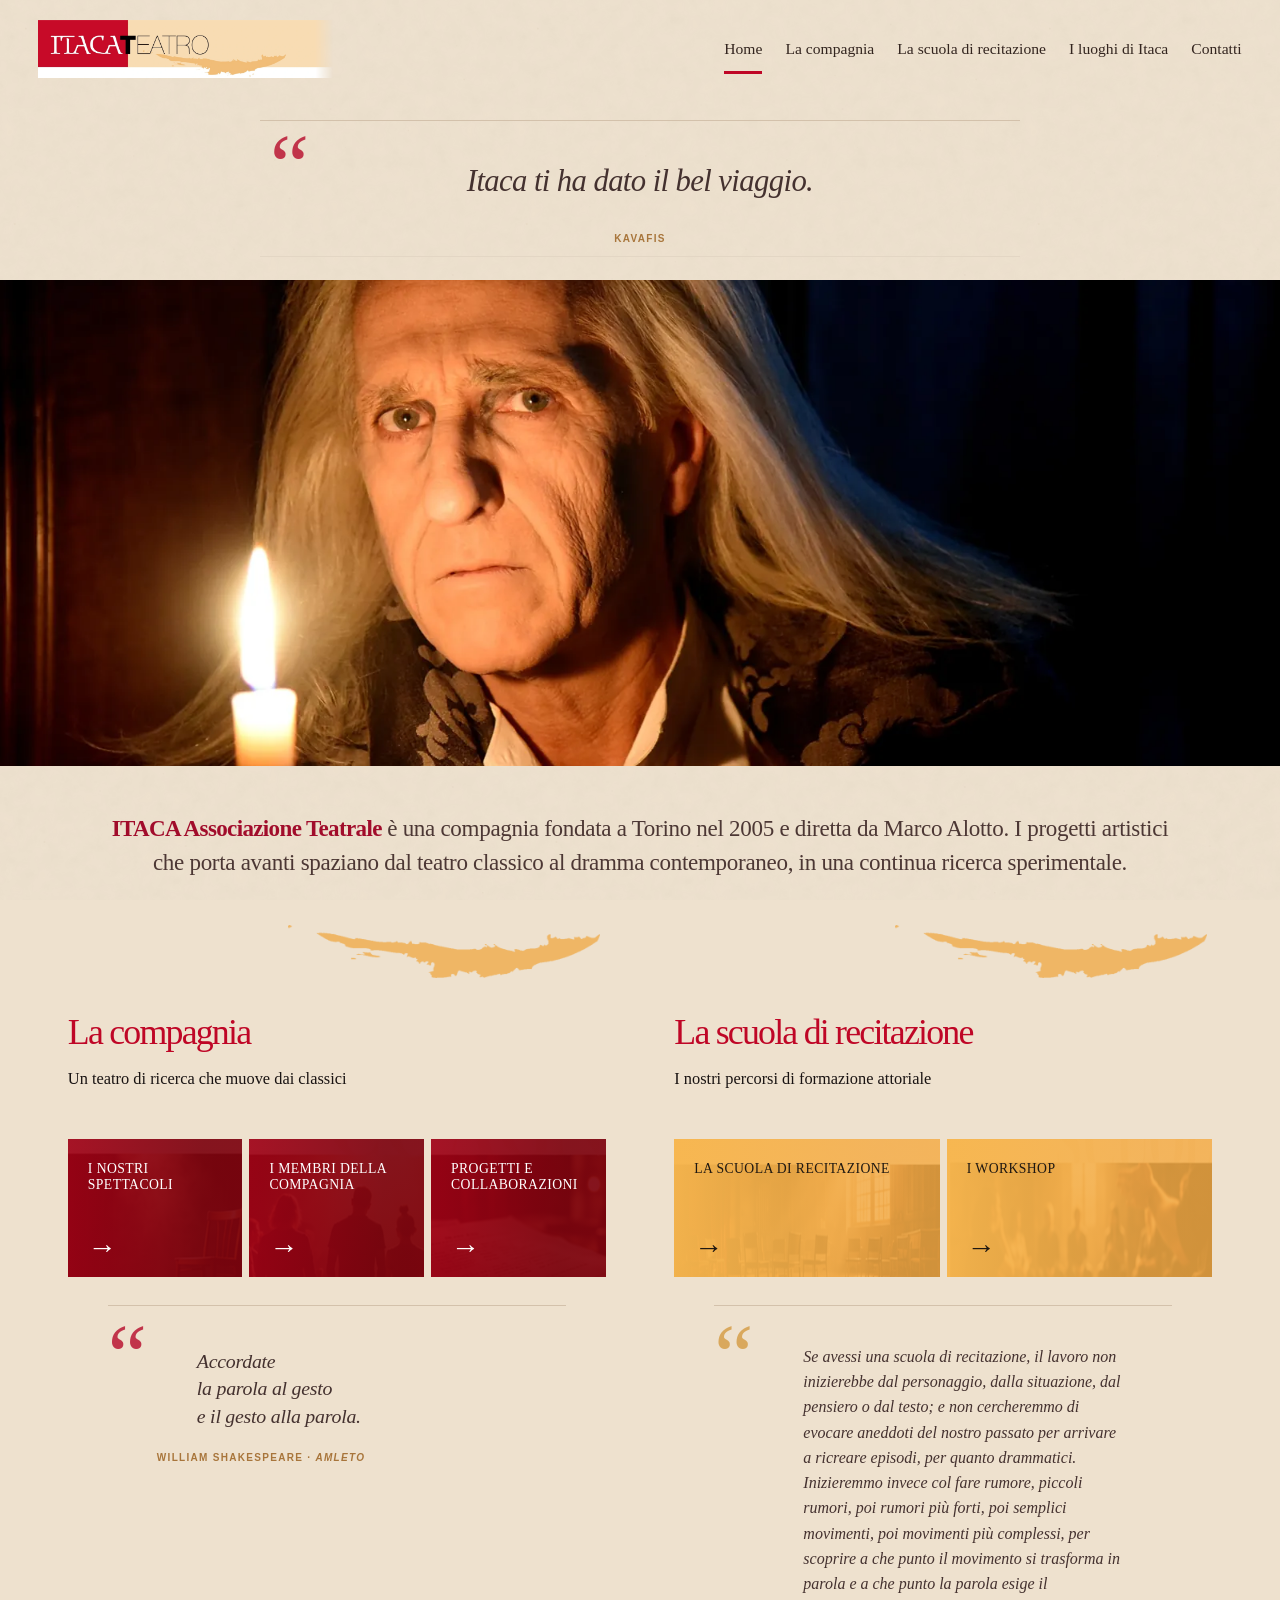
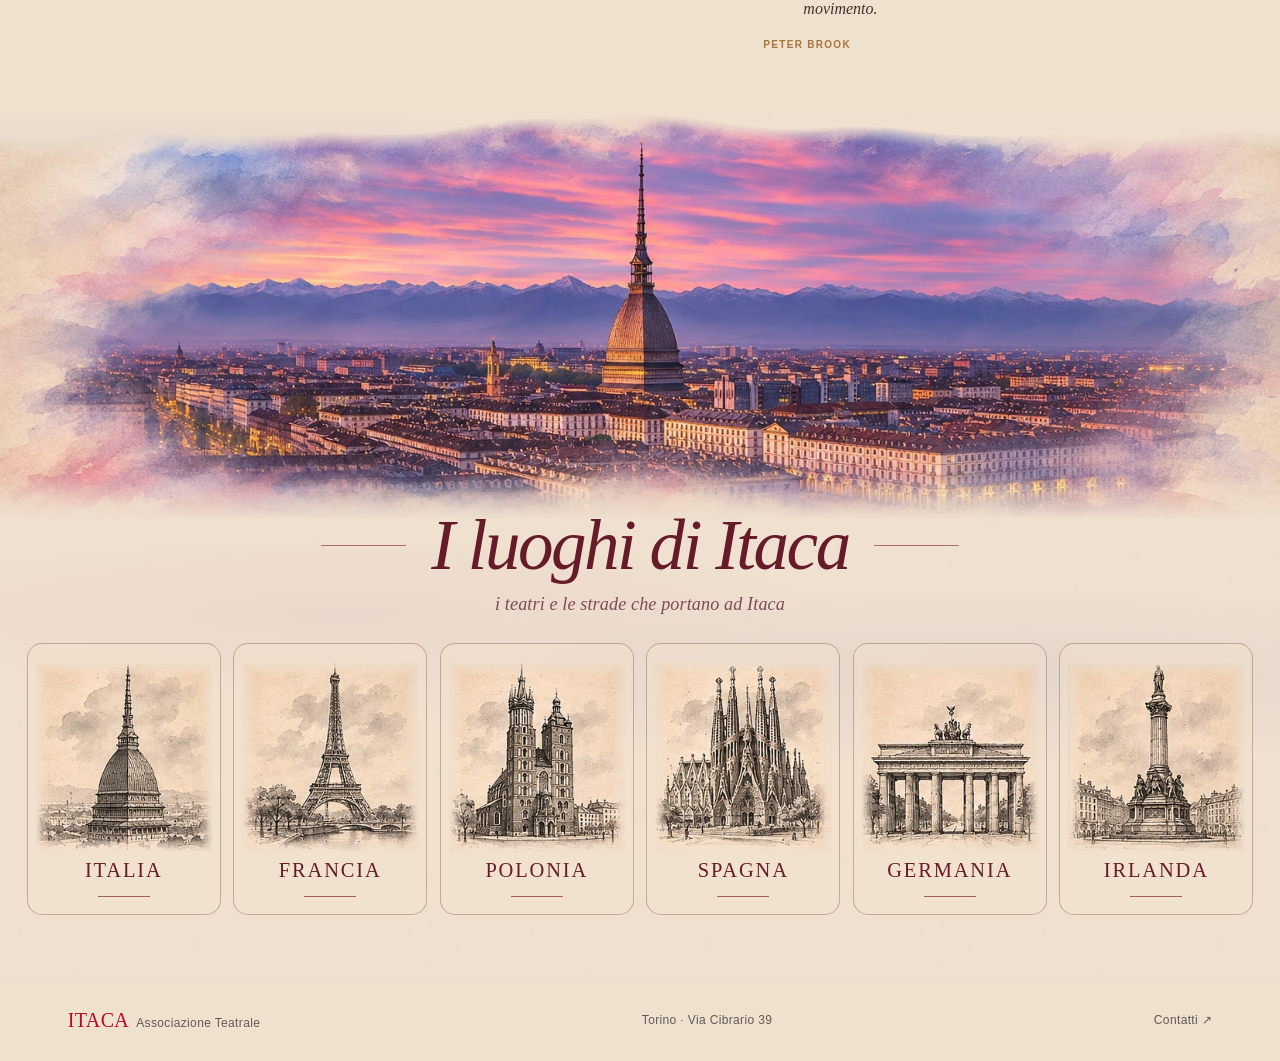
<file: index.html>
<!doctype html>
<html lang="it">
<head>
  <meta charset="utf-8" />
  <meta name="viewport" content="width=device-width, initial-scale=1" />
  <meta name="theme-color" content="#bd0929" />
  <meta name="description" content="ITACA Associazione Teatrale, fondata a Torino e diretta da Marco Alotto: spettacoli, ricerca teatrale, formazione attoriale e progetti culturali." />
  <meta property="og:locale" content="it_IT" />
  <meta property="og:title" content="ITACA Associazione Teatrale | Compagnia e scuola di recitazione a Torino" />
  <meta property="og:description" content="ITACA Associazione Teatrale, fondata a Torino e diretta da Marco Alotto: spettacoli, ricerca teatrale, formazione attoriale e progetti culturali." />
  <title>ITACA Associazione Teatrale | Compagnia e scuola di recitazione a Torino</title>
  <link rel="canonical" href="https://itacateatro.github.io/" />
  <meta property="og:url" content="https://itacateatro.github.io/" />
  <meta property="og:type" content="website" />
  <script type="application/ld+json">{"@context":"https://schema.org","@type":"PerformingGroup","@id":"https://itacateatro.github.io/#compagnia","name":"ITACA Associazione Teatrale","url":"https://itacateatro.github.io/","logo":"https://itacateatro.github.io/assets/logo-itaca-ufficiale.webp","description":"ITACA Associazione Teatrale, fondata a Torino e diretta da Marco Alotto: spettacoli, ricerca teatrale, formazione attoriale e progetti culturali.","address":{"@type":"PostalAddress","streetAddress":"Via Cibrario 39","addressLocality":"Torino","addressCountry":"IT"}}</script>
  <link rel="stylesheet" href="styles.css?v=kavafis-senza-righe-20261106" />
  <link rel="stylesheet" href="itaca-atelier-v3.css?v=20261105-riferimento2" />
  <style>
    /* Kavafis: ripristino righe e carattere più piccolo — 2026-11-06 */
    body[data-page="index"] main > .landing-quote-kavafis {
      border-top: 1px solid #d3c1ab;
      border-bottom: 1px solid #e3d6c4;
      margin: clamp(14px, 1.7vw, 23px) auto clamp(14px, 1.8vw, 23px);
      padding: 12px 34px 10px;
    }
    body[data-page="index"] main > .landing-quote-kavafis blockquote {
      font-size: clamp(23px, 2.4vw, 35px);
    }
    @media (max-width:600px) {
      body[data-page="index"] main > .landing-quote-kavafis {
        margin: 13px auto 14px;
        padding: 12px 27px 10px;
      }
      body[data-page="index"] main > .landing-quote-kavafis blockquote {
        font-size: clamp(22px, 5.4vw, 30px);
      }
    }
  </style>
  <link rel="icon" type="image/svg+xml" href="assets/favicon.svg" />
</head>
<body data-page="index">
<a href="#contenuto" class="skip-link">Vai al contenuto</a>
<header class="site-header">
  <a class="brand" href="index.html" aria-label="ITACA Teatro, torna alla Home"><img src="assets/logo-itaca-ufficiale.webp" alt="ITACA TEATRO – logo ufficiale" /></a>
  <button class="mobile-menu-btn" type="button" aria-label="Apri il menu" aria-expanded="false" aria-controls="main-nav"><span></span><span></span><span></span></button>
  <nav class="main-nav" id="main-nav" aria-label="Navigazione principale">
    <a class="main-link active" aria-current="page" href="index.html">Home</a>
    <div class="nav-group">
      <a class="main-link "  href="compagnia.html">La compagnia</a>
      <button type="button" class="submenu-toggle" aria-label="Mostra le pagine della Compagnia" aria-expanded="false">⌄</button>
      <div class="submenu"><a href="spettacoli.html">I nostri spettacoli</a><a href="membri.html">I membri della compagnia</a><a href="progetti.html">Progetti e collaborazioni</a></div>
    </div>
    <div class="nav-group">
      <a class="main-link "  href="scuola.html">La scuola di recitazione</a>
      <button type="button" class="submenu-toggle" aria-label="Mostra le pagine della Scuola" aria-expanded="false">⌄</button>
      <div class="submenu"><a href="formazione.html">La scuola di recitazione</a><a href="workshop.html">I workshop</a></div>
    </div>
    <a class="main-link " href="luoghi.html">I luoghi di Itaca</a>
    <a class="main-link "  href="contatti.html">Contatti</a>
  </nav>
</header>
<main id="contenuto">
<figure class="landing-quote landing-quote-kavafis"><blockquote><span class="kavafis-line">Itaca ti ha dato</span> <span class="kavafis-line">il bel viaggio.</span></blockquote><figcaption>Kavafis</figcaption></figure>

<section class="hero-home" aria-label="Fotografie degli spettacoli di ITACA"><div class="hero-media" aria-hidden="true">
  <img class="hero-slide is-active" src="assets/itaca-slider-01.webp" alt="" decoding="async" loading="eager" fetchpriority="high" style="--focus-desktop:52% 40%;--focus-landscape:53% 41%;--focus-portrait:53% 42%" />
  <img class="hero-slide" src="assets/itaca-slider-02.webp" alt="" decoding="async" loading="eager" style="--focus-desktop:50% 39%;--focus-landscape:50% 37%;--focus-portrait:57% 35%" />
  <img class="hero-slide" src="assets/itaca-slider-03.webp" alt="" decoding="async" loading="eager" style="--focus-desktop:50% 38%;--focus-landscape:50% 36%;--focus-portrait:55% 38%" />
  <img class="hero-slide" src="assets/itaca-slider-04.webp" alt="" decoding="async" loading="eager" style="--focus-desktop:57% 40%;--focus-landscape:57% 38%;--focus-portrait:57% 37%" />
  <img class="hero-slide" src="assets/itaca-slider-05.webp" alt="" decoding="async" loading="eager" style="--focus-desktop:50% 48%;--focus-landscape:50% 48%;--focus-portrait:50% 50%" />
  <img class="hero-slide" src="assets/itaca-slider-06.webp" alt="" decoding="async" loading="eager" style="--focus-desktop:51% 42%;--focus-landscape:51% 40%;--focus-portrait:54% 42%" />
  <img class="hero-slide" src="assets/itaca-slider-07.webp" alt="" decoding="async" loading="eager" style="--focus-desktop:51% 42%;--focus-landscape:51% 40%;--focus-portrait:51% 42%" />
</div></section>

<section class="landing-sections" aria-label="Esplora ITACA"><div class="landing-inner">
  <section class="home-introduction" aria-label="Presentazione della compagnia">
  <div class="home-introduction-inner">
    <div class="home-introduction-copy"><h1>ITACA Associazione Teatrale</h1> <p>è una compagnia fondata a Torino nel 2005 e diretta da Marco Alotto. I progetti artistici che porta avanti spaziano dal teatro classico al dramma contemporaneo, in una continua ricerca sperimentale.</p></div>
  </div>
</section>
  <section class="landing-column landing-company" aria-labelledby="company-home-heading"><img src="assets/sagoma-itaca.png" class="decor-island" alt="" aria-hidden="true"/><h2 id="company-home-heading">La compagnia</h2><p class="landing-desc">Un teatro di ricerca che muove dai classici</p><div class="tile-grid three"><a class="tile red" href="spettacoli.html"><img src="assets/spettacoli.webp" alt="" loading="lazy" /><span class="tile-label">I nostri spettacoli</span><span class="tile-arrow" aria-hidden="true">→</span></a><a class="tile red" href="membri.html"><img src="assets/membri.webp" alt="" loading="lazy" /><span class="tile-label">I membri della compagnia</span><span class="tile-arrow" aria-hidden="true">→</span></a><a class="tile red" href="progetti.html"><img src="assets/progetti.webp" alt="" loading="lazy" /><span class="tile-label">Progetti e collaborazioni</span><span class="tile-arrow" aria-hidden="true">→</span></a></div><figure class="landing-quote landing-quote-company"><blockquote><span class="hamlet-line">Accordate</span><span class="hamlet-line">la parola al gesto</span><span class="hamlet-line">e il gesto alla parola.</span></blockquote><figcaption>William Shakespeare · <cite>Amleto</cite></figcaption></figure></section>
  <section class="landing-column landing-school" aria-labelledby="school-home-heading"><img src="assets/sagoma-itaca.png" class="decor-island" alt="" aria-hidden="true"/><h2 id="school-home-heading">La scuola di recitazione</h2><p class="landing-desc">I nostri percorsi di formazione attoriale</p><div class="tile-grid two"><a class="tile yellow" href="formazione.html"><img src="assets/scuola.webp" alt="" loading="lazy" /><span class="tile-label">La scuola di recitazione</span><span class="tile-arrow" aria-hidden="true">→</span></a><a class="tile yellow" href="workshop.html"><img src="assets/workshop.webp" alt="" loading="lazy" /><span class="tile-label">I workshop</span><span class="tile-arrow" aria-hidden="true">→</span></a></div><figure class="landing-quote landing-quote-school"><blockquote>Se avessi una scuola di recitazione, il lavoro non inizierebbe dal personaggio, dalla situazione, dal pensiero o dal testo; e non cercheremmo di evocare aneddoti del nostro passato per arrivare a ricreare episodi, per quanto drammatici. Inizieremmo invece col fare rumore, piccoli rumori, poi rumori più forti, poi semplici movimenti, poi movimenti più complessi, per scoprire a che punto il movimento si trasforma in parola e a che punto la parola esige il movimento.</blockquote><figcaption>Peter Brook</figcaption></figure></section>

</div></section>
<section class="itaca-paint-places" aria-labelledby="itaca-paint-title">
  <div class="itaca-paint-landscape" aria-hidden="true"><img src="assets/itaca-panorama-riferimento-20261105.webp" width="1536" height="488" alt="" loading="lazy" decoding="async" /></div>
  <div class="itaca-paint-copy">
    <div class="itaca-paint-heading"><h2 id="itaca-paint-title">I luoghi di Itaca</h2></div>
    <p class="itaca-paint-subtitle">i teatri e le strade che portano ad Itaca</p>
    <nav class="itaca-paint-countries" aria-label="Esplora i paesi di Itaca">
      <a class="itaca-paint-card" href="luoghi.html#italia" aria-label="Esplora Italia"><img src="assets/itaca-incisione-italia-20261105.webp" width="460" height="492" alt="" loading="lazy" decoding="async" /><span class="itaca-paint-card-label">Italia</span><span class="itaca-paint-card-mark" aria-hidden="true"></span></a>
      <a class="itaca-paint-card" href="luoghi.html#francia" aria-label="Esplora Francia"><img src="assets/itaca-incisione-francia-20261105.webp" width="460" height="492" alt="" loading="lazy" decoding="async" /><span class="itaca-paint-card-label">Francia</span><span class="itaca-paint-card-mark" aria-hidden="true"></span></a>
      <a class="itaca-paint-card" href="luoghi.html#polonia" aria-label="Esplora Polonia"><img src="assets/itaca-incisione-polonia-20261105.webp" width="460" height="492" alt="" loading="lazy" decoding="async" /><span class="itaca-paint-card-label">Polonia</span><span class="itaca-paint-card-mark" aria-hidden="true"></span></a>
      <a class="itaca-paint-card" href="luoghi.html#spagna" aria-label="Esplora Spagna"><img src="assets/itaca-incisione-spagna-20261105.webp" width="460" height="492" alt="" loading="lazy" decoding="async" /><span class="itaca-paint-card-label">Spagna</span><span class="itaca-paint-card-mark" aria-hidden="true"></span></a>
      <a class="itaca-paint-card" href="luoghi.html#germania" aria-label="Esplora Germania"><img src="assets/itaca-incisione-germania-20261105.webp" width="460" height="492" alt="" loading="lazy" decoding="async" /><span class="itaca-paint-card-label">Germania</span><span class="itaca-paint-card-mark" aria-hidden="true"></span></a>
      <a class="itaca-paint-card" href="luoghi.html#irlanda" aria-label="Esplora Irlanda"><img src="assets/itaca-incisione-irlanda-20261105.webp" width="460" height="492" alt="" loading="lazy" decoding="async" /><span class="itaca-paint-card-label">Irlanda</span><span class="itaca-paint-card-mark" aria-hidden="true"></span></a>
    </nav>
  </div>
</section></main>
<footer class="site-footer"><div class="footer-inner"><div><span class="footer-brand">ITACA</span> <span>Associazione Teatrale</span></div><div>Torino · Via Cibrario 39</div><a href="contatti.html">Contatti <span aria-hidden="true">↗</span></a></div></footer>
<script src="site.js?v=itaca-gallery-20261102" defer></script>
</body></html>
</file>
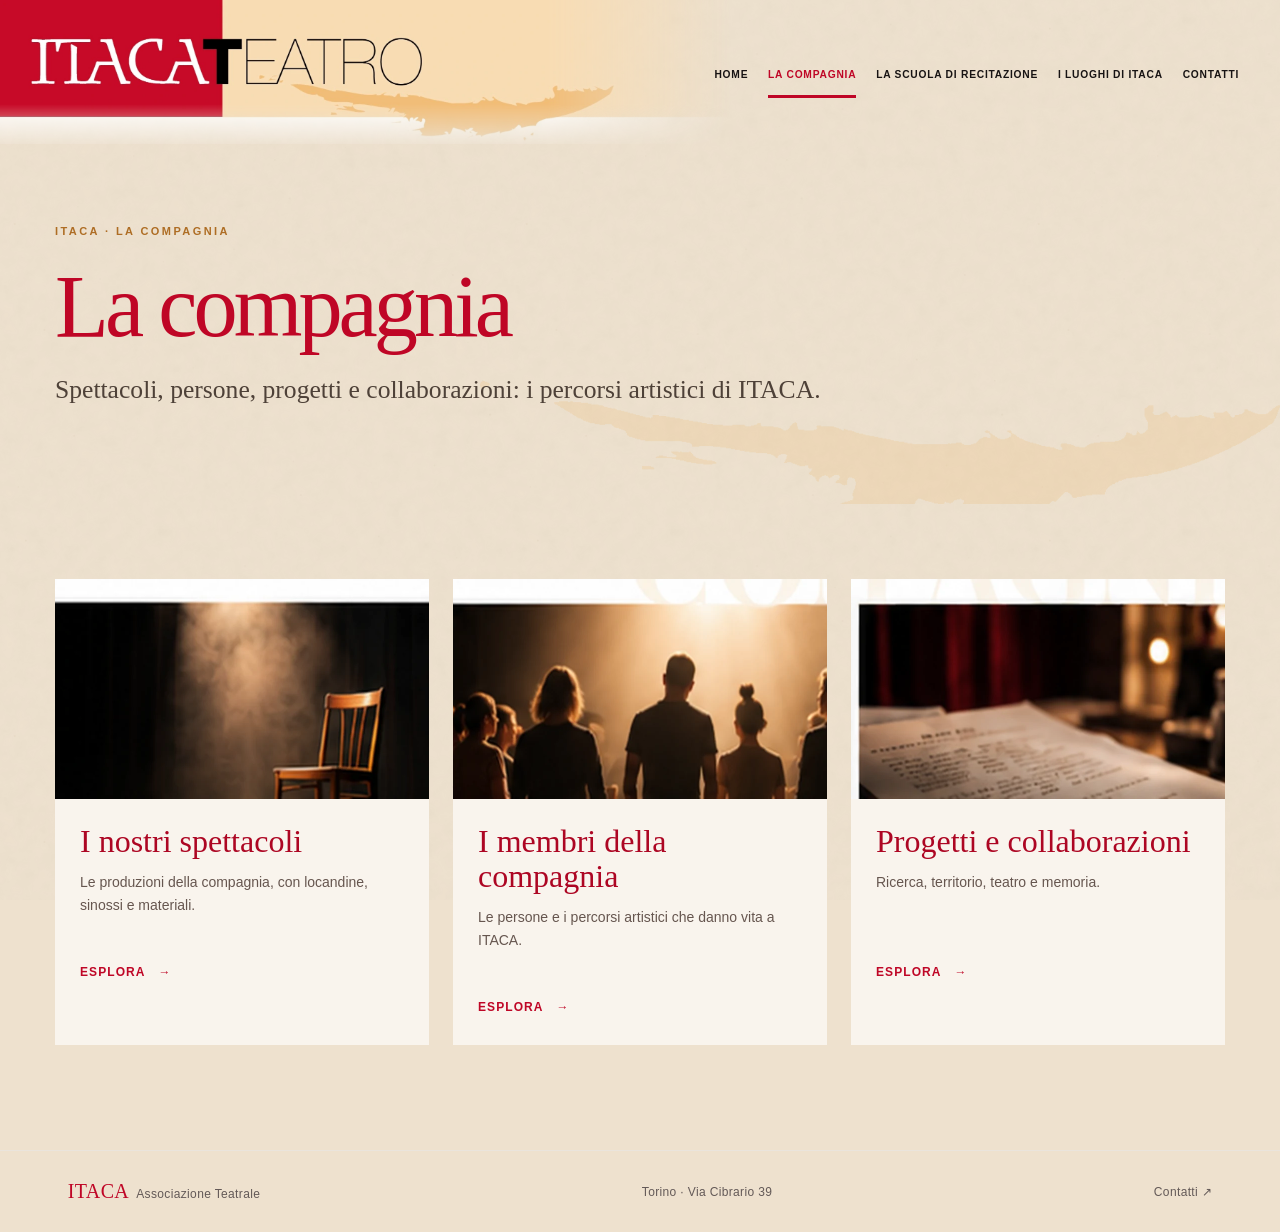
<file: compagnia.html>
<!doctype html>
<html lang="it">
<head>
  <meta charset="utf-8" />
  <meta name="viewport" content="width=device-width, initial-scale=1" />
  <meta name="theme-color" content="#bd0929" />
  <meta name="description" content="Conosci ITACA, compagnia teatrale torinese diretta da Marco Alotto: teatro classico, dramma contemporaneo, ricerca, spettacoli e memoria." />
  <meta property="og:locale" content="it_IT" />
  <meta property="og:title" content="La compagnia teatrale | ITACA Associazione Teatrale Torino" />
  <meta property="og:description" content="Conosci ITACA, compagnia teatrale torinese diretta da Marco Alotto: teatro classico, dramma contemporaneo, ricerca, spettacoli e memoria." />
  <title>La compagnia teatrale | ITACA Associazione Teatrale Torino</title>
  <link rel="canonical" href="https://itacateatro.github.io/compagnia.html" />
  <meta property="og:url" content="https://itacateatro.github.io/compagnia.html" />
  <meta property="og:type" content="website" />
  <link rel="stylesheet" href="styles.css?v=torino-profilo-20261105" />
  <link rel="icon" type="image/svg+xml" href="assets/favicon.svg" />
</head>
<body data-page="compagnia">
<a href="#contenuto" class="skip-link">Vai al contenuto</a>
<header class="site-header">
  <a class="brand" href="index.html" aria-label="ITACA Teatro, torna alla Home"><img src="assets/logo-itaca-ufficiale.webp" alt="ITACA TEATRO – logo ufficiale" /></a>
  <button class="mobile-menu-btn" type="button" aria-label="Apri il menu" aria-expanded="false" aria-controls="main-nav"><span></span><span></span><span></span></button>
  <nav class="main-nav" id="main-nav" aria-label="Navigazione principale">
    <a class="main-link "  href="index.html">Home</a>
    <div class="nav-group">
      <a class="main-link active" aria-current="page" href="compagnia.html">La compagnia</a>
      <button type="button" class="submenu-toggle" aria-label="Mostra le pagine della Compagnia" aria-expanded="false">⌄</button>
      <div class="submenu"><a href="spettacoli.html">I nostri spettacoli</a><a href="membri.html">I membri della compagnia</a><a href="progetti.html">Progetti e collaborazioni</a></div>
    </div>
    <div class="nav-group">
      <a class="main-link "  href="scuola.html">La scuola di recitazione</a>
      <button type="button" class="submenu-toggle" aria-label="Mostra le pagine della Scuola" aria-expanded="false">⌄</button>
      <div class="submenu"><a href="formazione.html">La scuola di recitazione</a><a href="workshop.html">I workshop</a></div>
    </div>
    <a class="main-link " href="luoghi.html">I luoghi di Itaca</a>
    <a class="main-link "  href="contatti.html">Contatti</a>
  </nav>
</header>
<main id="contenuto"><section class="page-heading"><div class="page-container"><p class="eyebrow">ITACA · La compagnia</p><h1>La compagnia</h1><p class="page-intro">Spettacoli, persone, progetti e collaborazioni: i percorsi artistici di ITACA.</p></div></section><section class="page-content"><div class="page-container"><div class="feature-grid"><a class="feature-card" href="spettacoli.html"><div class="feature-image"><img src="assets/spettacoli.webp" alt="" loading="lazy" /></div><div class="feature-copy"><h2>I nostri spettacoli</h2><p>Le produzioni della compagnia, con locandine, sinossi e materiali.</p><span class="read-more">Esplora <span aria-hidden="true">→</span></span></div></a><a class="feature-card" href="membri.html"><div class="feature-image"><img src="assets/membri.webp" alt="" loading="lazy" /></div><div class="feature-copy"><h2>I membri della compagnia</h2><p>Le persone e i percorsi artistici che danno vita a ITACA.</p><span class="read-more">Esplora <span aria-hidden="true">→</span></span></div></a><a class="feature-card" href="progetti.html"><div class="feature-image"><img src="assets/progetti.webp" alt="" loading="lazy" /></div><div class="feature-copy"><h2>Progetti e collaborazioni</h2><p>Ricerca, territorio, teatro e memoria.</p><span class="read-more">Esplora <span aria-hidden="true">→</span></span></div></a></div>
        </div></section></main>
<footer class="site-footer"><div class="footer-inner"><div><span class="footer-brand">ITACA</span> <span>Associazione Teatrale</span></div><div>Torino · Via Cibrario 39</div><a href="contatti.html">Contatti <span aria-hidden="true">↗</span></a></div></footer>
<script src="site.js?v=mobile-accordion-2" defer></script>
</body></html>
</file>
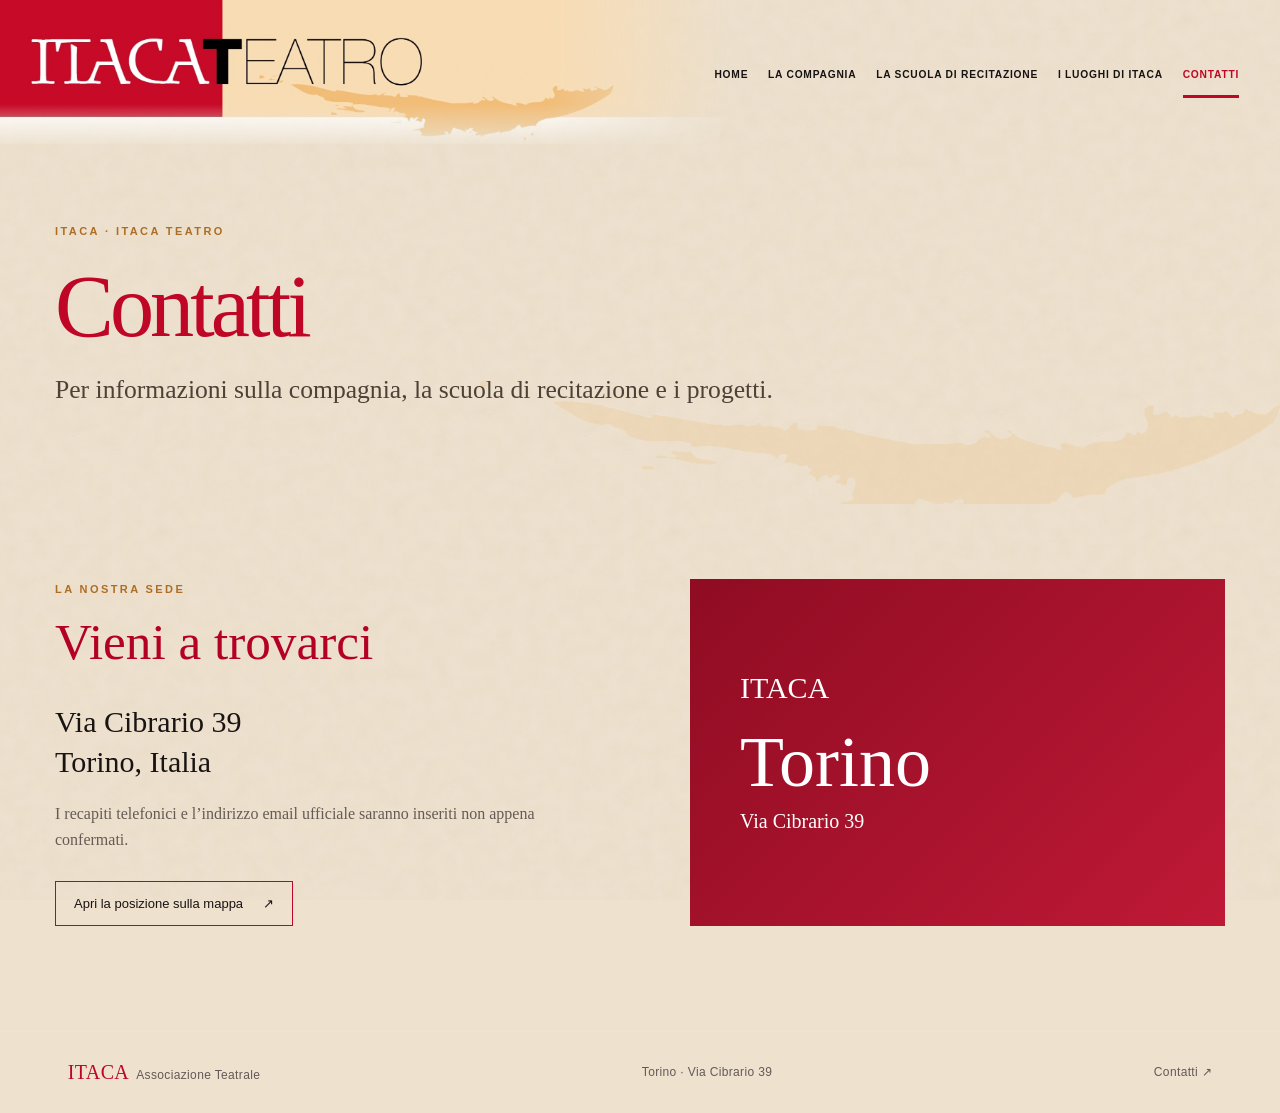
<file: contatti.html>
<!doctype html>
<html lang="it">
<head>
  <meta charset="utf-8" />
  <meta name="viewport" content="width=device-width, initial-scale=1" />
  <meta name="theme-color" content="#bd0929" />
  <meta name="description" content="Contatta ITACA Associazione Teatrale: la sede della compagnia e della scuola di recitazione si trova in Via Cibrario 39 a Torino." />
  <meta property="og:locale" content="it_IT" />
  <meta property="og:title" content="Contatti e sede a Torino | ITACA Associazione Teatrale" />
  <meta property="og:description" content="Contatta ITACA Associazione Teatrale: la sede della compagnia e della scuola di recitazione si trova in Via Cibrario 39 a Torino." />
  <title>Contatti e sede a Torino | ITACA Associazione Teatrale</title>
  <link rel="canonical" href="https://itacateatro.github.io/contatti.html" />
  <meta property="og:url" content="https://itacateatro.github.io/contatti.html" />
  <meta property="og:type" content="website" />
  <link rel="stylesheet" href="styles.css?v=torino-profilo-20261105" />
  <link rel="icon" type="image/svg+xml" href="assets/favicon.svg" />
</head>
<body data-page="contatti">
<a href="#contenuto" class="skip-link">Vai al contenuto</a>
<header class="site-header">
  <a class="brand" href="index.html" aria-label="ITACA Teatro, torna alla Home"><img src="assets/logo-itaca-ufficiale.webp" alt="ITACA TEATRO – logo ufficiale" /></a>
  <button class="mobile-menu-btn" type="button" aria-label="Apri il menu" aria-expanded="false" aria-controls="main-nav"><span></span><span></span><span></span></button>
  <nav class="main-nav" id="main-nav" aria-label="Navigazione principale">
    <a class="main-link "  href="index.html">Home</a>
    <div class="nav-group">
      <a class="main-link "  href="compagnia.html">La compagnia</a>
      <button type="button" class="submenu-toggle" aria-label="Mostra le pagine della Compagnia" aria-expanded="false">⌄</button>
      <div class="submenu"><a href="spettacoli.html">I nostri spettacoli</a><a href="membri.html">I membri della compagnia</a><a href="progetti.html">Progetti e collaborazioni</a></div>
    </div>
    <div class="nav-group">
      <a class="main-link "  href="scuola.html">La scuola di recitazione</a>
      <button type="button" class="submenu-toggle" aria-label="Mostra le pagine della Scuola" aria-expanded="false">⌄</button>
      <div class="submenu"><a href="formazione.html">La scuola di recitazione</a><a href="workshop.html">I workshop</a></div>
    </div>
    <a class="main-link " href="luoghi.html">I luoghi di Itaca</a>
    <a class="main-link active" aria-current="page" href="contatti.html">Contatti</a>
  </nav>
</header>
<main id="contenuto"><section class="page-heading"><div class="page-container"><p class="eyebrow">ITACA · ITACA Teatro</p><h1>Contatti</h1><p class="page-intro">Per informazioni sulla compagnia, la scuola di recitazione e i progetti.</p></div></section><section class="page-content"><div class="page-container contact-layout"><div><span class="eyebrow">La nostra sede</span><h2>Vieni a trovarci</h2><address>Via Cibrario 39<br>Torino, Italia</address><p class="contact-help">I recapiti telefonici e l’indirizzo email ufficiale saranno inseriti non appena confermati.</p><a class="outline-dark" href="https://www.google.com/maps/search/?api=1&amp;query=Via+Cibrario+39+Torino" rel="noopener noreferrer" target="_blank">Apri la posizione sulla mappa <span aria-hidden="true">↗</span></a></div><div class="location-panel"><span>ITACA</span><strong>Torino</strong><p>Via Cibrario 39</p></div></div></section></main>
<footer class="site-footer"><div class="footer-inner"><div><span class="footer-brand">ITACA</span> <span>Associazione Teatrale</span></div><div>Torino · Via Cibrario 39</div><a href="contatti.html">Contatti <span aria-hidden="true">↗</span></a></div></footer>
<script src="site.js?v=mobile-accordion-2" defer></script>
</body></html>
</file>
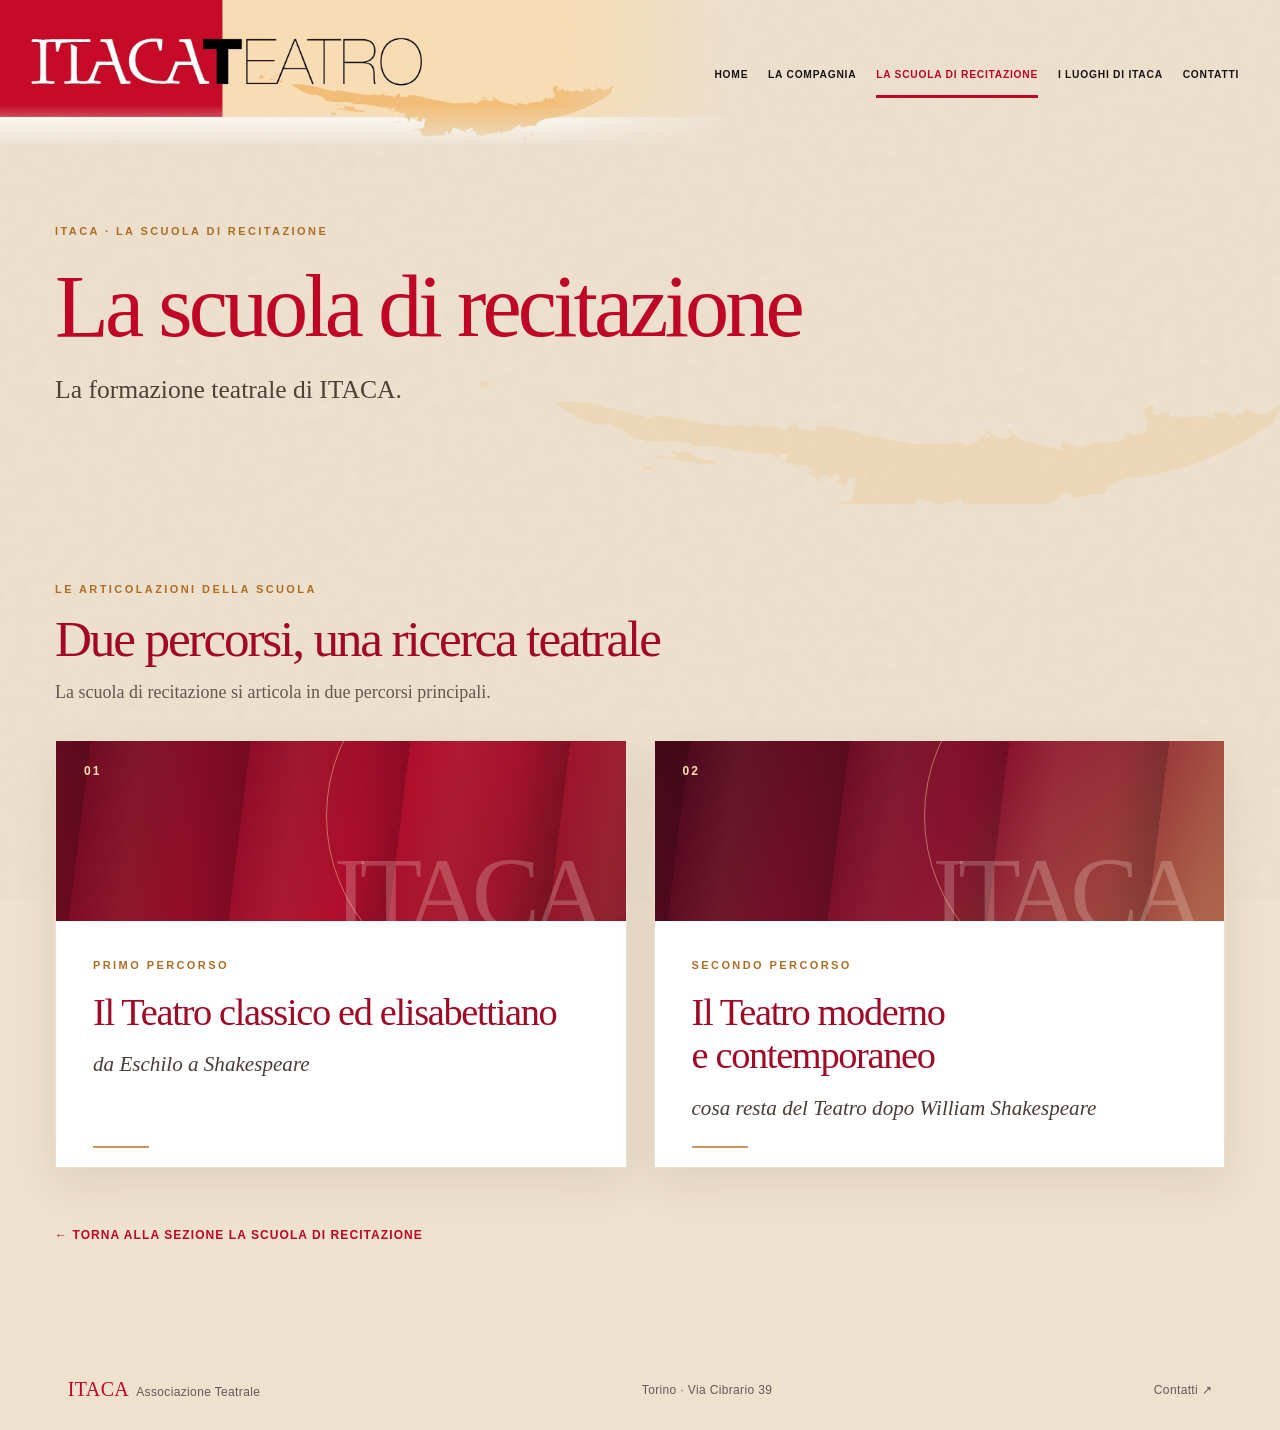
<file: formazione.html>
<!doctype html>
<html lang="it">
<head>
  <meta charset="utf-8" />
  <meta name="viewport" content="width=device-width, initial-scale=1" />
  <meta name="theme-color" content="#bd0929" />
  <meta name="description" content="La scuola di recitazione ITACA: Teatro classico ed elisabettiano da Eschilo a Shakespeare e Teatro moderno e contemporaneo." />
  <meta property="og:locale" content="it_IT" />
  <meta property="og:title" content="Formazione attoriale a Torino | ITACA Teatro" />
  <meta property="og:description" content="Lo spazio dedicato ai percorsi formativi e alle attività della scuola di recitazione di ITACA Associazione Teatrale a Torino." />
  <title>Formazione attoriale a Torino | ITACA Teatro</title>
  <link rel="canonical" href="https://itacateatro.github.io/formazione.html" />
  <meta property="og:url" content="https://itacateatro.github.io/formazione.html" />
  <meta property="og:type" content="website" />
  <link rel="stylesheet" href="styles.css?v=torino-profilo-20261105" />
  <link rel="icon" type="image/svg+xml" href="assets/favicon.svg" />
</head>
<body data-page="formazione">
<a href="#contenuto" class="skip-link">Vai al contenuto</a>
<header class="site-header">
  <a class="brand" href="index.html" aria-label="ITACA Teatro, torna alla Home"><img src="assets/logo-itaca-ufficiale.webp" alt="ITACA TEATRO – logo ufficiale" /></a>
  <button class="mobile-menu-btn" type="button" aria-label="Apri il menu" aria-expanded="false" aria-controls="main-nav"><span></span><span></span><span></span></button>
  <nav class="main-nav" id="main-nav" aria-label="Navigazione principale">
    <a class="main-link "  href="index.html">Home</a>
    <div class="nav-group">
      <a class="main-link "  href="compagnia.html">La compagnia</a>
      <button type="button" class="submenu-toggle" aria-label="Mostra le pagine della Compagnia" aria-expanded="false">⌄</button>
      <div class="submenu"><a href="spettacoli.html">I nostri spettacoli</a><a href="membri.html">I membri della compagnia</a><a href="progetti.html">Progetti e collaborazioni</a></div>
    </div>
    <div class="nav-group">
      <a class="main-link active"  href="scuola.html">La scuola di recitazione</a>
      <button type="button" class="submenu-toggle" aria-label="Mostra le pagine della Scuola" aria-expanded="false">⌄</button>
      <div class="submenu"><a href="formazione.html">La scuola di recitazione</a><a href="workshop.html">I workshop</a></div>
    </div>
    <a class="main-link " href="luoghi.html">I luoghi di Itaca</a>
    <a class="main-link "  href="contatti.html">Contatti</a>
  </nav>
</header>
<main id="contenuto"><section class="page-heading"><div class="page-container"><p class="eyebrow">ITACA · La scuola di recitazione</p><h1>La scuola di recitazione</h1><p class="page-intro">La formazione teatrale di ITACA.</p></div></section><section class="page-content itaca-detail-page"><div class="page-container">
  <div class="itaca-section-intro"><span class="eyebrow">Le articolazioni della scuola</span><h2>Due percorsi, una ricerca teatrale</h2><p>La scuola di recitazione si articola in due percorsi principali.</p></div>
  <div class="itaca-program-grid" aria-label="Articolazioni della scuola di recitazione">
    <article class="itaca-program-card"><div class="itaca-program-visual itaca-classic"><span class="itaca-visual-number">01</span><span class="itaca-visual-mark" aria-hidden="true">ITACA</span></div><div class="itaca-program-text"><span class="eyebrow">Primo percorso</span><h3>Il Teatro classico ed elisabettiano</h3><p class="itaca-program-subtitle">da Eschilo a Shakespeare</p><span class="itaca-gold-line" aria-hidden="true"></span></div></article>
    <article class="itaca-program-card"><div class="itaca-program-visual itaca-modern"><span class="itaca-visual-number">02</span><span class="itaca-visual-mark" aria-hidden="true">ITACA</span></div><div class="itaca-program-text"><span class="eyebrow">Secondo percorso</span><h3>Il Teatro moderno e contemporaneo</h3><p class="itaca-program-subtitle">cosa resta del Teatro dopo William Shakespeare</p><span class="itaca-gold-line" aria-hidden="true"></span></div></article>
  </div><a class="back-link" href="scuola.html">← Torna alla sezione La scuola di recitazione</a>
</div></section></main>
<footer class="site-footer"><div class="footer-inner"><div><span class="footer-brand">ITACA</span> <span>Associazione Teatrale</span></div><div>Torino · Via Cibrario 39</div><a href="contatti.html">Contatti <span aria-hidden="true">↗</span></a></div></footer>
<script src="site.js?v=mobile-accordion-2" defer></script>
</body></html>
</file>
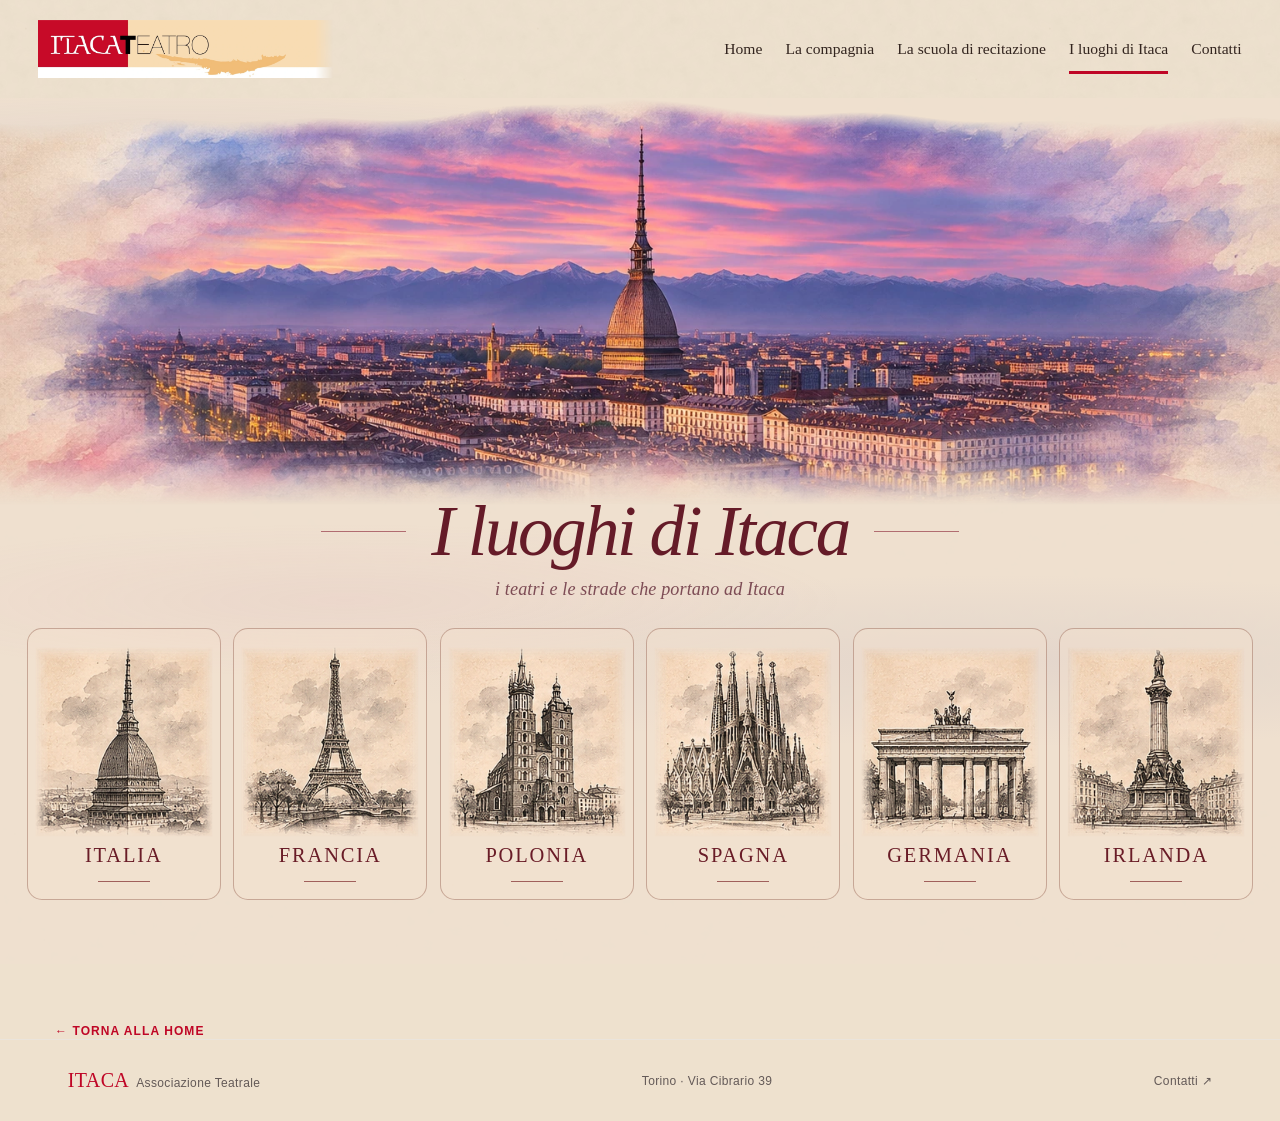
<file: luoghi.html>
<!doctype html>
<html lang="it">
<head>
  <meta charset="utf-8" />
  <meta name="viewport" content="width=device-width, initial-scale=1" />
  <meta name="theme-color" content="#bd0929" />
  <meta name="description" content="I luoghi di Itaca: teatri e spazi in Italia, Francia, Polonia, Spagna, Irlanda e Germania." />
  <meta property="og:locale" content="it_IT" />
  <meta property="og:title" content="I luoghi di Itaca | ITACA Associazione Teatrale" />
  <meta property="og:description" content="I luoghi di Itaca: teatri e spazi in Italia, Francia, Polonia, Spagna, Irlanda e Germania." />
  <title>I luoghi di Itaca | ITACA Associazione Teatrale</title>
  <link rel="canonical" href="https://itacateatro.github.io/luoghi.html" />
  <meta property="og:url" content="https://itacateatro.github.io/luoghi.html" />
  <meta property="og:type" content="website" />
  <link rel="stylesheet" href="styles.css?v=acquerello-incisioni-20261105" />
  <link rel="stylesheet" href="itaca-atelier-v3.css?v=20261105-riferimento2" />
  <link rel="icon" type="image/svg+xml" href="assets/favicon.svg" />
</head>
<body data-page="luoghi">
<a href="#contenuto" class="skip-link">Vai al contenuto</a>
<header class="site-header">
  <a class="brand" href="index.html" aria-label="ITACA Teatro, torna alla Home"><img src="assets/logo-itaca-ufficiale.webp" alt="ITACA TEATRO – logo ufficiale" /></a>
  <button class="mobile-menu-btn" type="button" aria-label="Apri il menu" aria-expanded="false" aria-controls="main-nav"><span></span><span></span><span></span></button>
  <nav class="main-nav" id="main-nav" aria-label="Navigazione principale">
    <a class="main-link "  href="index.html">Home</a>
    <div class="nav-group">
      <a class="main-link "  href="compagnia.html">La compagnia</a>
      <button type="button" class="submenu-toggle" aria-label="Mostra le pagine della Compagnia" aria-expanded="false">⌄</button>
      <div class="submenu"><a href="spettacoli.html">I nostri spettacoli</a><a href="membri.html">I membri della compagnia</a><a href="progetti.html">Progetti e collaborazioni</a></div>
    </div>
    <div class="nav-group">
      <a class="main-link "  href="scuola.html">La scuola di recitazione</a>
      <button type="button" class="submenu-toggle" aria-label="Mostra le pagine della Scuola" aria-expanded="false">⌄</button>
      <div class="submenu"><a href="formazione.html">La scuola di recitazione</a><a href="workshop.html">I workshop</a></div>
    </div>
    <a class="main-link active" aria-current="page" href="luoghi.html">I luoghi di Itaca</a>
    <a class="main-link " href="contatti.html">Contatti</a>
  </nav>
</header>
<main id="contenuto">
<section class="itaca-paint-places" aria-labelledby="itaca-paint-title">
  <div class="itaca-paint-landscape" aria-hidden="true"><img src="assets/itaca-panorama-riferimento-20261105.webp" width="1536" height="488" alt="" loading="lazy" decoding="async" /></div>
  <div class="itaca-paint-copy">
    <div class="itaca-paint-heading"><h1 id="itaca-paint-title">I luoghi di Itaca</h1></div>
    <p class="itaca-paint-subtitle">i teatri e le strade che portano ad Itaca</p>
    <nav class="itaca-paint-countries" aria-label="Esplora i paesi di Itaca">
      <a class="itaca-paint-card" id="italia" href="#italia" aria-label="Esplora Italia"><img src="assets/itaca-incisione-italia-20261105.webp" width="460" height="492" alt="" loading="lazy" decoding="async" /><span class="itaca-paint-card-label">Italia</span><span class="itaca-paint-card-mark" aria-hidden="true"></span></a>
      <a class="itaca-paint-card" id="francia" href="#francia" aria-label="Esplora Francia"><img src="assets/itaca-incisione-francia-20261105.webp" width="460" height="492" alt="" loading="lazy" decoding="async" /><span class="itaca-paint-card-label">Francia</span><span class="itaca-paint-card-mark" aria-hidden="true"></span></a>
      <a class="itaca-paint-card" id="polonia" href="#polonia" aria-label="Esplora Polonia"><img src="assets/itaca-incisione-polonia-20261105.webp" width="460" height="492" alt="" loading="lazy" decoding="async" /><span class="itaca-paint-card-label">Polonia</span><span class="itaca-paint-card-mark" aria-hidden="true"></span></a>
      <a class="itaca-paint-card" id="spagna" href="#spagna" aria-label="Esplora Spagna"><img src="assets/itaca-incisione-spagna-20261105.webp" width="460" height="492" alt="" loading="lazy" decoding="async" /><span class="itaca-paint-card-label">Spagna</span><span class="itaca-paint-card-mark" aria-hidden="true"></span></a>
      <a class="itaca-paint-card" id="germania" href="#germania" aria-label="Esplora Germania"><img src="assets/itaca-incisione-germania-20261105.webp" width="460" height="492" alt="" loading="lazy" decoding="async" /><span class="itaca-paint-card-label">Germania</span><span class="itaca-paint-card-mark" aria-hidden="true"></span></a>
      <a class="itaca-paint-card" id="irlanda" href="#irlanda" aria-label="Esplora Irlanda"><img src="assets/itaca-incisione-irlanda-20261105.webp" width="460" height="492" alt="" loading="lazy" decoding="async" /><span class="itaca-paint-card-label">Irlanda</span><span class="itaca-paint-card-mark" aria-hidden="true"></span></a>
    </nav>
  </div>
</section>
<div class="page-container itaca-paint-return"><a class="back-link" href="index.html">← Torna alla Home</a></div>
</main>
<footer class="site-footer"><div class="footer-inner"><div><span class="footer-brand">ITACA</span> <span>Associazione Teatrale</span></div><div>Torino · Via Cibrario 39</div><a href="contatti.html">Contatti <span aria-hidden="true">↗</span></a></div></footer>
<script src="site.js?v=mobile-accordion-2" defer></script>
</body></html>
</file>
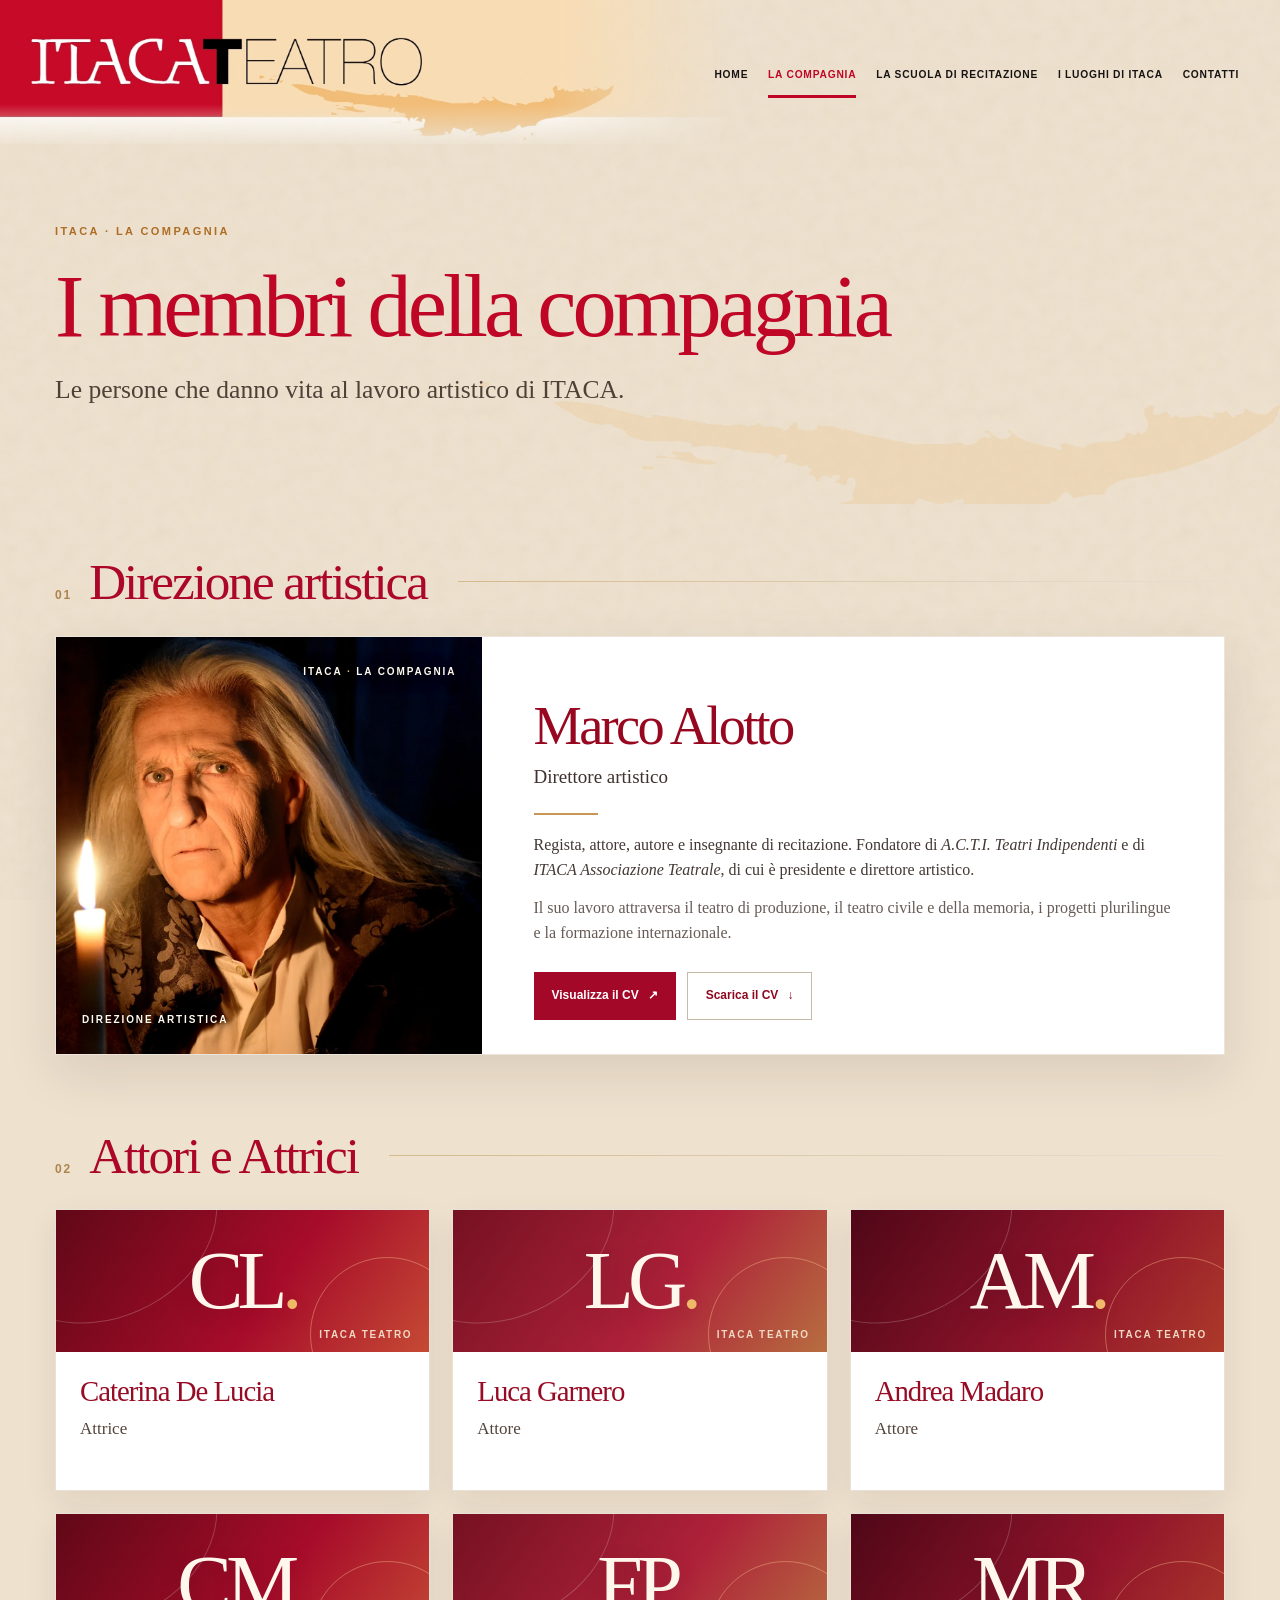
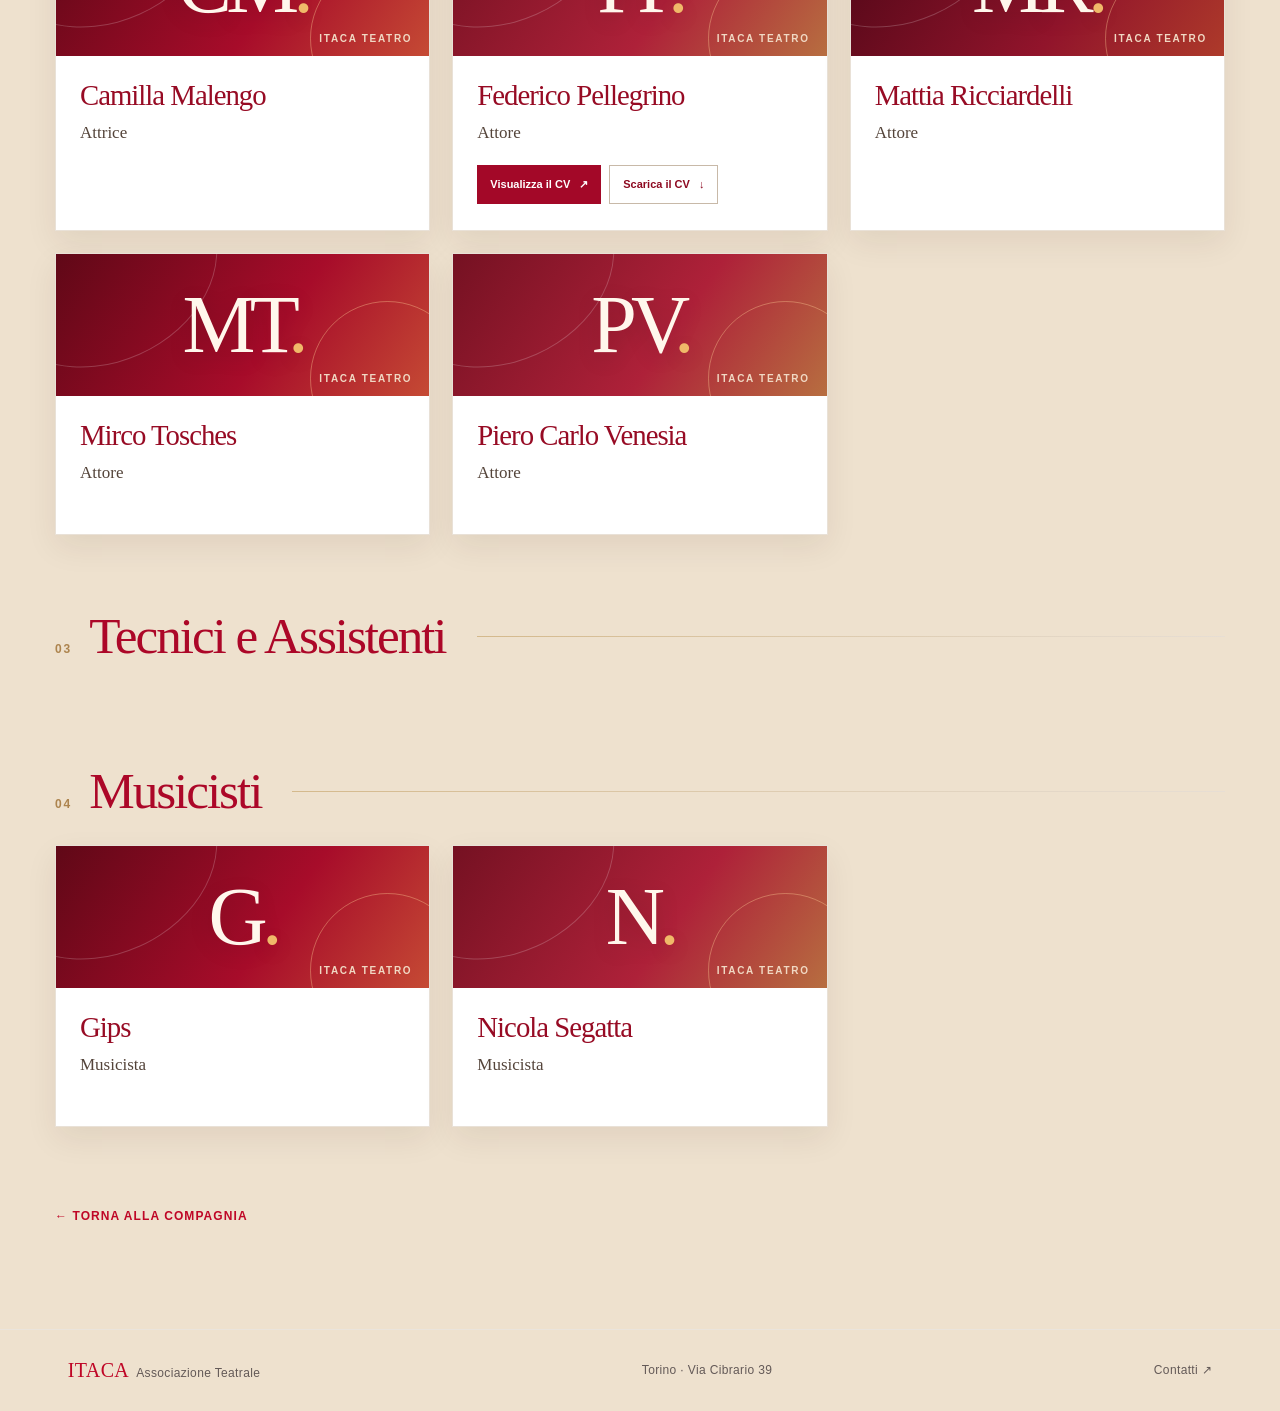
<file: membri.html>
<!doctype html>
<html lang="it">
<head>
  <meta charset="utf-8" />
  <meta name="viewport" content="width=device-width, initial-scale=1" />
  <meta name="theme-color" content="#bd0929" />
  <meta name="description" content="Incontra i membri di ITACA: Marco Alotto, direttore artistico, attori, tecnici, assistenti e musicisti della compagnia teatrale di Torino." />
  <meta property="og:locale" content="it_IT" />
  <meta property="og:title" content="Attori e membri della compagnia | ITACA Teatro Torino" />
  <meta property="og:description" content="Incontra i membri di ITACA: Marco Alotto, direttore artistico, attori, tecnici, assistenti e musicisti della compagnia teatrale di Torino." />
  <title>Attori e membri della compagnia | ITACA Teatro Torino</title>
  <link rel="canonical" href="https://itacateatro.github.io/membri.html" />
  <meta property="og:url" content="https://itacateatro.github.io/membri.html" />
  <meta property="og:type" content="website" />
  <link rel="stylesheet" href="styles.css?v=torino-profilo-20261105" />
  <link rel="icon" type="image/svg+xml" href="assets/favicon.svg" />
</head>
<body data-page="membri">
<a href="#contenuto" class="skip-link">Vai al contenuto</a>
<header class="site-header">
  <a class="brand" href="index.html" aria-label="ITACA Teatro, torna alla Home"><img src="assets/logo-itaca-ufficiale.webp" alt="ITACA TEATRO – logo ufficiale" /></a>
  <button class="mobile-menu-btn" type="button" aria-label="Apri il menu" aria-expanded="false" aria-controls="main-nav"><span></span><span></span><span></span></button>
  <nav class="main-nav" id="main-nav" aria-label="Navigazione principale">
    <a class="main-link "  href="index.html">Home</a>
    <div class="nav-group">
      <a class="main-link active"  href="compagnia.html">La compagnia</a>
      <button type="button" class="submenu-toggle" aria-label="Mostra le pagine della Compagnia" aria-expanded="false">⌄</button>
      <div class="submenu"><a href="spettacoli.html">I nostri spettacoli</a><a href="membri.html">I membri della compagnia</a><a href="progetti.html">Progetti e collaborazioni</a></div>
    </div>
    <div class="nav-group">
      <a class="main-link "  href="scuola.html">La scuola di recitazione</a>
      <button type="button" class="submenu-toggle" aria-label="Mostra le pagine della Scuola" aria-expanded="false">⌄</button>
      <div class="submenu"><a href="formazione.html">La scuola di recitazione</a><a href="workshop.html">I workshop</a></div>
    </div>
    <a class="main-link " href="luoghi.html">I luoghi di Itaca</a>
    <a class="main-link "  href="contatti.html">Contatti</a>
  </nav>
</header>
<main id="contenuto"><section class="page-heading"><div class="page-container"><p class="eyebrow">ITACA · La compagnia</p><h1>I membri della compagnia</h1><p class="page-intro">Le persone che danno vita al lavoro artistico di ITACA.</p></div></section><section class="page-content members-page"><div class="page-container">

<section class="team-section team-section-lead" id="direzione-artistica" aria-labelledby="direzione-artistica-title"><div class="team-section-head"><span class="team-section-index">01</span><h2 id="direzione-artistica-title">Direzione artistica</h2><span class="team-section-rule" aria-hidden="true"></span></div><div class="members-grid" aria-label="Direzione artistica"><article class="member-card member-card-marco" id="marco-alotto" aria-labelledby="marco-alotto-name"><div class="member-art" aria-label="Fotografia di scena dello spettacolo Canto di Natale"><img class="member-art-photo" src="assets/marco-alotto-canto-di-natale.webp" alt="Marco Alotto in scena, con una candela accesa" loading="lazy" decoding="async" /><span class="member-art-label">ITACA <span>·</span> La compagnia</span><span class="member-art-caption">Direzione artistica</span></div><div class="member-info"><h3 id="marco-alotto-name">Marco Alotto</h3><p class="member-role">Direttore artistico</p><div class="member-rule" aria-hidden="true"></div><p class="member-bio">Regista, attore, autore e insegnante di recitazione. Fondatore di <em>A.C.T.I. Teatri Indipendenti</em> e di <em>ITACA Associazione Teatrale</em>, di cui è presidente e direttore artistico.</p><p class="member-bio member-bio-secondary">Il suo lavoro attraversa il teatro di produzione, il teatro civile e della memoria, i progetti plurilingue e la formazione internazionale.</p><div class="team-cv-actions"><a class="team-view-cv" href="assets/Marco_Alotto_Curriculum_Artistico_2026.pdf?v=20261028-aggiornato" target="_blank" rel="noopener" aria-label="Visualizza online il curriculum di Marco Alotto in PDF">Visualizza il CV <span aria-hidden="true">↗</span></a><a class="team-download-cv" href="assets/Marco_Alotto_Curriculum_Artistico_2026.pdf?v=20261028-aggiornato" download="Marco_Alotto_Curriculum_Artistico_2026.pdf" aria-label="Scarica il curriculum PDF di Marco Alotto">Scarica il CV <span aria-hidden="true">↓</span></a></div></div></article></div></section>
<section class="team-section " id="attori" aria-labelledby="attori-title"><div class="team-section-head"><span class="team-section-index">02</span><h2 id="attori-title">Attori e Attrici</h2><span class="team-section-rule" aria-hidden="true"></span></div><div class="team-members-grid" aria-label="Profili degli attori e delle attrici"><article class="team-card" id="caterina-de-lucia" aria-labelledby="caterina-de-lucia-title"><div class="team-card-art" aria-hidden="true"><span class="team-card-mark">CL<i>.</i></span><span class="team-card-brand">ITACA TEATRO</span></div><div class="team-card-body"><h3 id="caterina-de-lucia-title">Caterina De Lucia</h3><p class="team-card-role">Attrice</p></div></article>
<article class="team-card" id="luca-garnero" aria-labelledby="luca-garnero-title"><div class="team-card-art" aria-hidden="true"><span class="team-card-mark">LG<i>.</i></span><span class="team-card-brand">ITACA TEATRO</span></div><div class="team-card-body"><h3 id="luca-garnero-title">Luca Garnero</h3><p class="team-card-role">Attore</p></div></article>
<article class="team-card" id="andrea-madaro" aria-labelledby="andrea-madaro-title"><div class="team-card-art" aria-hidden="true"><span class="team-card-mark">AM<i>.</i></span><span class="team-card-brand">ITACA TEATRO</span></div><div class="team-card-body"><h3 id="andrea-madaro-title">Andrea Madaro</h3><p class="team-card-role">Attore</p></div></article>
<article class="team-card" id="camilla-malengo" aria-labelledby="camilla-malengo-title"><div class="team-card-art" aria-hidden="true"><span class="team-card-mark">CM<i>.</i></span><span class="team-card-brand">ITACA TEATRO</span></div><div class="team-card-body"><h3 id="camilla-malengo-title">Camilla Malengo</h3><p class="team-card-role">Attrice</p></div></article>
<article class="team-card" id="federico-pellegrino" aria-labelledby="federico-pellegrino-title"><div class="team-card-art" aria-hidden="true"><span class="team-card-mark">FP<i>.</i></span><span class="team-card-brand">ITACA TEATRO</span></div><div class="team-card-body"><h3 id="federico-pellegrino-title">Federico Pellegrino</h3><p class="team-card-role">Attore</p><div class="team-cv-actions"><a class="team-view-cv" href="assets/Federico_Pellegrino_Curriculum_Artistico_2026.pdf?v=20261028-aggiornato" target="_blank" rel="noopener" aria-label="Visualizza online il curriculum di Federico Pellegrino in PDF">Visualizza il CV <span aria-hidden="true">↗</span></a><a class="team-download-cv" href="assets/Federico_Pellegrino_Curriculum_Artistico_2026.pdf?v=20261028-aggiornato" download="Federico_Pellegrino_Curriculum_Artistico_2026.pdf" aria-label="Scarica il curriculum PDF di Federico Pellegrino">Scarica il CV <span aria-hidden="true">↓</span></a></div></div></article>
<article class="team-card" id="mattia-ricciardelli" aria-labelledby="mattia-ricciardelli-title"><div class="team-card-art" aria-hidden="true"><span class="team-card-mark">MR<i>.</i></span><span class="team-card-brand">ITACA TEATRO</span></div><div class="team-card-body"><h3 id="mattia-ricciardelli-title">Mattia Ricciardelli</h3><p class="team-card-role">Attore</p></div></article>
<article class="team-card" id="mirco-tosches" aria-labelledby="mirco-tosches-title"><div class="team-card-art" aria-hidden="true"><span class="team-card-mark">MT<i>.</i></span><span class="team-card-brand">ITACA TEATRO</span></div><div class="team-card-body"><h3 id="mirco-tosches-title">Mirco Tosches</h3><p class="team-card-role">Attore</p></div></article>
<article class="team-card" id="piero-carlo-venesia" aria-labelledby="piero-carlo-venesia-title"><div class="team-card-art" aria-hidden="true"><span class="team-card-mark">PV<i>.</i></span><span class="team-card-brand">ITACA TEATRO</span></div><div class="team-card-body"><h3 id="piero-carlo-venesia-title">Piero Carlo Venesia</h3><p class="team-card-role">Attore</p></div></article></div></section>
<section class="team-section " id="tecnici-assistenti" aria-labelledby="tecnici-assistenti-title"><div class="team-section-head"><span class="team-section-index">03</span><h2 id="tecnici-assistenti-title">Tecnici e Assistenti</h2><span class="team-section-rule" aria-hidden="true"></span></div><div class="team-members-grid" aria-label="Profili di tecnici e assistenti"></div></section>
<section class="team-section " id="musicisti" aria-labelledby="musicisti-title"><div class="team-section-head"><span class="team-section-index">04</span><h2 id="musicisti-title">Musicisti</h2><span class="team-section-rule" aria-hidden="true"></span></div><div class="team-members-grid" aria-label="Profili dei musicisti"><article class="team-card" id="gips" aria-labelledby="gips-title"><div class="team-card-art" aria-hidden="true"><span class="team-card-mark">G<i>.</i></span><span class="team-card-brand">ITACA TEATRO</span></div><div class="team-card-body"><h3 id="gips-title">Gips</h3><p class="team-card-role">Musicista</p></div></article><article class="team-card" id="nicola" aria-labelledby="nicola-title"><div class="team-card-art" aria-hidden="true"><span class="team-card-mark">N<i>.</i></span><span class="team-card-brand">ITACA TEATRO</span></div><div class="team-card-body"><h3 id="nicola-title">Nicola Segatta</h3><p class="team-card-role">Musicista</p></div></article></div></section>
<a class="back-link" href="compagnia.html">← Torna alla compagnia</a>

</div></section></main>
<footer class="site-footer"><div class="footer-inner"><div><span class="footer-brand">ITACA</span> <span>Associazione Teatrale</span></div><div>Torino · Via Cibrario 39</div><a href="contatti.html">Contatti <span aria-hidden="true">↗</span></a></div></footer>
<script src="site.js?v=mobile-accordion-2" defer></script>
</body></html>
</file>
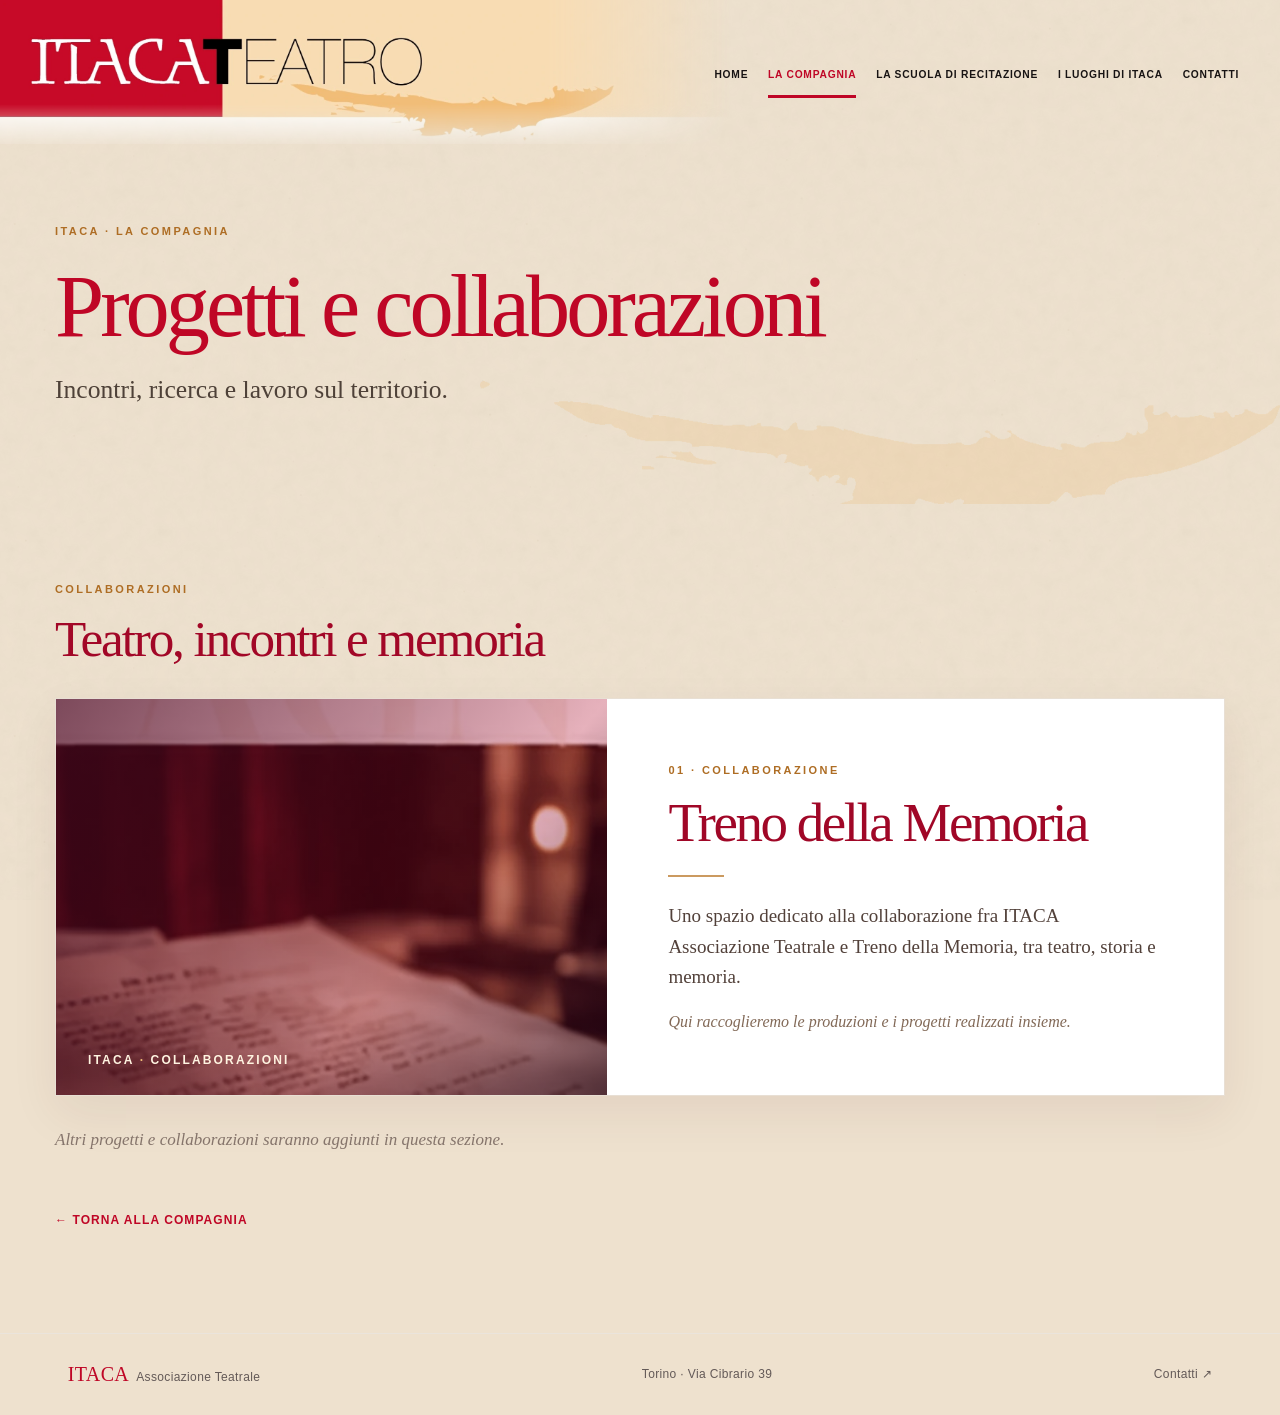
<file: progetti.html>
<!doctype html>
<html lang="it">
<head>
  <meta charset="utf-8" />
  <meta name="viewport" content="width=device-width, initial-scale=1" />
  <meta name="theme-color" content="#bd0929" />
  <meta name="description" content="I progetti e le collaborazioni di ITACA Associazione Teatrale a Torino, tra ricerca scenica, teatro della memoria e lavoro sul territorio." />
  <meta property="og:locale" content="it_IT" />
  <meta property="og:title" content="Progetti e collaborazioni teatrali | ITACA Torino" />
  <meta property="og:description" content="I progetti e le collaborazioni di ITACA Associazione Teatrale a Torino, tra ricerca scenica, teatro della memoria e lavoro sul territorio." />
  <title>Progetti e collaborazioni teatrali | ITACA Torino</title>
  <link rel="canonical" href="https://itacateatro.github.io/progetti.html" />
  <meta property="og:url" content="https://itacateatro.github.io/progetti.html" />
  <meta property="og:type" content="website" />
  <link rel="stylesheet" href="styles.css?v=torino-profilo-20261105" />
  <link rel="icon" type="image/svg+xml" href="assets/favicon.svg" />
</head>
<body data-page="progetti">
<a href="#contenuto" class="skip-link">Vai al contenuto</a>
<header class="site-header">
  <a class="brand" href="index.html" aria-label="ITACA Teatro, torna alla Home"><img src="assets/logo-itaca-ufficiale.webp" alt="ITACA TEATRO – logo ufficiale" /></a>
  <button class="mobile-menu-btn" type="button" aria-label="Apri il menu" aria-expanded="false" aria-controls="main-nav"><span></span><span></span><span></span></button>
  <nav class="main-nav" id="main-nav" aria-label="Navigazione principale">
    <a class="main-link "  href="index.html">Home</a>
    <div class="nav-group">
      <a class="main-link active"  href="compagnia.html">La compagnia</a>
      <button type="button" class="submenu-toggle" aria-label="Mostra le pagine della Compagnia" aria-expanded="false">⌄</button>
      <div class="submenu"><a href="spettacoli.html">I nostri spettacoli</a><a href="membri.html">I membri della compagnia</a><a href="progetti.html">Progetti e collaborazioni</a></div>
    </div>
    <div class="nav-group">
      <a class="main-link "  href="scuola.html">La scuola di recitazione</a>
      <button type="button" class="submenu-toggle" aria-label="Mostra le pagine della Scuola" aria-expanded="false">⌄</button>
      <div class="submenu"><a href="formazione.html">La scuola di recitazione</a><a href="workshop.html">I workshop</a></div>
    </div>
    <a class="main-link " href="luoghi.html">I luoghi di Itaca</a>
    <a class="main-link "  href="contatti.html">Contatti</a>
  </nav>
</header>
<main id="contenuto"><section class="page-heading"><div class="page-container"><p class="eyebrow">ITACA · La compagnia</p><h1>Progetti e collaborazioni</h1><p class="page-intro">Incontri, ricerca e lavoro sul territorio.</p></div></section><section class="page-content itaca-detail-page"><div class="page-container">
  <div class="itaca-section-intro"><span class="eyebrow">Collaborazioni</span><h2>Teatro, incontri e memoria</h2></div>
  <article class="itaca-spotlight itaca-project-spotlight"><div class="itaca-spotlight-art"><img src="assets/progetti.webp" alt="" loading="lazy" /><span class="itaca-spotlight-overlay">ITACA <span>·</span> Collaborazioni</span></div><div class="itaca-spotlight-body"><span class="eyebrow">01 · Collaborazione</span><h3>Treno della Memoria</h3><span class="itaca-gold-line" aria-hidden="true"></span><p>Uno spazio dedicato alla collaborazione fra ITACA Associazione Teatrale e Treno della Memoria, tra teatro, storia e memoria.</p><p class="itaca-future-note">Qui raccoglieremo le produzioni e i progetti realizzati insieme.</p></div></article>
  <p class="itaca-additions">Altri progetti e collaborazioni saranno aggiunti in questa sezione.</p>
  <a class="back-link" href="compagnia.html">← Torna alla compagnia</a>
</div></section></main>
<footer class="site-footer"><div class="footer-inner"><div><span class="footer-brand">ITACA</span> <span>Associazione Teatrale</span></div><div>Torino · Via Cibrario 39</div><a href="contatti.html">Contatti <span aria-hidden="true">↗</span></a></div></footer>
<script src="site.js?v=mobile-accordion-2" defer></script>
</body></html>
</file>
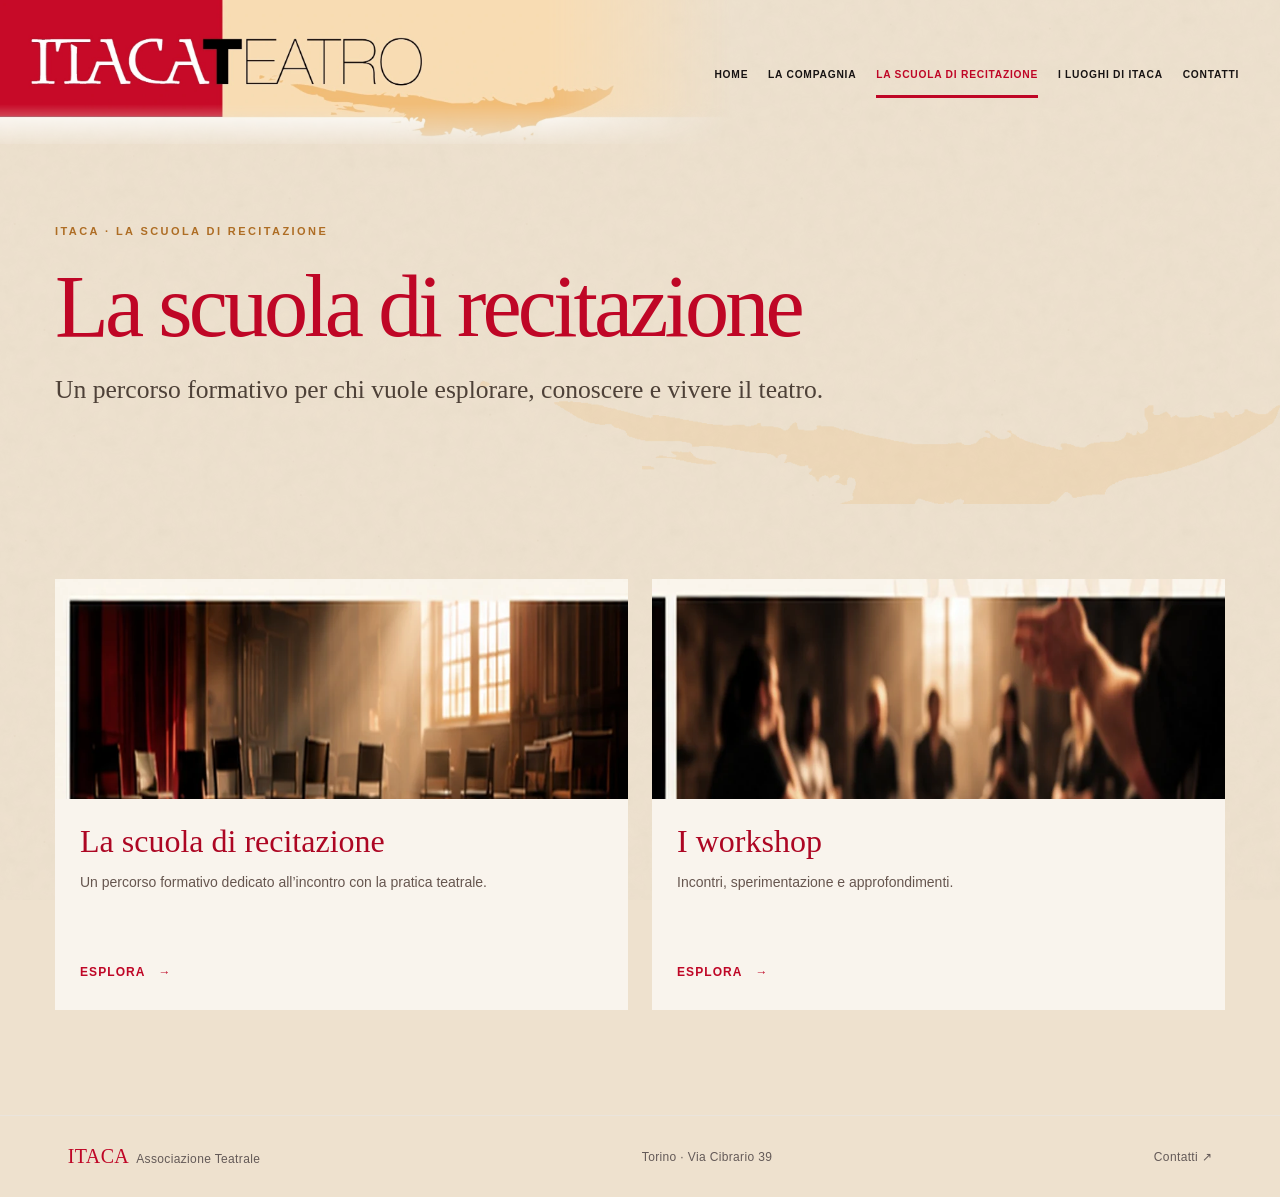
<file: scuola.html>
<!doctype html>
<html lang="it">
<head>
  <meta charset="utf-8" />
  <meta name="viewport" content="width=device-width, initial-scale=1" />
  <meta name="theme-color" content="#bd0929" />
  <meta name="description" content="La scuola di recitazione ITACA a Torino: percorsi di formazione attoriale, laboratori teatrali, workshop e attività della scuola." />
  <meta property="og:locale" content="it_IT" />
  <meta property="og:title" content="Scuola di recitazione a Torino | ITACA Teatro" />
  <meta property="og:description" content="La scuola di recitazione ITACA a Torino: percorsi di formazione attoriale, laboratori teatrali, workshop e attività della scuola." />
  <title>Scuola di recitazione a Torino | ITACA Teatro</title>
  <link rel="canonical" href="https://itacateatro.github.io/scuola.html" />
  <meta property="og:url" content="https://itacateatro.github.io/scuola.html" />
  <meta property="og:type" content="website" />
  <link rel="stylesheet" href="styles.css?v=torino-profilo-20261105" />
  <link rel="icon" type="image/svg+xml" href="assets/favicon.svg" />
</head>
<body data-page="scuola">
<a href="#contenuto" class="skip-link">Vai al contenuto</a>
<header class="site-header">
  <a class="brand" href="index.html" aria-label="ITACA Teatro, torna alla Home"><img src="assets/logo-itaca-ufficiale.webp" alt="ITACA TEATRO – logo ufficiale" /></a>
  <button class="mobile-menu-btn" type="button" aria-label="Apri il menu" aria-expanded="false" aria-controls="main-nav"><span></span><span></span><span></span></button>
  <nav class="main-nav" id="main-nav" aria-label="Navigazione principale">
    <a class="main-link "  href="index.html">Home</a>
    <div class="nav-group">
      <a class="main-link "  href="compagnia.html">La compagnia</a>
      <button type="button" class="submenu-toggle" aria-label="Mostra le pagine della Compagnia" aria-expanded="false">⌄</button>
      <div class="submenu"><a href="spettacoli.html">I nostri spettacoli</a><a href="membri.html">I membri della compagnia</a><a href="progetti.html">Progetti e collaborazioni</a></div>
    </div>
    <div class="nav-group">
      <a class="main-link active" aria-current="page" href="scuola.html">La scuola di recitazione</a>
      <button type="button" class="submenu-toggle" aria-label="Mostra le pagine della Scuola" aria-expanded="false">⌄</button>
      <div class="submenu"><a href="formazione.html">La scuola di recitazione</a><a href="workshop.html">I workshop</a></div>
    </div>
    <a class="main-link " href="luoghi.html">I luoghi di Itaca</a>
    <a class="main-link "  href="contatti.html">Contatti</a>
  </nav>
</header>
<main id="contenuto"><section class="page-heading"><div class="page-container"><p class="eyebrow">ITACA · La scuola di recitazione</p><h1>La scuola di recitazione</h1><p class="page-intro">Un percorso formativo per chi vuole esplorare, conoscere e vivere il teatro.</p></div></section><section class="page-content"><div class="page-container"><div class="feature-grid"><a class="feature-card" href="formazione.html"><div class="feature-image"><img src="assets/scuola.webp" alt="" loading="lazy" /></div><div class="feature-copy"><h2>La scuola di recitazione</h2><p>Un percorso formativo dedicato all’incontro con la pratica teatrale.</p><span class="read-more">Esplora <span aria-hidden="true">→</span></span></div></a><a class="feature-card" href="workshop.html"><div class="feature-image"><img src="assets/workshop.webp" alt="" loading="lazy" /></div><div class="feature-copy"><h2>I workshop</h2><p>Incontri, sperimentazione e approfondimenti.</p><span class="read-more">Esplora <span aria-hidden="true">→</span></span></div></a></div>
        </div></section></main>
<footer class="site-footer"><div class="footer-inner"><div><span class="footer-brand">ITACA</span> <span>Associazione Teatrale</span></div><div>Torino · Via Cibrario 39</div><a href="contatti.html">Contatti <span aria-hidden="true">↗</span></a></div></footer>
<script src="site.js?v=mobile-accordion-2" defer></script>
</body></html>
</file>
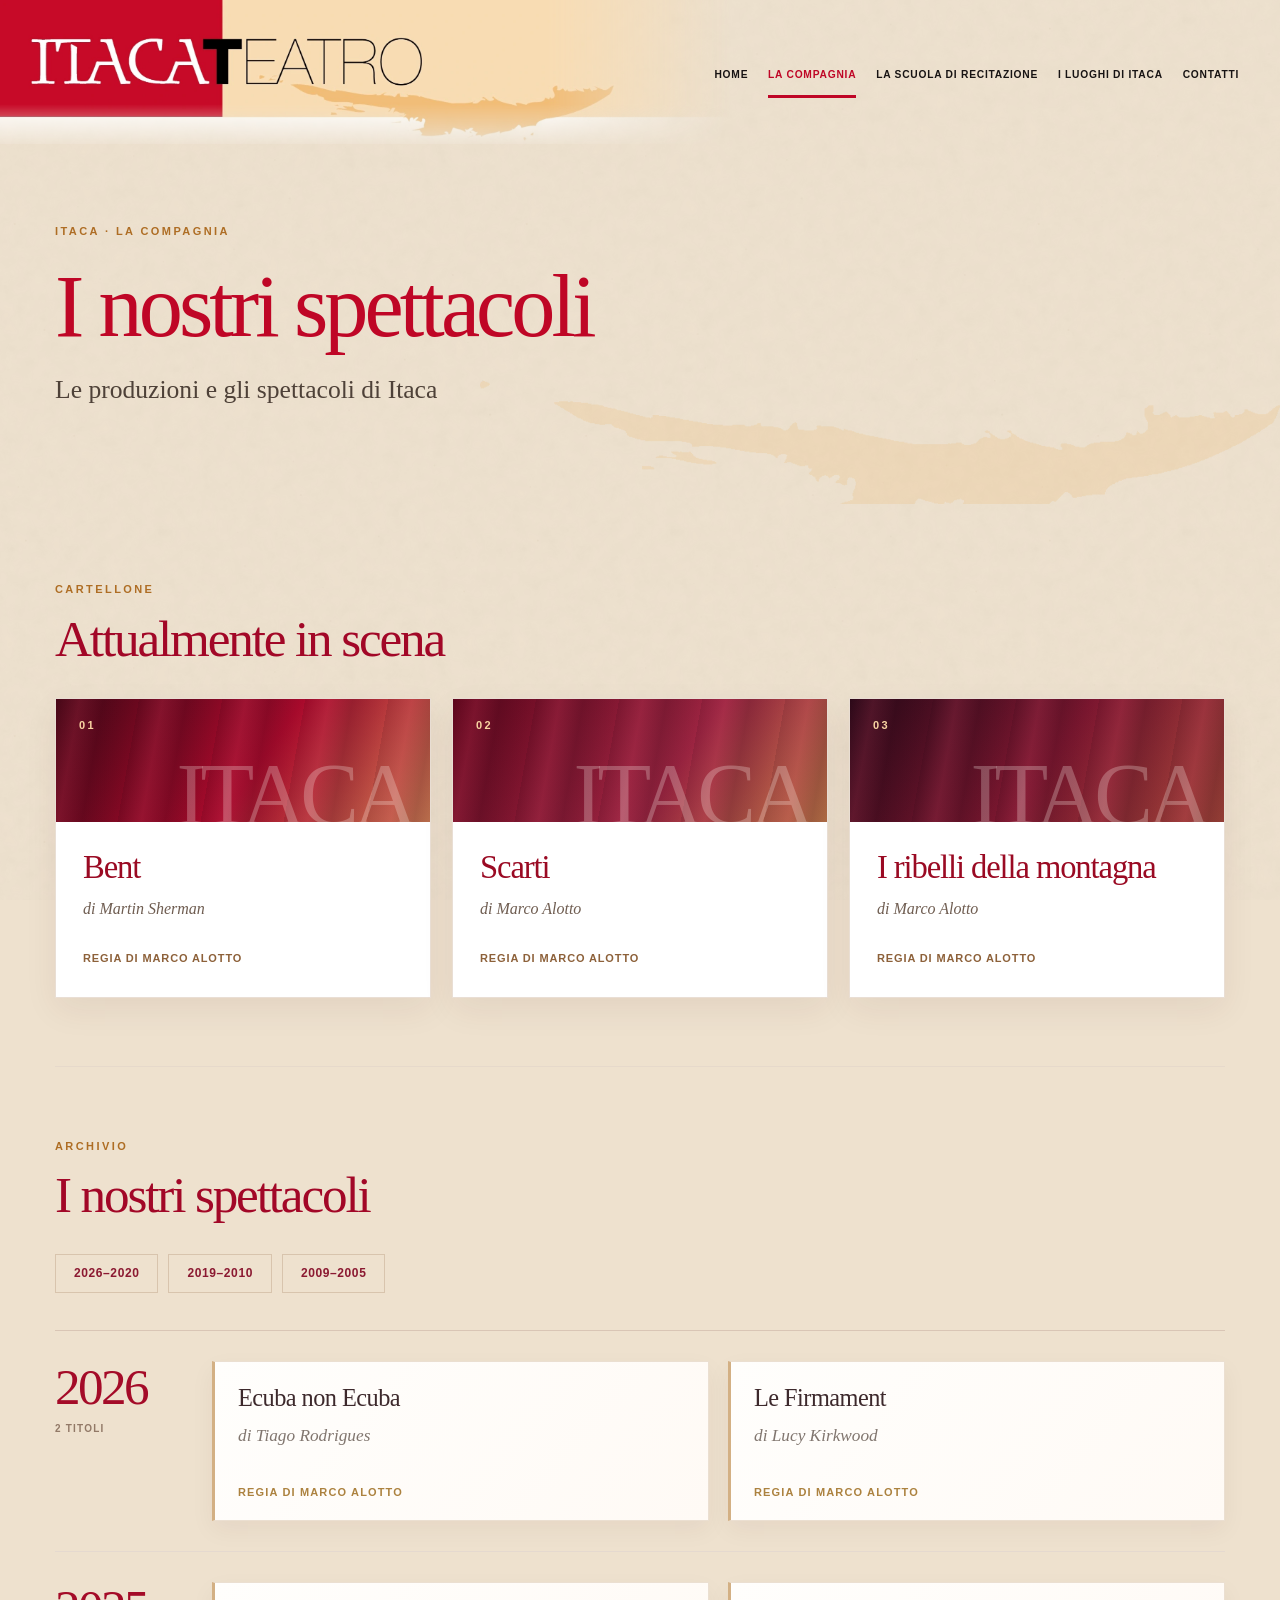
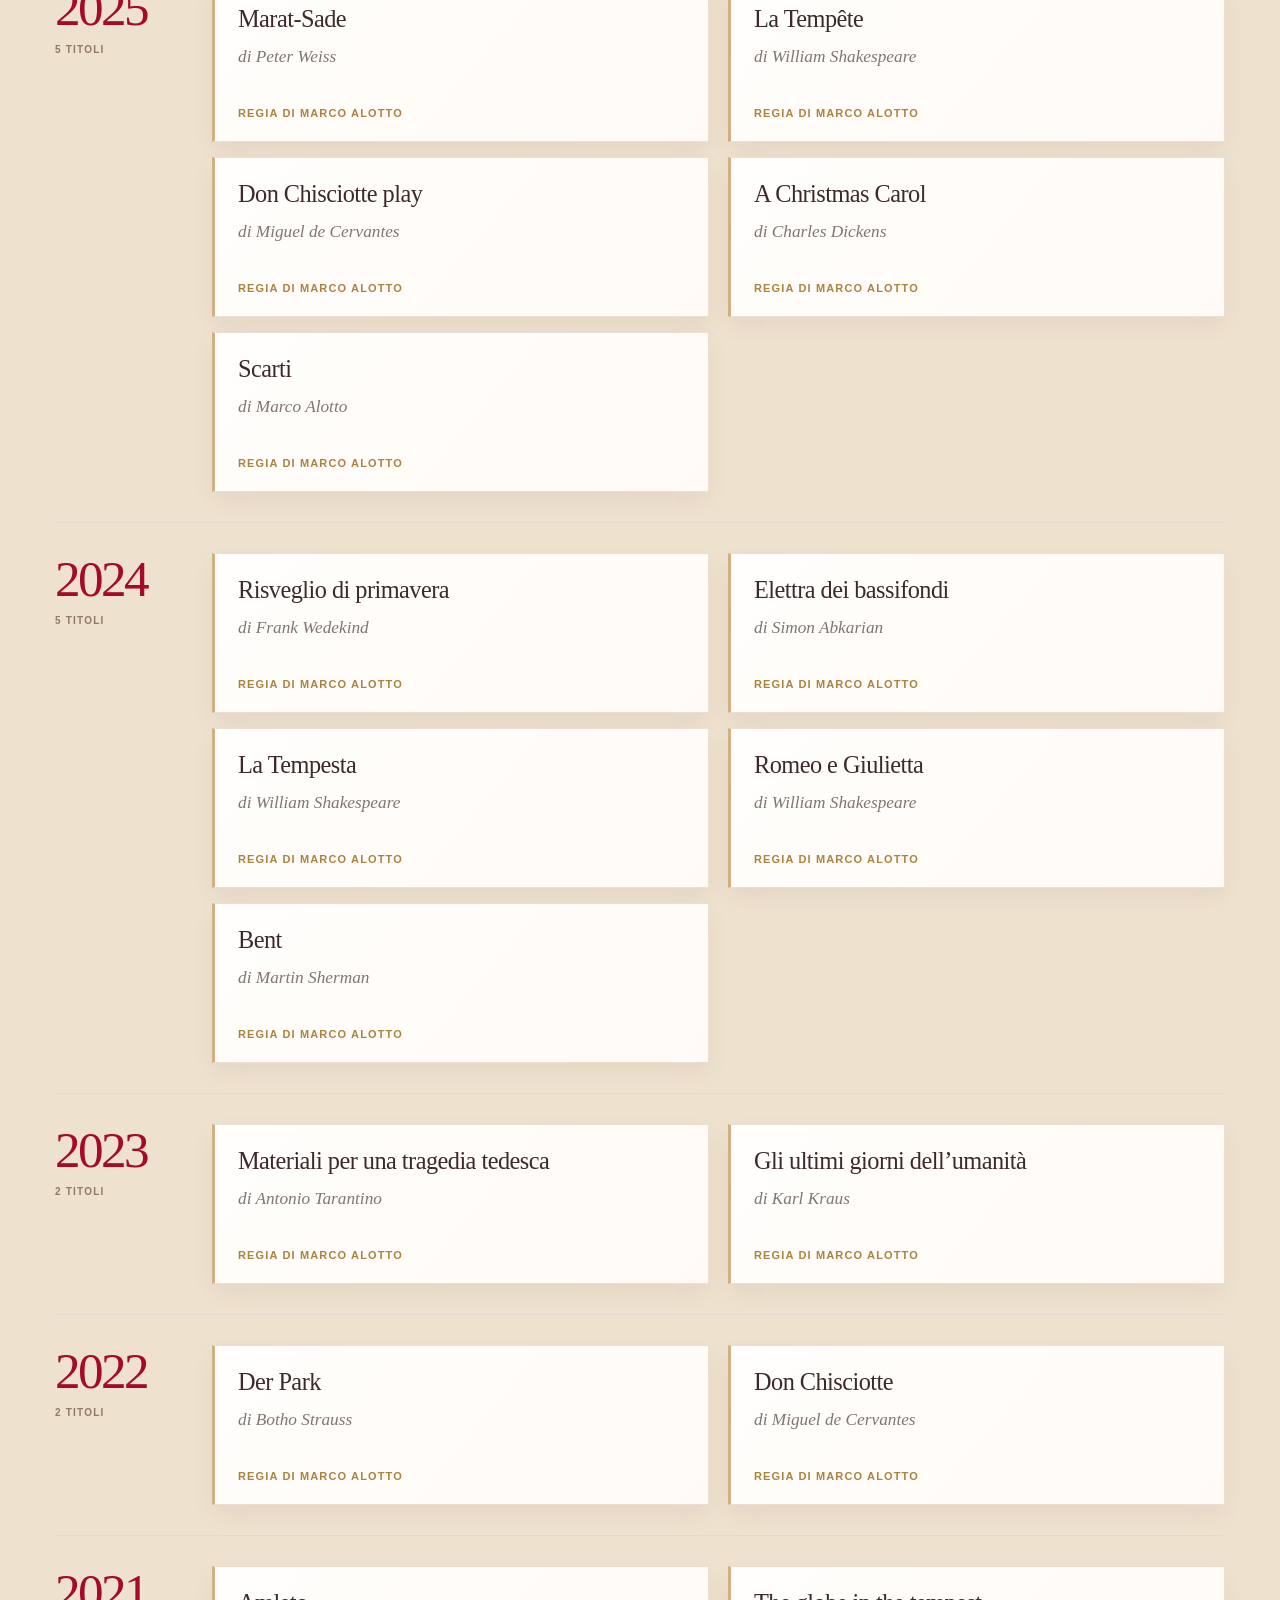
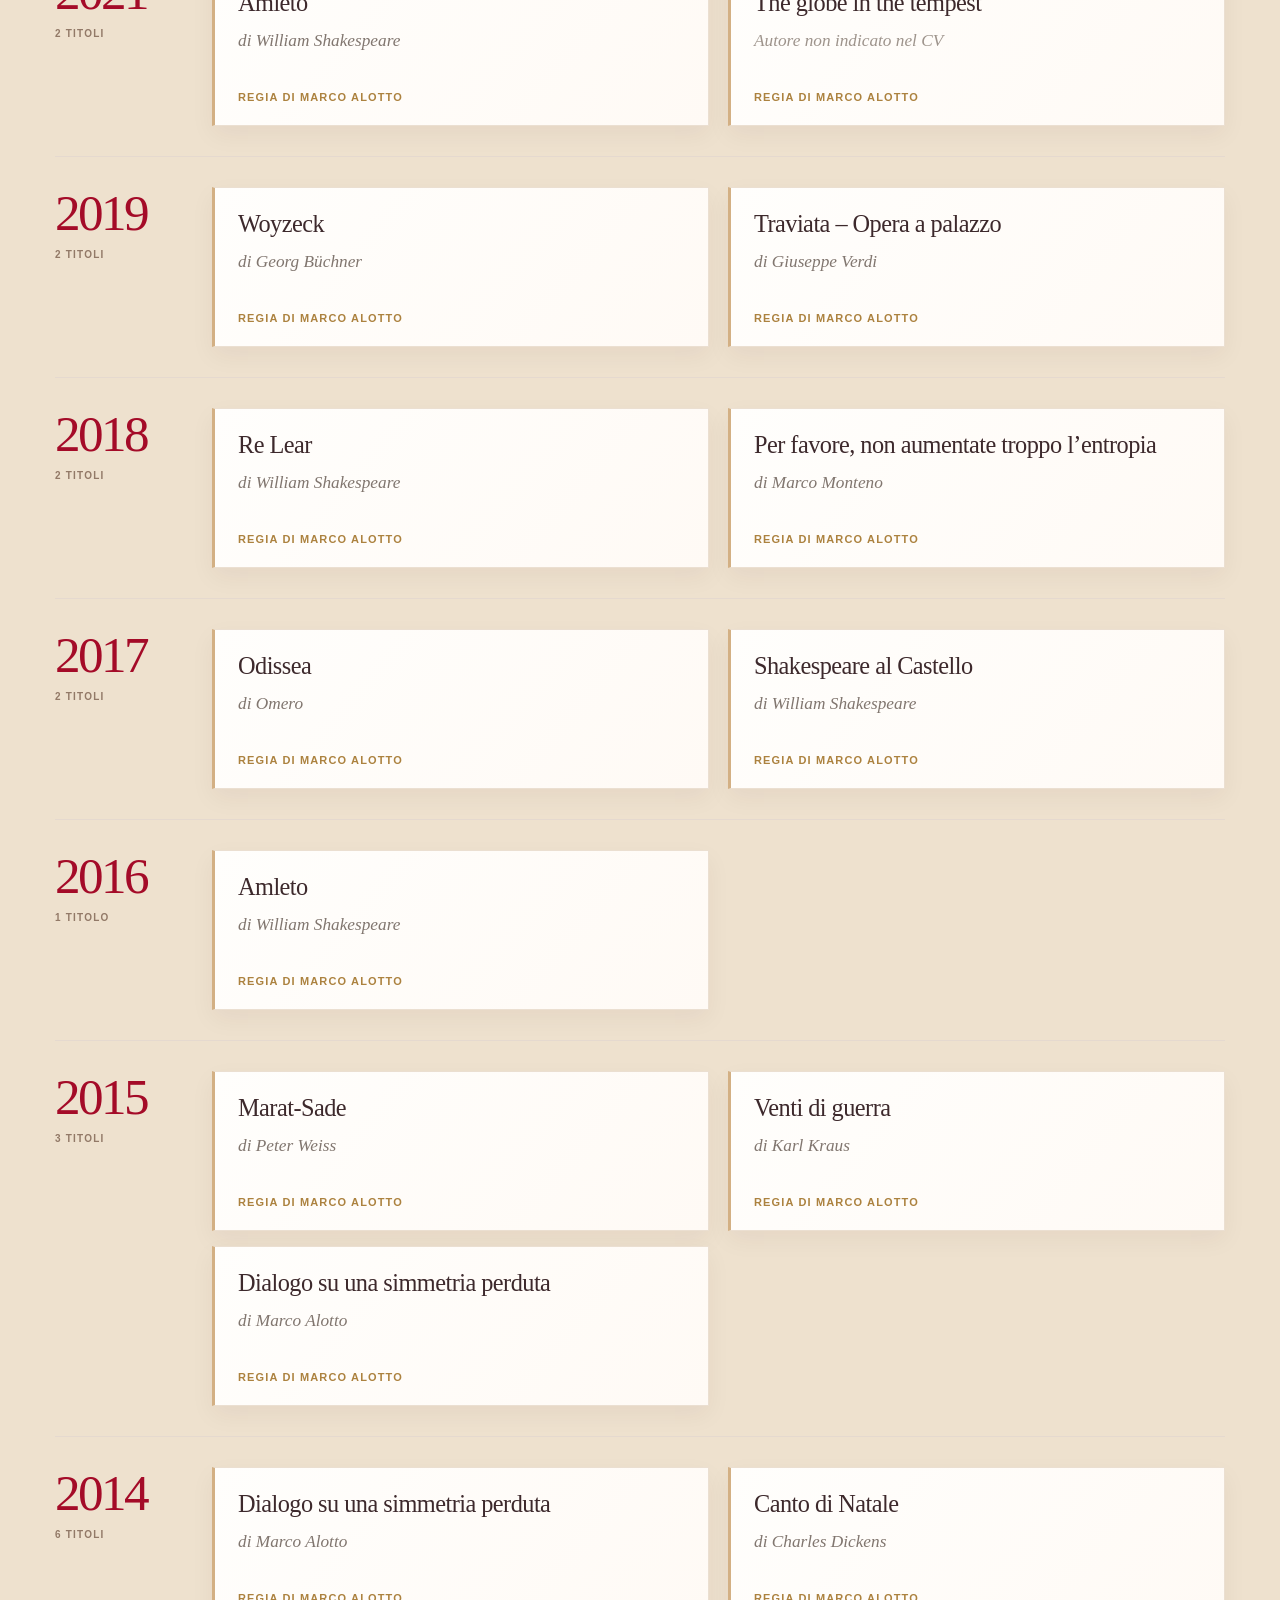
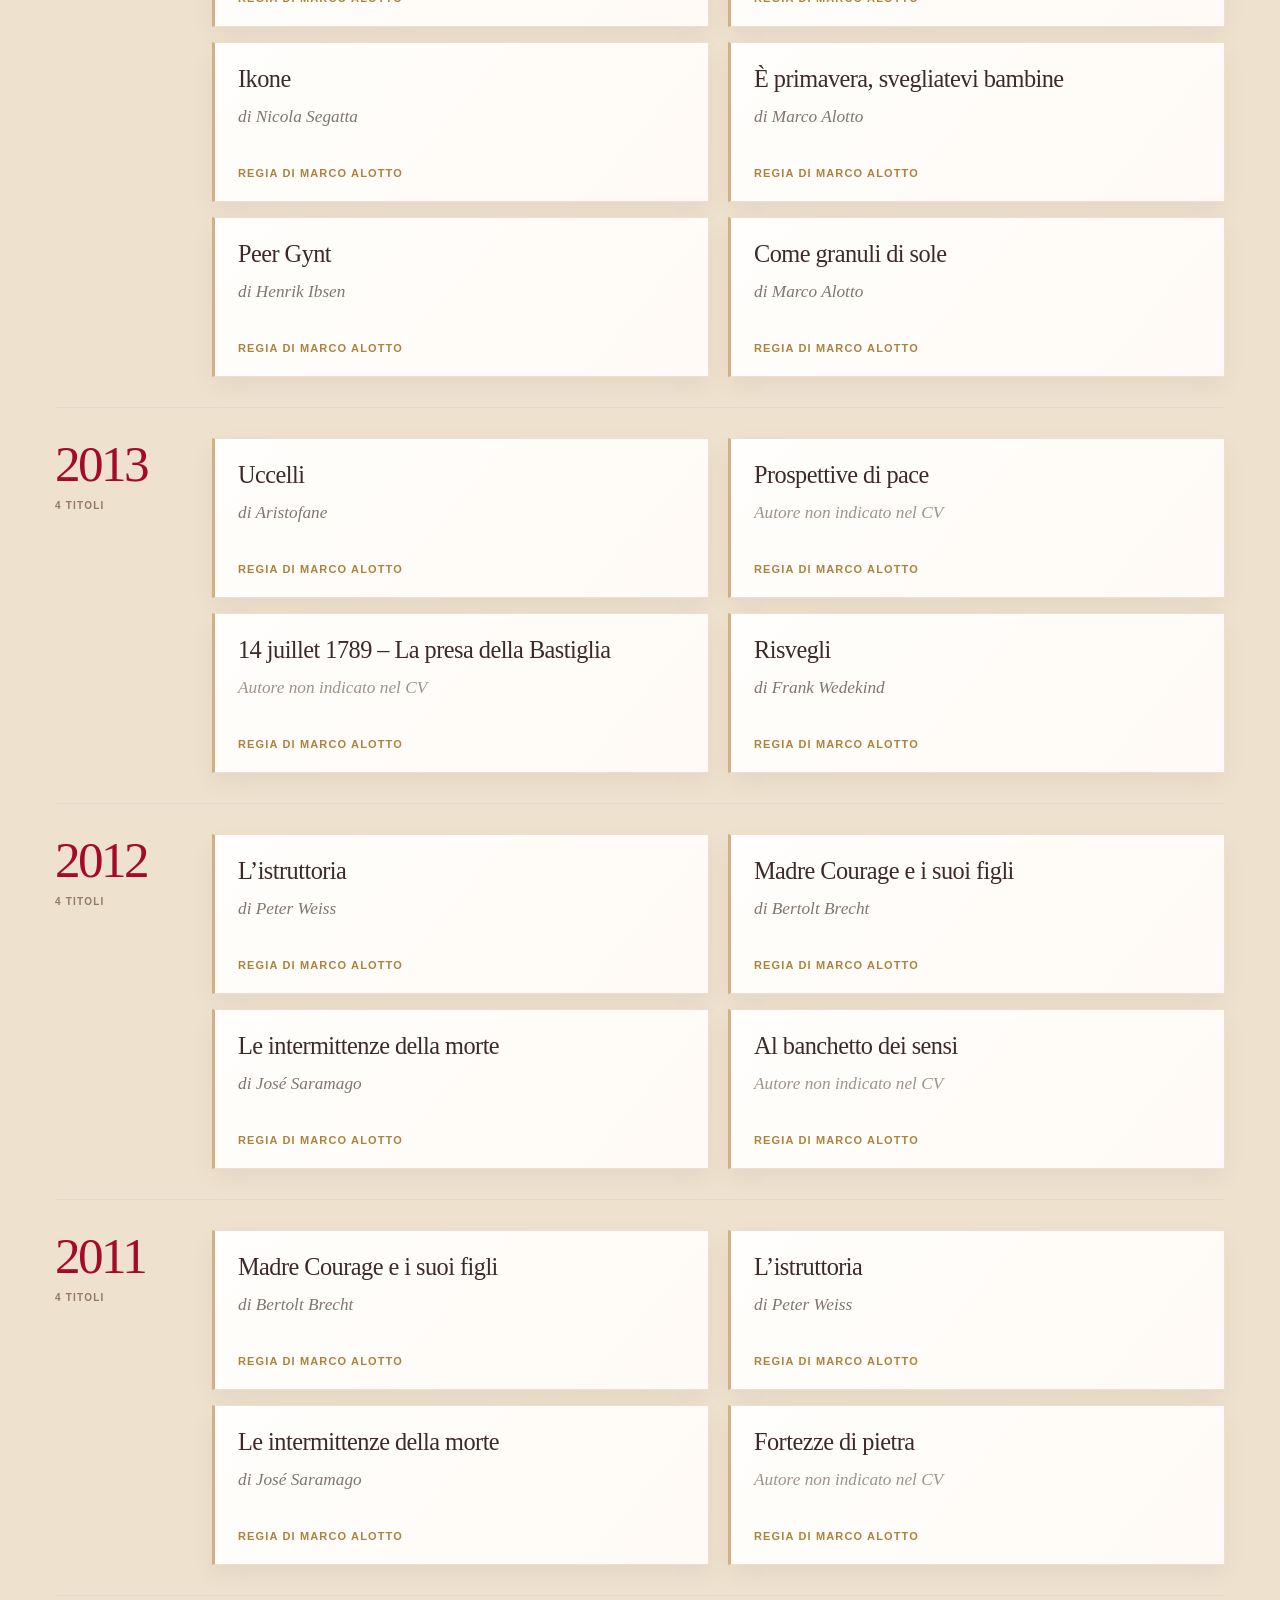
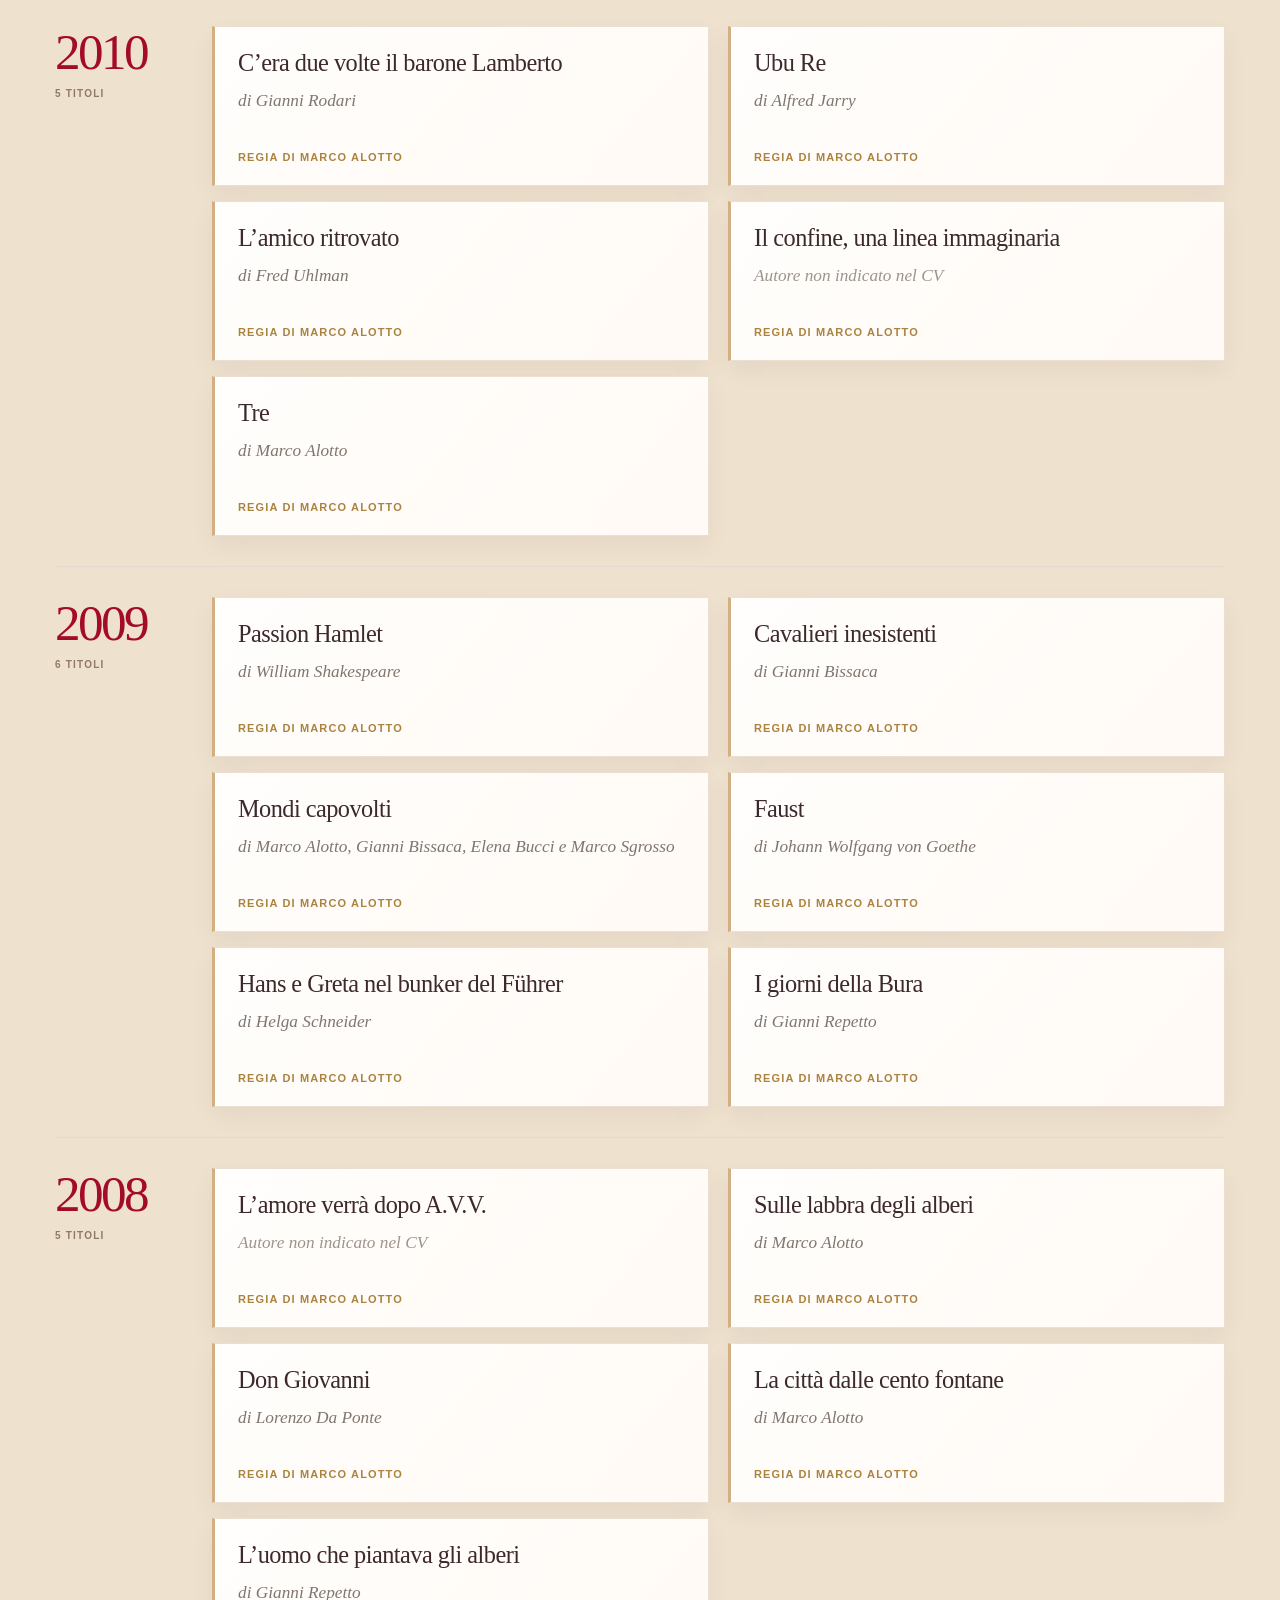
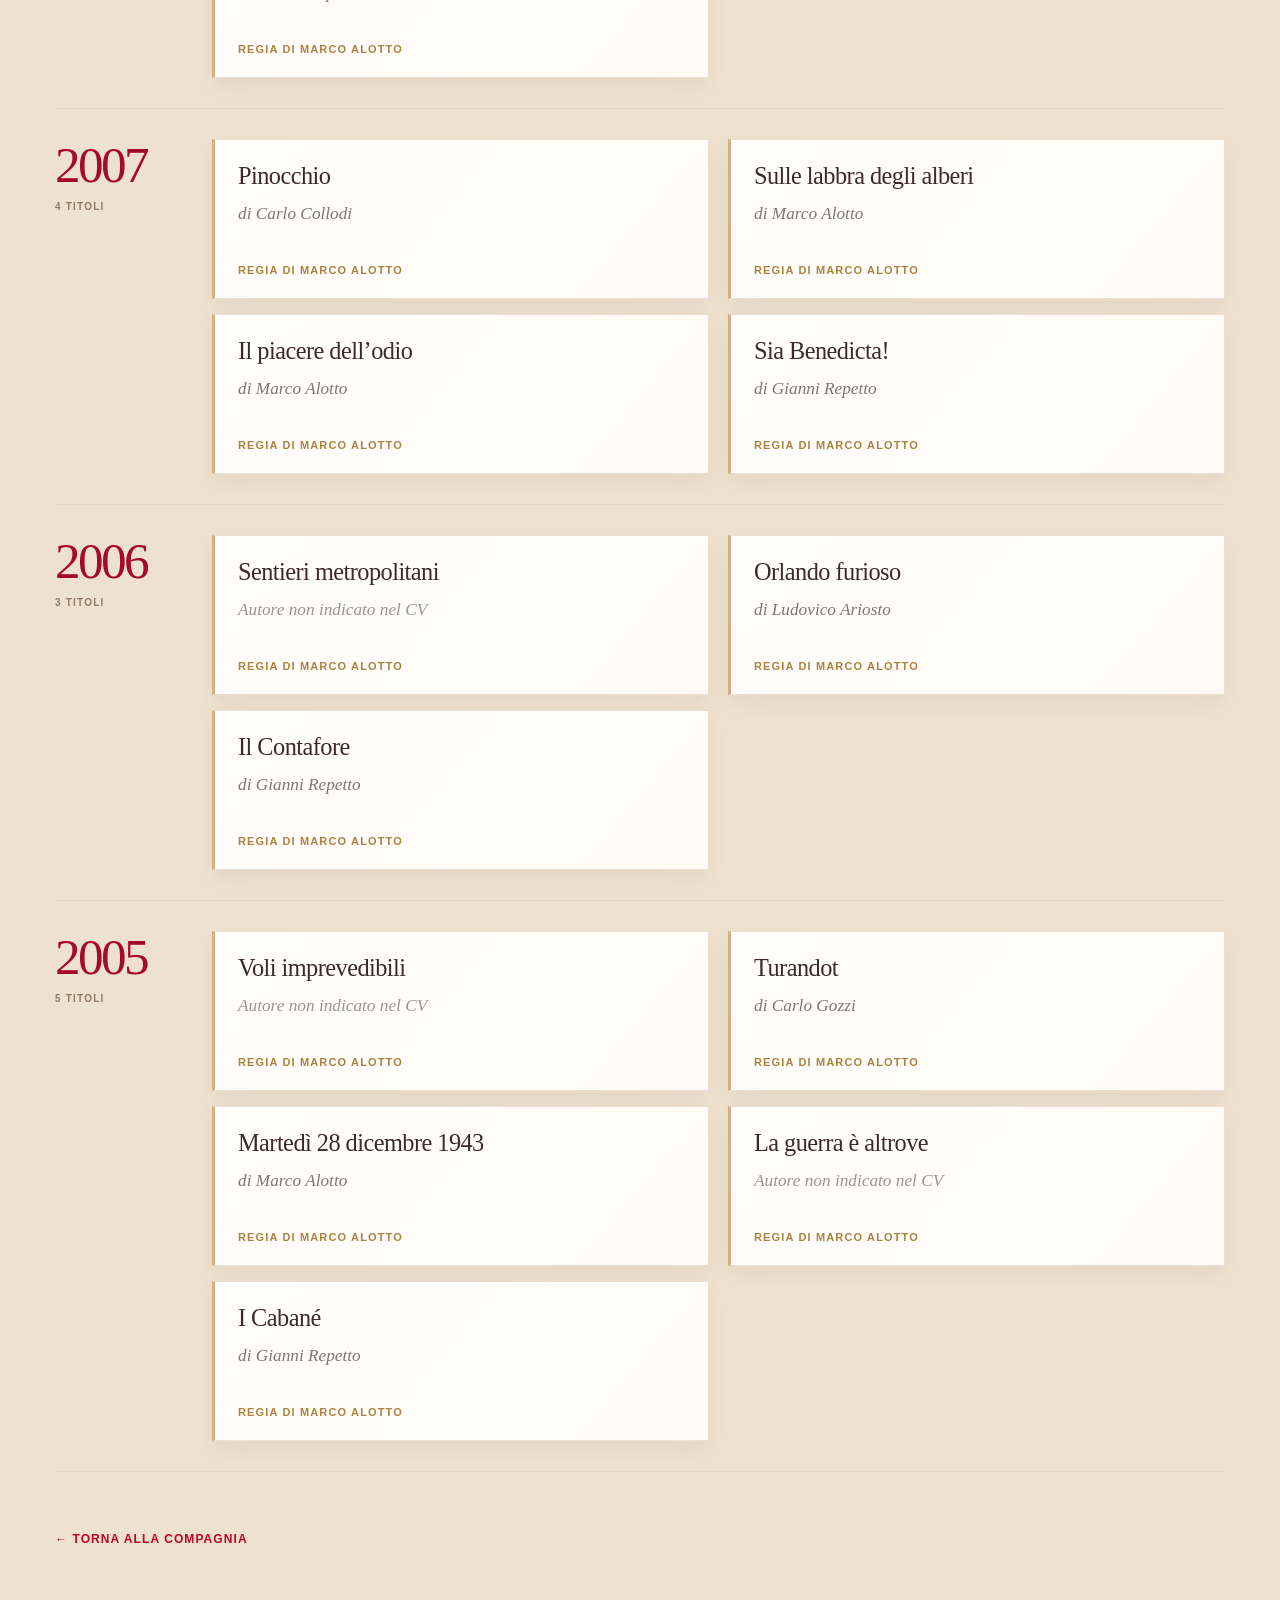
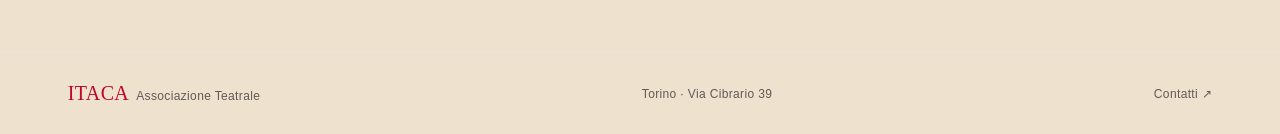
<file: spettacoli.html>
<!doctype html>
<html lang="it">
<head>
  <meta charset="utf-8" />
  <meta name="viewport" content="width=device-width, initial-scale=1" />
  <meta name="theme-color" content="#bd0929" />
  <meta name="description" content="Scopri la sezione dedicata agli spettacoli e alle produzioni di ITACA Associazione Teatrale: regia, recitazione e ricerca scenica a Torino." />
  <meta property="og:locale" content="it_IT" />
  <meta property="og:title" content="Spettacoli teatrali della compagnia | ITACA Torino" />
  <meta property="og:description" content="Scopri la sezione dedicata agli spettacoli e alle produzioni di ITACA Associazione Teatrale: regia, recitazione e ricerca scenica a Torino." />
  <title>Spettacoli teatrali della compagnia | ITACA Torino</title>
  <link rel="canonical" href="https://itacateatro.github.io/spettacoli.html" />
  <meta property="og:url" content="https://itacateatro.github.io/spettacoli.html" />
  <meta property="og:type" content="website" />
  <link rel="stylesheet" href="styles.css?v=torino-profilo-20261105" />
  <link rel="icon" type="image/svg+xml" href="assets/favicon.svg" />
</head>
<body data-page="spettacoli">
<a href="#contenuto" class="skip-link">Vai al contenuto</a>
<header class="site-header">
  <a class="brand" href="index.html" aria-label="ITACA Teatro, torna alla Home"><img src="assets/logo-itaca-ufficiale.webp" alt="ITACA TEATRO – logo ufficiale" /></a>
  <button class="mobile-menu-btn" type="button" aria-label="Apri il menu" aria-expanded="false" aria-controls="main-nav"><span></span><span></span><span></span></button>
  <nav class="main-nav" id="main-nav" aria-label="Navigazione principale">
    <a class="main-link "  href="index.html">Home</a>
    <div class="nav-group">
      <a class="main-link active"  href="compagnia.html">La compagnia</a>
      <button type="button" class="submenu-toggle" aria-label="Mostra le pagine della Compagnia" aria-expanded="false">⌄</button>
      <div class="submenu"><a href="spettacoli.html">I nostri spettacoli</a><a href="membri.html">I membri della compagnia</a><a href="progetti.html">Progetti e collaborazioni</a></div>
    </div>
    <div class="nav-group">
      <a class="main-link "  href="scuola.html">La scuola di recitazione</a>
      <button type="button" class="submenu-toggle" aria-label="Mostra le pagine della Scuola" aria-expanded="false">⌄</button>
      <div class="submenu"><a href="formazione.html">La scuola di recitazione</a><a href="workshop.html">I workshop</a></div>
    </div>
    <a class="main-link " href="luoghi.html">I luoghi di Itaca</a>
    <a class="main-link "  href="contatti.html">Contatti</a>
  </nav>
</header>
<main id="contenuto"><section class="page-heading"><div class="page-container"><p class="eyebrow">ITACA · La compagnia</p><h1>I nostri spettacoli</h1><p class="page-intro">Le produzioni e gli spettacoli di Itaca</p></div></section><section class="page-content itaca-shows-page"><div class="page-container"><section class="itaca-shows-current" aria-labelledby="itaca-current-title"><div class="itaca-archive-heading"><span class="eyebrow">Cartellone</span><h2 id="itaca-current-title">Attualmente in scena</h2></div><div class="itaca-shows-grid"><article class="itaca-show-card"><div class="itaca-show-figure"><span class="itaca-show-number">01</span><span class="itaca-show-watermark" aria-hidden="true">ITACA</span></div><div class="itaca-show-info"><h3>Bent</h3><p class="itaca-show-sub">di Martin Sherman</p><span class="itaca-show-director">Regia di Marco Alotto</span></div></article><article class="itaca-show-card"><div class="itaca-show-figure"><span class="itaca-show-number">02</span><span class="itaca-show-watermark" aria-hidden="true">ITACA</span></div><div class="itaca-show-info"><h3>Scarti</h3><p class="itaca-show-sub">di Marco Alotto</p><span class="itaca-show-director">Regia di Marco Alotto</span></div></article><article class="itaca-show-card"><div class="itaca-show-figure"><span class="itaca-show-number">03</span><span class="itaca-show-watermark" aria-hidden="true">ITACA</span></div><div class="itaca-show-info"><h3>I ribelli della montagna</h3><p class="itaca-show-sub">di Marco Alotto</p><span class="itaca-show-director">Regia di Marco Alotto</span></div></article></div></section><section class="itaca-shows-archive" aria-labelledby="itaca-archive-title"><div class="itaca-archive-heading"><span class="eyebrow">Archivio</span><h2 id="itaca-archive-title">I nostri spettacoli</h2></div><nav class="itaca-year-nav" aria-label="Naviga per periodo"><a href="#anno-2026">2026–2020</a><a href="#anno-2019">2019–2010</a><a href="#anno-2009">2009–2005</a></nav><div class="itaca-archive-list"><section class="itaca-year" id="anno-2026" aria-labelledby="anno-2026-title"><div class="itaca-year-heading"><h3 id="anno-2026-title">2026</h3><span>2 titoli</span></div><ul class="itaca-year-items"><li class="itaca-archive-card"><h4 class="itaca-work-title">Ecuba non Ecuba</h4><p class="itaca-work-by">di Tiago Rodrigues</p><p class="itaca-work-director">REGIA DI MARCO ALOTTO</p></li><li class="itaca-archive-card"><h4 class="itaca-work-title">Le Firmament</h4><p class="itaca-work-by">di Lucy Kirkwood</p><p class="itaca-work-director">REGIA DI MARCO ALOTTO</p></li></ul></section><section class="itaca-year" id="anno-2025" aria-labelledby="anno-2025-title"><div class="itaca-year-heading"><h3 id="anno-2025-title">2025</h3><span>5 titoli</span></div><ul class="itaca-year-items"><li class="itaca-archive-card"><h4 class="itaca-work-title">Marat-Sade</h4><p class="itaca-work-by">di Peter Weiss</p><p class="itaca-work-director">REGIA DI MARCO ALOTTO</p></li><li class="itaca-archive-card"><h4 class="itaca-work-title">La Tempête</h4><p class="itaca-work-by">di William Shakespeare</p><p class="itaca-work-director">REGIA DI MARCO ALOTTO</p></li><li class="itaca-archive-card"><h4 class="itaca-work-title">Don Chisciotte play</h4><p class="itaca-work-by">di Miguel de Cervantes</p><p class="itaca-work-director">REGIA DI MARCO ALOTTO</p></li><li class="itaca-archive-card"><h4 class="itaca-work-title">A Christmas Carol</h4><p class="itaca-work-by">di Charles Dickens</p><p class="itaca-work-director">REGIA DI MARCO ALOTTO</p></li><li class="itaca-archive-card"><h4 class="itaca-work-title">Scarti</h4><p class="itaca-work-by">di Marco Alotto</p><p class="itaca-work-director">REGIA DI MARCO ALOTTO</p></li></ul></section><section class="itaca-year" id="anno-2024" aria-labelledby="anno-2024-title"><div class="itaca-year-heading"><h3 id="anno-2024-title">2024</h3><span>5 titoli</span></div><ul class="itaca-year-items"><li class="itaca-archive-card"><h4 class="itaca-work-title">Risveglio di primavera</h4><p class="itaca-work-by">di Frank Wedekind</p><p class="itaca-work-director">REGIA DI MARCO ALOTTO</p></li><li class="itaca-archive-card"><h4 class="itaca-work-title">Elettra dei bassifondi</h4><p class="itaca-work-by">di Simon Abkarian</p><p class="itaca-work-director">REGIA DI MARCO ALOTTO</p></li><li class="itaca-archive-card"><h4 class="itaca-work-title">La Tempesta</h4><p class="itaca-work-by">di William Shakespeare</p><p class="itaca-work-director">REGIA DI MARCO ALOTTO</p></li><li class="itaca-archive-card"><h4 class="itaca-work-title">Romeo e Giulietta</h4><p class="itaca-work-by">di William Shakespeare</p><p class="itaca-work-director">REGIA DI MARCO ALOTTO</p></li><li class="itaca-archive-card"><h4 class="itaca-work-title">Bent</h4><p class="itaca-work-by">di Martin Sherman</p><p class="itaca-work-director">REGIA DI MARCO ALOTTO</p></li></ul></section><section class="itaca-year" id="anno-2023" aria-labelledby="anno-2023-title"><div class="itaca-year-heading"><h3 id="anno-2023-title">2023</h3><span>2 titoli</span></div><ul class="itaca-year-items"><li class="itaca-archive-card"><h4 class="itaca-work-title">Materiali per una tragedia tedesca</h4><p class="itaca-work-by">di Antonio Tarantino</p><p class="itaca-work-director">REGIA DI MARCO ALOTTO</p></li><li class="itaca-archive-card"><h4 class="itaca-work-title">Gli ultimi giorni dell’umanità</h4><p class="itaca-work-by">di Karl Kraus</p><p class="itaca-work-director">REGIA DI MARCO ALOTTO</p></li></ul></section><section class="itaca-year" id="anno-2022" aria-labelledby="anno-2022-title"><div class="itaca-year-heading"><h3 id="anno-2022-title">2022</h3><span>2 titoli</span></div><ul class="itaca-year-items"><li class="itaca-archive-card"><h4 class="itaca-work-title">Der Park</h4><p class="itaca-work-by">di Botho Strauss</p><p class="itaca-work-director">REGIA DI MARCO ALOTTO</p></li><li class="itaca-archive-card"><h4 class="itaca-work-title">Don Chisciotte</h4><p class="itaca-work-by">di Miguel de Cervantes</p><p class="itaca-work-director">REGIA DI MARCO ALOTTO</p></li></ul></section><section class="itaca-year" id="anno-2021" aria-labelledby="anno-2021-title"><div class="itaca-year-heading"><h3 id="anno-2021-title">2021</h3><span>2 titoli</span></div><ul class="itaca-year-items"><li class="itaca-archive-card"><h4 class="itaca-work-title">Amleto</h4><p class="itaca-work-by">di William Shakespeare</p><p class="itaca-work-director">REGIA DI MARCO ALOTTO</p></li><li class="itaca-archive-card"><h4 class="itaca-work-title">The globe in the tempest</h4><p class="itaca-work-by itaca-author-unlisted">Autore non indicato nel CV</p><p class="itaca-work-director">REGIA DI MARCO ALOTTO</p></li></ul></section><section class="itaca-year" id="anno-2019" aria-labelledby="anno-2019-title"><div class="itaca-year-heading"><h3 id="anno-2019-title">2019</h3><span>2 titoli</span></div><ul class="itaca-year-items"><li class="itaca-archive-card"><h4 class="itaca-work-title">Woyzeck</h4><p class="itaca-work-by">di Georg Büchner</p><p class="itaca-work-director">REGIA DI MARCO ALOTTO</p></li><li class="itaca-archive-card"><h4 class="itaca-work-title">Traviata – Opera a palazzo</h4><p class="itaca-work-by">di Giuseppe Verdi</p><p class="itaca-work-director">REGIA DI MARCO ALOTTO</p></li></ul></section><section class="itaca-year" id="anno-2018" aria-labelledby="anno-2018-title"><div class="itaca-year-heading"><h3 id="anno-2018-title">2018</h3><span>2 titoli</span></div><ul class="itaca-year-items"><li class="itaca-archive-card"><h4 class="itaca-work-title">Re Lear</h4><p class="itaca-work-by">di William Shakespeare</p><p class="itaca-work-director">REGIA DI MARCO ALOTTO</p></li><li class="itaca-archive-card"><h4 class="itaca-work-title">Per favore, non aumentate troppo l’entropia</h4><p class="itaca-work-by">di Marco Monteno</p><p class="itaca-work-director">REGIA DI MARCO ALOTTO</p></li></ul></section><section class="itaca-year" id="anno-2017" aria-labelledby="anno-2017-title"><div class="itaca-year-heading"><h3 id="anno-2017-title">2017</h3><span>2 titoli</span></div><ul class="itaca-year-items"><li class="itaca-archive-card"><h4 class="itaca-work-title">Odissea</h4><p class="itaca-work-by">di Omero</p><p class="itaca-work-director">REGIA DI MARCO ALOTTO</p></li><li class="itaca-archive-card"><h4 class="itaca-work-title">Shakespeare al Castello</h4><p class="itaca-work-by">di William Shakespeare</p><p class="itaca-work-director">REGIA DI MARCO ALOTTO</p></li></ul></section><section class="itaca-year" id="anno-2016" aria-labelledby="anno-2016-title"><div class="itaca-year-heading"><h3 id="anno-2016-title">2016</h3><span>1 titolo</span></div><ul class="itaca-year-items"><li class="itaca-archive-card"><h4 class="itaca-work-title">Amleto</h4><p class="itaca-work-by">di William Shakespeare</p><p class="itaca-work-director">REGIA DI MARCO ALOTTO</p></li></ul></section><section class="itaca-year" id="anno-2015" aria-labelledby="anno-2015-title"><div class="itaca-year-heading"><h3 id="anno-2015-title">2015</h3><span>3 titoli</span></div><ul class="itaca-year-items"><li class="itaca-archive-card"><h4 class="itaca-work-title">Marat-Sade</h4><p class="itaca-work-by">di Peter Weiss</p><p class="itaca-work-director">REGIA DI MARCO ALOTTO</p></li><li class="itaca-archive-card"><h4 class="itaca-work-title">Venti di guerra</h4><p class="itaca-work-by">di Karl Kraus</p><p class="itaca-work-director">REGIA DI MARCO ALOTTO</p></li><li class="itaca-archive-card"><h4 class="itaca-work-title">Dialogo su una simmetria perduta</h4><p class="itaca-work-by">di Marco Alotto</p><p class="itaca-work-director">REGIA DI MARCO ALOTTO</p></li></ul></section><section class="itaca-year" id="anno-2014" aria-labelledby="anno-2014-title"><div class="itaca-year-heading"><h3 id="anno-2014-title">2014</h3><span>6 titoli</span></div><ul class="itaca-year-items"><li class="itaca-archive-card"><h4 class="itaca-work-title">Dialogo su una simmetria perduta</h4><p class="itaca-work-by">di Marco Alotto</p><p class="itaca-work-director">REGIA DI MARCO ALOTTO</p></li><li class="itaca-archive-card"><h4 class="itaca-work-title">Canto di Natale</h4><p class="itaca-work-by">di Charles Dickens</p><p class="itaca-work-director">REGIA DI MARCO ALOTTO</p></li><li class="itaca-archive-card"><h4 class="itaca-work-title">Ikone</h4><p class="itaca-work-by">di Nicola Segatta</p><p class="itaca-work-director">REGIA DI MARCO ALOTTO</p></li><li class="itaca-archive-card"><h4 class="itaca-work-title">È primavera, svegliatevi bambine</h4><p class="itaca-work-by">di Marco Alotto</p><p class="itaca-work-director">REGIA DI MARCO ALOTTO</p></li><li class="itaca-archive-card"><h4 class="itaca-work-title">Peer Gynt</h4><p class="itaca-work-by">di Henrik Ibsen</p><p class="itaca-work-director">REGIA DI MARCO ALOTTO</p></li><li class="itaca-archive-card"><h4 class="itaca-work-title">Come granuli di sole</h4><p class="itaca-work-by">di Marco Alotto</p><p class="itaca-work-director">REGIA DI MARCO ALOTTO</p></li></ul></section><section class="itaca-year" id="anno-2013" aria-labelledby="anno-2013-title"><div class="itaca-year-heading"><h3 id="anno-2013-title">2013</h3><span>4 titoli</span></div><ul class="itaca-year-items"><li class="itaca-archive-card"><h4 class="itaca-work-title">Uccelli</h4><p class="itaca-work-by">di Aristofane</p><p class="itaca-work-director">REGIA DI MARCO ALOTTO</p></li><li class="itaca-archive-card"><h4 class="itaca-work-title">Prospettive di pace</h4><p class="itaca-work-by itaca-author-unlisted">Autore non indicato nel CV</p><p class="itaca-work-director">REGIA DI MARCO ALOTTO</p></li><li class="itaca-archive-card"><h4 class="itaca-work-title">14 juillet 1789 – La presa della Bastiglia</h4><p class="itaca-work-by itaca-author-unlisted">Autore non indicato nel CV</p><p class="itaca-work-director">REGIA DI MARCO ALOTTO</p></li><li class="itaca-archive-card"><h4 class="itaca-work-title">Risvegli</h4><p class="itaca-work-by">di Frank Wedekind</p><p class="itaca-work-director">REGIA DI MARCO ALOTTO</p></li></ul></section><section class="itaca-year" id="anno-2012" aria-labelledby="anno-2012-title"><div class="itaca-year-heading"><h3 id="anno-2012-title">2012</h3><span>4 titoli</span></div><ul class="itaca-year-items"><li class="itaca-archive-card"><h4 class="itaca-work-title">L’istruttoria</h4><p class="itaca-work-by">di Peter Weiss</p><p class="itaca-work-director">REGIA DI MARCO ALOTTO</p></li><li class="itaca-archive-card"><h4 class="itaca-work-title">Madre Courage e i suoi figli</h4><p class="itaca-work-by">di Bertolt Brecht</p><p class="itaca-work-director">REGIA DI MARCO ALOTTO</p></li><li class="itaca-archive-card"><h4 class="itaca-work-title">Le intermittenze della morte</h4><p class="itaca-work-by">di José Saramago</p><p class="itaca-work-director">REGIA DI MARCO ALOTTO</p></li><li class="itaca-archive-card"><h4 class="itaca-work-title">Al banchetto dei sensi</h4><p class="itaca-work-by itaca-author-unlisted">Autore non indicato nel CV</p><p class="itaca-work-director">REGIA DI MARCO ALOTTO</p></li></ul></section><section class="itaca-year" id="anno-2011" aria-labelledby="anno-2011-title"><div class="itaca-year-heading"><h3 id="anno-2011-title">2011</h3><span>4 titoli</span></div><ul class="itaca-year-items"><li class="itaca-archive-card"><h4 class="itaca-work-title">Madre Courage e i suoi figli</h4><p class="itaca-work-by">di Bertolt Brecht</p><p class="itaca-work-director">REGIA DI MARCO ALOTTO</p></li><li class="itaca-archive-card"><h4 class="itaca-work-title">L’istruttoria</h4><p class="itaca-work-by">di Peter Weiss</p><p class="itaca-work-director">REGIA DI MARCO ALOTTO</p></li><li class="itaca-archive-card"><h4 class="itaca-work-title">Le intermittenze della morte</h4><p class="itaca-work-by">di José Saramago</p><p class="itaca-work-director">REGIA DI MARCO ALOTTO</p></li><li class="itaca-archive-card"><h4 class="itaca-work-title">Fortezze di pietra</h4><p class="itaca-work-by itaca-author-unlisted">Autore non indicato nel CV</p><p class="itaca-work-director">REGIA DI MARCO ALOTTO</p></li></ul></section><section class="itaca-year" id="anno-2010" aria-labelledby="anno-2010-title"><div class="itaca-year-heading"><h3 id="anno-2010-title">2010</h3><span>5 titoli</span></div><ul class="itaca-year-items"><li class="itaca-archive-card"><h4 class="itaca-work-title">C’era due volte il barone Lamberto</h4><p class="itaca-work-by">di Gianni Rodari</p><p class="itaca-work-director">REGIA DI MARCO ALOTTO</p></li><li class="itaca-archive-card"><h4 class="itaca-work-title">Ubu Re</h4><p class="itaca-work-by">di Alfred Jarry</p><p class="itaca-work-director">REGIA DI MARCO ALOTTO</p></li><li class="itaca-archive-card"><h4 class="itaca-work-title">L’amico ritrovato</h4><p class="itaca-work-by">di Fred Uhlman</p><p class="itaca-work-director">REGIA DI MARCO ALOTTO</p></li><li class="itaca-archive-card"><h4 class="itaca-work-title">Il confine, una linea immaginaria</h4><p class="itaca-work-by itaca-author-unlisted">Autore non indicato nel CV</p><p class="itaca-work-director">REGIA DI MARCO ALOTTO</p></li><li class="itaca-archive-card"><h4 class="itaca-work-title">Tre</h4><p class="itaca-work-by">di Marco Alotto</p><p class="itaca-work-director">REGIA DI MARCO ALOTTO</p></li></ul></section><section class="itaca-year" id="anno-2009" aria-labelledby="anno-2009-title"><div class="itaca-year-heading"><h3 id="anno-2009-title">2009</h3><span>6 titoli</span></div><ul class="itaca-year-items"><li class="itaca-archive-card"><h4 class="itaca-work-title">Passion Hamlet</h4><p class="itaca-work-by">di William Shakespeare</p><p class="itaca-work-director">REGIA DI MARCO ALOTTO</p></li><li class="itaca-archive-card"><h4 class="itaca-work-title">Cavalieri inesistenti</h4><p class="itaca-work-by">di Gianni Bissaca</p><p class="itaca-work-director">REGIA DI MARCO ALOTTO</p></li><li class="itaca-archive-card"><h4 class="itaca-work-title">Mondi capovolti</h4><p class="itaca-work-by">di Marco Alotto, Gianni Bissaca, Elena Bucci e Marco Sgrosso</p><p class="itaca-work-director">REGIA DI MARCO ALOTTO</p></li><li class="itaca-archive-card"><h4 class="itaca-work-title">Faust</h4><p class="itaca-work-by">di Johann Wolfgang von Goethe</p><p class="itaca-work-director">REGIA DI MARCO ALOTTO</p></li><li class="itaca-archive-card"><h4 class="itaca-work-title">Hans e Greta nel bunker del Führer</h4><p class="itaca-work-by">di Helga Schneider</p><p class="itaca-work-director">REGIA DI MARCO ALOTTO</p></li><li class="itaca-archive-card"><h4 class="itaca-work-title">I giorni della Bura</h4><p class="itaca-work-by">di Gianni Repetto</p><p class="itaca-work-director">REGIA DI MARCO ALOTTO</p></li></ul></section><section class="itaca-year" id="anno-2008" aria-labelledby="anno-2008-title"><div class="itaca-year-heading"><h3 id="anno-2008-title">2008</h3><span>5 titoli</span></div><ul class="itaca-year-items"><li class="itaca-archive-card"><h4 class="itaca-work-title">L’amore verrà dopo A.V.V.</h4><p class="itaca-work-by itaca-author-unlisted">Autore non indicato nel CV</p><p class="itaca-work-director">REGIA DI MARCO ALOTTO</p></li><li class="itaca-archive-card"><h4 class="itaca-work-title">Sulle labbra degli alberi</h4><p class="itaca-work-by">di Marco Alotto</p><p class="itaca-work-director">REGIA DI MARCO ALOTTO</p></li><li class="itaca-archive-card"><h4 class="itaca-work-title">Don Giovanni</h4><p class="itaca-work-by">di Lorenzo Da Ponte</p><p class="itaca-work-director">REGIA DI MARCO ALOTTO</p></li><li class="itaca-archive-card"><h4 class="itaca-work-title">La città dalle cento fontane</h4><p class="itaca-work-by">di Marco Alotto</p><p class="itaca-work-director">REGIA DI MARCO ALOTTO</p></li><li class="itaca-archive-card"><h4 class="itaca-work-title">L’uomo che piantava gli alberi</h4><p class="itaca-work-by">di Gianni Repetto</p><p class="itaca-work-director">REGIA DI MARCO ALOTTO</p></li></ul></section><section class="itaca-year" id="anno-2007" aria-labelledby="anno-2007-title"><div class="itaca-year-heading"><h3 id="anno-2007-title">2007</h3><span>4 titoli</span></div><ul class="itaca-year-items"><li class="itaca-archive-card"><h4 class="itaca-work-title">Pinocchio</h4><p class="itaca-work-by">di Carlo Collodi</p><p class="itaca-work-director">REGIA DI MARCO ALOTTO</p></li><li class="itaca-archive-card"><h4 class="itaca-work-title">Sulle labbra degli alberi</h4><p class="itaca-work-by">di Marco Alotto</p><p class="itaca-work-director">REGIA DI MARCO ALOTTO</p></li><li class="itaca-archive-card"><h4 class="itaca-work-title">Il piacere dell’odio</h4><p class="itaca-work-by">di Marco Alotto</p><p class="itaca-work-director">REGIA DI MARCO ALOTTO</p></li><li class="itaca-archive-card"><h4 class="itaca-work-title">Sia Benedicta!</h4><p class="itaca-work-by">di Gianni Repetto</p><p class="itaca-work-director">REGIA DI MARCO ALOTTO</p></li></ul></section><section class="itaca-year" id="anno-2006" aria-labelledby="anno-2006-title"><div class="itaca-year-heading"><h3 id="anno-2006-title">2006</h3><span>3 titoli</span></div><ul class="itaca-year-items"><li class="itaca-archive-card"><h4 class="itaca-work-title">Sentieri metropolitani</h4><p class="itaca-work-by itaca-author-unlisted">Autore non indicato nel CV</p><p class="itaca-work-director">REGIA DI MARCO ALOTTO</p></li><li class="itaca-archive-card"><h4 class="itaca-work-title">Orlando furioso</h4><p class="itaca-work-by">di Ludovico Ariosto</p><p class="itaca-work-director">REGIA DI MARCO ALOTTO</p></li><li class="itaca-archive-card"><h4 class="itaca-work-title">Il Contafore</h4><p class="itaca-work-by">di Gianni Repetto</p><p class="itaca-work-director">REGIA DI MARCO ALOTTO</p></li></ul></section><section class="itaca-year" id="anno-2005" aria-labelledby="anno-2005-title"><div class="itaca-year-heading"><h3 id="anno-2005-title">2005</h3><span>5 titoli</span></div><ul class="itaca-year-items"><li class="itaca-archive-card"><h4 class="itaca-work-title">Voli imprevedibili</h4><p class="itaca-work-by itaca-author-unlisted">Autore non indicato nel CV</p><p class="itaca-work-director">REGIA DI MARCO ALOTTO</p></li><li class="itaca-archive-card"><h4 class="itaca-work-title">Turandot</h4><p class="itaca-work-by">di Carlo Gozzi</p><p class="itaca-work-director">REGIA DI MARCO ALOTTO</p></li><li class="itaca-archive-card"><h4 class="itaca-work-title">Martedì 28 dicembre 1943</h4><p class="itaca-work-by">di Marco Alotto</p><p class="itaca-work-director">REGIA DI MARCO ALOTTO</p></li><li class="itaca-archive-card"><h4 class="itaca-work-title">La guerra è altrove</h4><p class="itaca-work-by itaca-author-unlisted">Autore non indicato nel CV</p><p class="itaca-work-director">REGIA DI MARCO ALOTTO</p></li><li class="itaca-archive-card"><h4 class="itaca-work-title">I Cabané</h4><p class="itaca-work-by">di Gianni Repetto</p><p class="itaca-work-director">REGIA DI MARCO ALOTTO</p></li></ul></section></div></section><a class="back-link" href="compagnia.html">← Torna alla compagnia</a></div></section></main>
<footer class="site-footer"><div class="footer-inner"><div><span class="footer-brand">ITACA</span> <span>Associazione Teatrale</span></div><div>Torino · Via Cibrario 39</div><a href="contatti.html">Contatti <span aria-hidden="true">↗</span></a></div></footer>
<script src="site.js?v=mobile-accordion-2" defer></script>
</body></html>
</file>
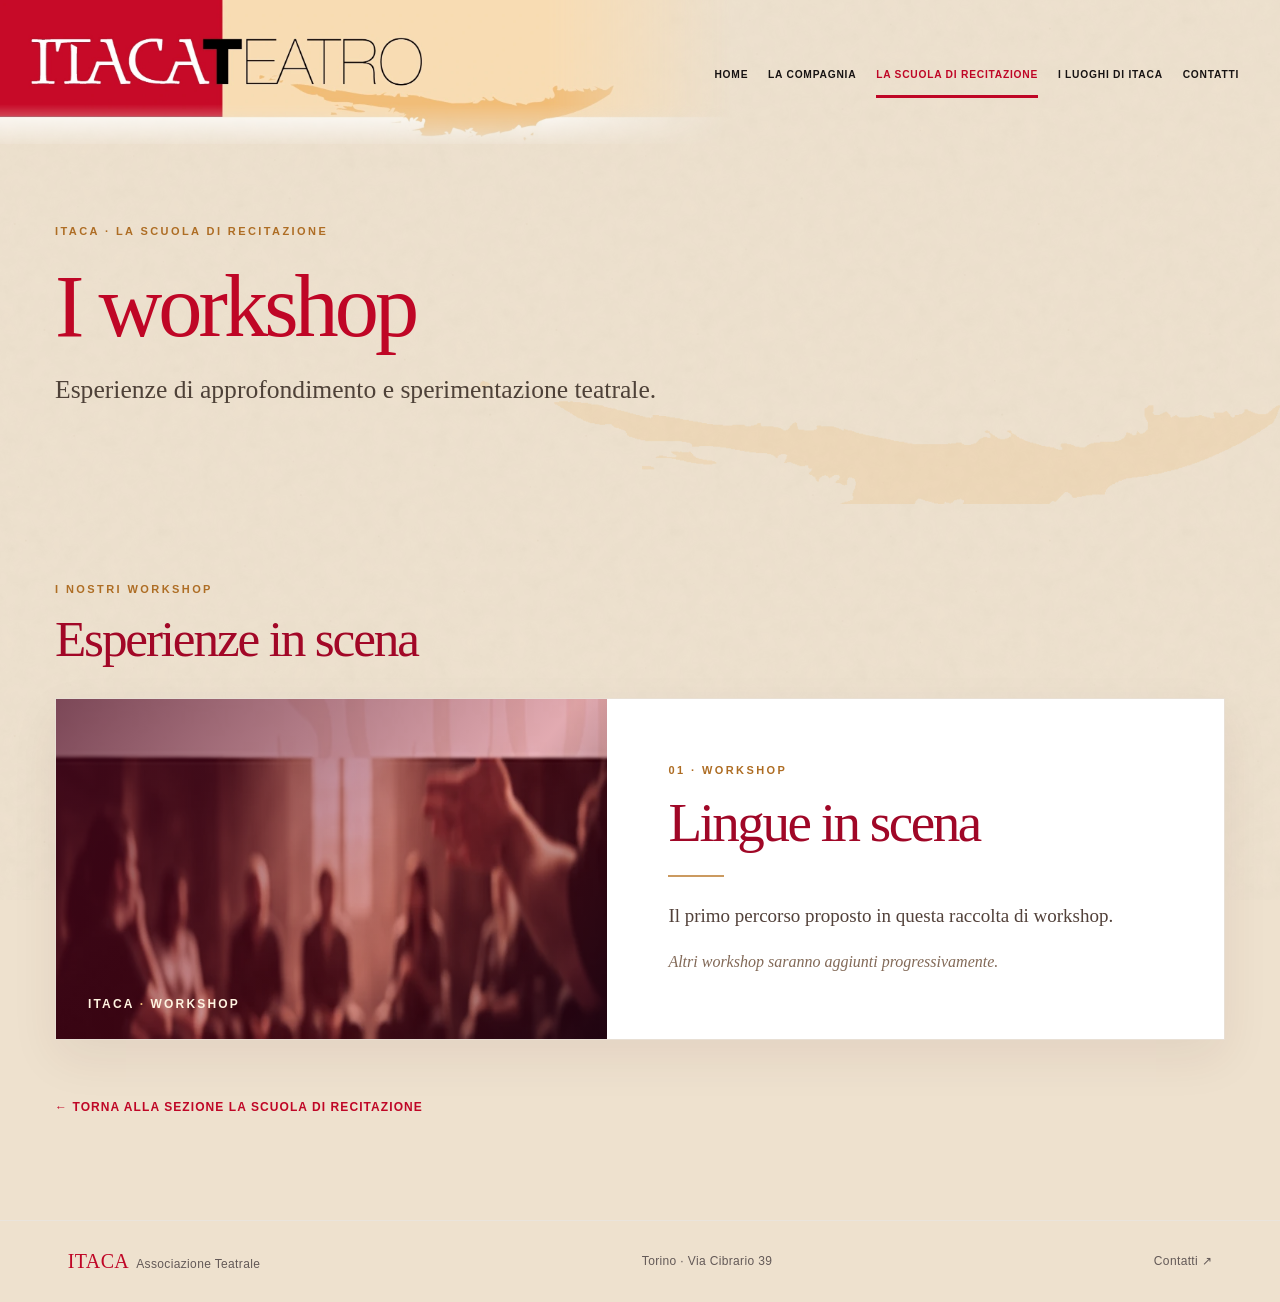
<file: workshop.html>
<!doctype html>
<html lang="it">
<head>
  <meta charset="utf-8" />
  <meta name="viewport" content="width=device-width, initial-scale=1" />
  <meta name="theme-color" content="#bd0929" />
  <meta name="description" content="La sezione dedicata ai workshop e ai laboratori teatrali di ITACA a Torino: incontri, sperimentazione e approfondimenti della pratica scenica." />
  <meta property="og:locale" content="it_IT" />
  <meta property="og:title" content="Workshop e laboratori teatrali a Torino | ITACA Teatro" />
  <meta property="og:description" content="La sezione dedicata ai workshop e ai laboratori teatrali di ITACA a Torino: incontri, sperimentazione e approfondimenti della pratica scenica." />
  <title>Workshop e laboratori teatrali a Torino | ITACA Teatro</title>
  <link rel="canonical" href="https://itacateatro.github.io/workshop.html" />
  <meta property="og:url" content="https://itacateatro.github.io/workshop.html" />
  <meta property="og:type" content="website" />
  <link rel="stylesheet" href="styles.css?v=torino-profilo-20261105" />
  <link rel="icon" type="image/svg+xml" href="assets/favicon.svg" />
</head>
<body data-page="workshop">
<a href="#contenuto" class="skip-link">Vai al contenuto</a>
<header class="site-header">
  <a class="brand" href="index.html" aria-label="ITACA Teatro, torna alla Home"><img src="assets/logo-itaca-ufficiale.webp" alt="ITACA TEATRO – logo ufficiale" /></a>
  <button class="mobile-menu-btn" type="button" aria-label="Apri il menu" aria-expanded="false" aria-controls="main-nav"><span></span><span></span><span></span></button>
  <nav class="main-nav" id="main-nav" aria-label="Navigazione principale">
    <a class="main-link "  href="index.html">Home</a>
    <div class="nav-group">
      <a class="main-link "  href="compagnia.html">La compagnia</a>
      <button type="button" class="submenu-toggle" aria-label="Mostra le pagine della Compagnia" aria-expanded="false">⌄</button>
      <div class="submenu"><a href="spettacoli.html">I nostri spettacoli</a><a href="membri.html">I membri della compagnia</a><a href="progetti.html">Progetti e collaborazioni</a></div>
    </div>
    <div class="nav-group">
      <a class="main-link active"  href="scuola.html">La scuola di recitazione</a>
      <button type="button" class="submenu-toggle" aria-label="Mostra le pagine della Scuola" aria-expanded="false">⌄</button>
      <div class="submenu"><a href="formazione.html">La scuola di recitazione</a><a href="workshop.html">I workshop</a></div>
    </div>
    <a class="main-link " href="luoghi.html">I luoghi di Itaca</a>
    <a class="main-link "  href="contatti.html">Contatti</a>
  </nav>
</header>
<main id="contenuto"><section class="page-heading"><div class="page-container"><p class="eyebrow">ITACA · La scuola di recitazione</p><h1>I workshop</h1><p class="page-intro">Esperienze di approfondimento e sperimentazione teatrale.</p></div></section><section class="page-content itaca-detail-page"><div class="page-container">
  <div class="itaca-section-intro"><span class="eyebrow">I nostri workshop</span><h2>Esperienze in scena</h2></div>
  <article class="itaca-spotlight"><div class="itaca-spotlight-art"><img src="assets/workshop.webp" alt="" loading="lazy" /><span class="itaca-spotlight-overlay">ITACA <span>·</span> Workshop</span></div><div class="itaca-spotlight-body"><span class="eyebrow">01 · Workshop</span><h3>Lingue in scena</h3><span class="itaca-gold-line" aria-hidden="true"></span><p>Il primo percorso proposto in questa raccolta di workshop.</p><p class="itaca-future-note">Altri workshop saranno aggiunti progressivamente.</p></div></article>
  <a class="back-link" href="scuola.html">← Torna alla sezione La scuola di recitazione</a>
</div></section></main>
<footer class="site-footer"><div class="footer-inner"><div><span class="footer-brand">ITACA</span> <span>Associazione Teatrale</span></div><div>Torino · Via Cibrario 39</div><a href="contatti.html">Contatti <span aria-hidden="true">↗</span></a></div></footer>
<script src="site.js?v=mobile-accordion-2" defer></script>
</body></html>
</file>
<file: styles.css>
@charset "UTF-8";
:root{--red:#bf0626;--red-dark:#78060f;--ink:#191312;--muted:#5e5550;--yellow:#f4ae4f;--cream:#fbf8f3;--hairline:#e7dfd7;--serif:"Baskerville","Palatino Linotype","Book Antiqua",Georgia,serif;--sans:"Helvetica Neue",Helvetica,Arial,sans-serif}
*,*::before,*::after{box-sizing:border-box}html{scroll-behavior:smooth}body{margin:0;color:var(--ink);background:var(--cream);font-family:var(--sans);font-size:16px;-webkit-font-smoothing:antialiased}a{color:inherit;text-decoration:none}button{font:inherit;cursor:pointer}h1,h2,h3,p{margin:0}img{max-width:100%;display:block}body,html{max-width:100%;overflow-x:clip}::selection{background:#dcb07a;color:#191312}:focus-visible{outline:3px solid var(--yellow);outline-offset:4px}.skip-link{position:absolute;left:12px;top:-100px;background:white;padding:14px;z-index:999}.skip-link:focus{top:12px}
.site-header{height:clamp(144px,11.65vw,174px);display:flex;align-items:center;justify-content:flex-end;background:white;position:relative;z-index:10}.brand{position:absolute;left:0;top:0;width:min(57vw,876px);height:clamp(144px,11.65vw,174px);overflow:hidden;isolation:isolate}.brand img{position:absolute;left:0;top:0;width:100%;height:auto;max-width:none;mask-image:linear-gradient(to right,#000 0%,#000 83%,transparent 100%)}.main-nav{display:flex;align-items:center;gap:39px;margin-right:max(5vw,70px);position:relative;z-index:2}.main-link{display:block;white-space:nowrap;color:#171313;font-size:12px;text-transform:uppercase;font-weight:600;letter-spacing:.14em;padding:18px 0;position:relative}.main-link:hover,.main-link.active{color:var(--red)}.main-link.active::after{content:"";position:absolute;width:100%;height:3px;left:0;bottom:0;background:var(--red)}.nav-group{position:relative;display:flex;align-items:center}.submenu-toggle{position:absolute;left:calc(100% + 1px);padding:7px 3px;border:0;background:none;color:#847976;font-size:14px;opacity:.0;transition:opacity .15s}.nav-group:hover .submenu-toggle,.nav-group:focus-within .submenu-toggle{opacity:1}.submenu{position:absolute;left:-20px;top:100%;min-width:270px;padding:10px;background:#fff;box-shadow:0 16px 36px #2f11112b;border-top:2px solid var(--red);display:none}.nav-group:hover>.submenu,.nav-group:focus-within>.submenu,.nav-group.submenu-open>.submenu{display:block}.submenu a{display:block;padding:13px 12px;font-size:13px;border-bottom:1px solid #eee9e2}.submenu a:last-child{border-bottom:none}.submenu a:hover{background:#fff6eb;color:var(--red)}.mobile-menu-btn{display:none}
.hero-home{min-height:459px;position:relative;isolation:isolate;overflow:hidden;background:#170b0c url('assets/teatro-home-ros-guild.webp') center center /cover no-repeat;color:#fff}.hero-scrim{position:absolute;inset:0;background:linear-gradient(90deg,rgba(16,4,7,.16) 0%,rgba(16,4,7,.1) 48%,transparent 90%);z-index:-1}.hero-content{position:relative;z-index:1;margin-left:clamp(36px,10.3vw,185px);padding:76px 0 32px;width:min(730px,75%)}.hero-home h1{font:400 clamp(42px,4.8vw,78px)/.94 var(--serif);letter-spacing:-.035em}.hero-home p{font:400 clamp(16px,1.48vw,22px)/1.35 var(--serif);margin-top:30px;max-width:670px;color:#f7f5ef}.little-line{width:75px;height:1px;background:#fff;opacity:.8;display:block;margin-top:29px}.outline-button{display:inline-flex;align-items:center;gap:34px;border:1px solid white;color:white;padding:14px 23px;min-height:46px;font-size:12px;line-height:1;text-transform:uppercase;letter-spacing:.15em;margin-top:27px;transition:.2s}.outline-button span{font-size:23px;font-weight:200;line-height:.65}.outline-button:hover{background:white;color:#1c090b}
.landing-sections{background:#fcfaf6;min-height:420px}.landing-inner{max-width:1510px;margin:auto;padding:78px clamp(28px,5.3vw,90px) 102px;display:grid;grid-template-columns:repeat(2,minmax(0,1fr));column-gap:6%;align-items:start}.landing-column{position:relative;min-width:0}.landing-column h2{font:400 clamp(38px,4.65vw,73px)/.98 var(--serif);letter-spacing:-.05em;color:var(--red);white-space:nowrap;position:relative;z-index:1}.landing-company .decor-island{position:absolute;left:49%;top:-37px;width:58%;max-width:450px;opacity:.97;pointer-events:none;z-index:0}.landing-desc{font:400 clamp(14px,1.28vw,19px)/1.39 var(--serif);margin-top:16px;min-height:52px;position:relative;z-index:1}.tile-grid{display:grid;gap:7px;margin-top:15px}.tile-grid.three{grid-template-columns:repeat(3,minmax(0,1fr))}.tile-grid.two{grid-template-columns:repeat(2,minmax(0,1fr))}.tile{position:relative;display:flex;flex-direction:column;justify-content:space-between;min-height:138px;overflow:hidden;background:#850613;color:#fff;padding:22px 20px 18px;isolation:isolate;transition:transform .2s,filter .2s}.tile:hover{transform:translateY(-4px);filter:brightness(1.08)}.tile img{position:absolute;inset:0;width:100%;height:100%;object-fit:cover;opacity:.46;z-index:-2}.tile::before{content:"";position:absolute;inset:0;background:linear-gradient(93deg,#a20216d9,#7c040edb 75%);z-index:-1}.tile.yellow{color:#1f1811;background:#f3ad48}.tile.yellow img{opacity:.42}.tile.yellow::before{background:linear-gradient(93deg,#f7b64ef4,#f2a944aa 75%)}.tile-label{text-transform:uppercase;font:400 clamp(11px,1.07vw,16px)/1.22 var(--serif);letter-spacing:.03em;max-width:100%}.tile-arrow{font:200 29px/.8 var(--sans);align-self:flex-start}
.site-footer{border-top:1px solid #eae4dc;background:#fffdfb}.footer-inner{max-width:1500px;margin:auto;display:flex;gap:28px;align-items:center;justify-content:space-between;padding:29px max(5.3vw,28px);color:#635957;font-size:12px;letter-spacing:.03em}.footer-brand{color:var(--red);font-family:var(--serif);font-size:20px;margin-right:4px}.site-footer a:hover{color:var(--red)}
.page-heading{min-height:355px;background:linear-gradient(120deg,#fbf6ee,#fffaf5);position:relative;overflow:hidden;padding:75px 0 80px}.page-heading:after{content:"";position:absolute;right:0;bottom:-25px;width:min(65vw,800px);height:160px;background:url('assets/sagoma-itaca.png') center center/contain no-repeat;opacity:.14}.page-container{max-width:1250px;padding:0 40px;margin:auto}.eyebrow{font:700 11px/1.4 var(--sans);letter-spacing:.22em;text-transform:uppercase;color:#ae6d24}.page-heading h1{color:var(--red);font:400 clamp(55px,6.9vw,101px)/.98 var(--serif);letter-spacing:-.045em;margin-top:23px;max-width:1100px;position:relative;z-index:1}.page-intro{max-width:780px;font:400 clamp(19px,2vw,26px)/1.45 var(--serif);color:#4e4138;margin-top:22px;position:relative;z-index:1}.page-content{background:#fffdfb;padding:75px 0 105px;min-height:310px}.feature-grid{display:grid;grid-template-columns:repeat(3,minmax(0,1fr));gap:24px}.feature-card{display:block;background:#f9f4ed;transition:transform .2s,box-shadow .2s}.feature-card:hover{transform:translateY(-5px);box-shadow:0 16px 28px #2817171b}.feature-image{height:220px;overflow:hidden}.feature-image img{width:100%;height:100%;object-fit:cover;transition:transform .3s}.feature-card:hover img{transform:scale(1.04)}.feature-copy{padding:25px 25px 30px}.feature-copy h2{font:400 32px/1.1 var(--serif);color:#ad0623}.feature-copy p{font-size:14px;line-height:1.6;color:#66564f;margin-top:12px;min-height:72px}.read-more,.text-cta,.back-link{display:inline-flex;gap:13px;margin-top:22px;color:var(--red);font-size:12px;font-weight:700;letter-spacing:.09em;text-transform:uppercase}.editorial-box{margin-top:60px;padding:54px;background:#fff7eb;position:relative;overflow:hidden}.editorial-box:after{content:"";position:absolute;right:-100px;top:-15px;width:650px;height:125px;background:url('assets/sagoma-itaca.png') center/contain no-repeat;opacity:.20}.editorial-box h2,.detail-text h2,.contact-layout h2{font:400 clamp(36px,4vw,57px)/1.1 var(--serif);color:#b40022;margin-top:16px}.editorial-box p,.detail-text p,.contact-layout p{font:400 18px/1.65 var(--serif);max-width:680px;margin-top:18px}.detail-layout{display:grid;grid-template-columns:1.05fr .95fr;gap:80px;align-items:center;min-height:280px}.detail-visual{height:290px;overflow:hidden}.detail-visual img{height:100%;width:100%;object-fit:cover}.draft-note{display:inline-block;background:#fbf3e7;color:#75553d;padding:11px 14px;margin-top:25px;font-size:12px;letter-spacing:.025em}.back-link{margin-top:60px}.contact-layout{display:grid;grid-template-columns:1fr 1fr;gap:100px}.contact-layout address{font:normal 400 30px/1.35 var(--serif);margin-top:32px}.contact-help{color:#655b54;font-size:16px!important}.outline-dark{display:inline-flex;gap:20px;border:1px solid var(--red);padding:14px 18px;font-size:13px;margin-top:27px}.outline-dark:hover{background:var(--red);color:white}.location-panel{background:linear-gradient(135deg,#8f0c22,#bf1936);min-height:330px;padding:50px;color:white;display:flex;flex-direction:column;justify-content:center}.location-panel span{font:30px var(--serif)}.location-panel strong{font:400 72px/.99 var(--serif);margin-top:22px}.location-panel p{font:20px var(--serif);margin-top:12px}
@media(min-width:1600px){.hero-home{min-height:500px}.hero-content{padding-top:88px}.landing-inner{padding-top:88px}}
@media(max-width:1260px){.main-nav{gap:24px;margin-right:34px}.main-link{font-size:10px;letter-spacing:.11em}.brand{width:59vw}.landing-inner{column-gap:5.3%}.landing-column h2{font-size:clamp(37px,4.4vw,58px)}.tile{padding:16px 13px;min-height:130px}}
@media(max-width:900px){.site-header{height:110px}.brand{height:110px;width:min(75vw,550px)}.mobile-menu-btn{display:flex;position:relative;z-index:6;flex-direction:column;gap:5px;justify-content:center;align-items:center;width:46px;height:44px;background:white;border:1px solid #cbbdb6;margin-right:25px}.mobile-menu-btn span{display:block;background:#211515;height:2px;width:21px;transition:transform .2s,opacity .2s}.mobile-menu-btn[aria-expanded="true"] span:nth-child(1){transform:translateY(7px) rotate(45deg)}.mobile-menu-btn[aria-expanded="true"] span:nth-child(2){opacity:0}.mobile-menu-btn[aria-expanded="true"] span:nth-child(3){transform:translateY(-7px) rotate(-45deg)}.main-nav{display:none;position:absolute;right:0;top:100%;left:0;background:white;z-index:5;margin:0;padding:12px 28px 23px;box-shadow:0 15px 20px #3f22221e;flex-direction:column;align-items:stretch;gap:0}.main-nav.open{display:flex}.main-link{font-size:14px;padding:16px 0;letter-spacing:.09em;border-bottom:1px solid #f0e8e2}.main-link.active:after{width:40px;bottom:0;height:2px}.nav-group{display:block}.nav-group>.main-link{padding-right:45px}.submenu-toggle{opacity:1;top:6px;left:auto;right:0;font-size:22px;padding:6px 12px;z-index:2}.submenu{position:static;box-shadow:none;border:0;border-left:2px solid #dfc5a5;background:#fff9f1;margin:5px 0 10px;padding:6px 10px;display:none}.nav-group:hover>.submenu,.nav-group:focus-within>.submenu{display:none}.main-nav .nav-group:not(.submenu-open)>.submenu{display:none!important}.main-nav .nav-group.submenu-open>.submenu{display:block!important}.hero-home{min-height:445px;background-position:60% center}.hero-content{margin-left:7vw;width:min(85%,610px);padding:84px 0 55px}.hero-home h1{font-size:clamp(42px,7.5vw,66px)}.hero-home p{font-size:19px}.landing-inner{grid-template-columns:1fr;gap:58px;padding:58px 7vw 78px}.landing-column h2{font-size:clamp(40px,7vw,70px)}.landing-company .decor-island{left:44%;top:-25px;width:50%}.tile{min-height:155px;padding:20px}.tile-label{font-size:15px}.landing-desc{font-size:18px;min-height:0}.page-heading{padding:70px 0}.feature-grid{grid-template-columns:repeat(2,1fr)}.detail-layout{gap:32px}.contact-layout{gap:30px}}
@media(max-width:600px){.site-header{height:88px}.brand{height:88px;width:min(78vw,405px)}.mobile-menu-btn{margin-right:16px}.hero-home{min-height:510px;background-position:65% center}.hero-home:before{content:"";position:absolute;inset:0;background:linear-gradient(90deg,#140709bb 0%,#18080ca6 58%,#1a0c0733)}.hero-content{margin-left:7%;padding:99px 0 50px;width:88%}.hero-home h1{font-size:clamp(42px,10vw,58px);line-height:.99}.hero-home p{font:400 18px/1.48 var(--serif);max-width:350px;margin-top:25px}.desktop-only{display:none}.little-line{margin-top:28px}.outline-button{margin-top:25px}.landing-inner{padding:58px 6% 75px;gap:65px}.landing-column h2{font-size:clamp(42px,9.5vw,60px);white-space:normal;line-height:1.07}.landing-company .decor-island{left:40%;top:-25px;width:60%;opacity:.7}.landing-desc{font-size:18px;line-height:1.45;margin-top:14px}.tile-grid.three,.tile-grid.two{grid-template-columns:1fr 1fr;gap:10px}.tile-grid.three .tile:first-child{grid-column:1/-1;min-height:174px}.tile-grid.three .tile:last-child{grid-column:auto}.tile{min-height:136px;padding:17px}.tile-label{font-size:13px}.tile-arrow{font-size:28px}.site-footer .footer-inner{padding:26px 6%;flex-wrap:wrap;justify-content:flex-start;gap:10px 20px}.page-container{padding:0 6%}.page-heading{min-height:300px;padding:65px 0 65px}.page-heading h1{font-size:clamp(52px,11vw,72px)}.page-intro{font-size:21px}.page-content{padding:45px 0 80px}.feature-grid{grid-template-columns:1fr;gap:18px}.feature-image{height:180px}.feature-copy{padding:22px}.feature-copy p{min-height:0}.editorial-box{padding:35px 24px;margin-top:40px}.detail-layout{grid-template-columns:1fr;gap:30px}.detail-visual{height:225px}.contact-layout{grid-template-columns:1fr;gap:40px}.location-panel{min-height:250px;padding:35px}}
@media(prefers-reduced-motion:reduce){html{scroll-behavior:auto}*,*:before,*:after{transition:none!important;animation:none!important}}

/* Fit the longer home-section heading in the desktop school column. */
@media(min-width:901px){.landing-column h2{font-size:clamp(30px,2.8vw,51px);line-height:1.08;min-height:1.08em}.landing-column .landing-desc{min-height:56px}}


/* Schede dei membri: componenti riutilizzabili per attori, tecnici e collaboratori. */
.members-intro{margin:0 0 38px}
.members-intro h2{font:400 clamp(34px,4vw,53px)/1.08 var(--serif);letter-spacing:-.035em;color:var(--red);margin-top:13px}
.members-intro>p{max-width:760px;font:400 19px/1.55 var(--serif);color:#685b52;margin-top:14px}
.members-grid{display:grid;grid-template-columns:repeat(auto-fit,minmax(min(100%,520px),1fr));gap:28px}
.member-card{display:grid;grid-template-columns:minmax(215px,.73fr) minmax(0,1.27fr);background:#fff;box-shadow:0 19px 48px rgba(52,22,20,.10);border:1px solid #ece5db;overflow:hidden;min-width:0}
.member-art{position:relative;min-height:390px;background:linear-gradient(155deg,#8c051d 0%,#b20b2c 55%,#540412 100%);overflow:hidden;display:flex;flex-direction:column;justify-content:space-between;padding:28px 26px;color:#fff9ed;isolation:isolate}
.member-art:before{content:"";position:absolute;width:190px;height:190px;left:-80px;bottom:-86px;border:1px solid rgba(245,185,102,.38);border-radius:50%;z-index:0}
.member-art:after{content:"";position:absolute;inset:0;border:13px solid rgba(255,255,255,.04);pointer-events:none}
.member-art-island{position:absolute;width:115%;max-width:none;left:-12%;top:16%;transform:rotate(-8deg);opacity:.23;filter:sepia(1) saturate(1.3);pointer-events:none;z-index:0}
.member-art-label,.member-art-caption{font:600 10px/1.3 var(--sans);text-transform:uppercase;letter-spacing:.19em;position:relative;z-index:1}
.member-art-label span{color:#eabb73}
.member-art-caption{color:#f8d2a6}
.member-monogram{position:relative;z-index:1;align-self:center;font:400 clamp(83px,12vw,137px)/1 var(--serif);letter-spacing:-.1em;color:#fffaf3;margin-left:-.13em;text-shadow:0 8px 35px #28071370}
.member-monogram span{color:#e7ac61}
.member-info{padding:clamp(29px,4vw,59px) clamp(26px,4vw,59px) 34px;display:flex;flex-direction:column;justify-content:center}
.member-tag{font:700 11px/1.3 var(--sans);text-transform:uppercase;letter-spacing:.18em;color:#b47732}
.member-info h3{font:400 clamp(39px,4.25vw,67px)/.99 var(--serif);letter-spacing:-.05em;color:#970820;margin-top:12px}
.member-role{font:500 19px/1.3 var(--serif);color:#3f312d;margin-top:11px}
.member-rule{width:64px;height:2px;background:#c99655;margin:23px 0 17px}
.member-bio{font:400 16px/1.58 var(--serif);color:#433834}
.member-bio-secondary{margin-top:13px;color:#685b55}
.member-disciplines{font:600 10px/1.75 var(--sans);letter-spacing:.07em;color:#7a6661;margin-top:20px}
.member-disciplines span{color:#b98a4e;margin:0 3px}
.member-actions{display:flex;align-items:stretch;flex-wrap:wrap;gap:11px;margin-top:28px}
.member-cv-link,.member-download{min-height:51px;display:inline-flex;align-items:center;justify-content:center;gap:13px;font:700 12px/1.3 var(--sans);text-decoration:none;transition:background .2s,color .2s,transform .2s}
.member-cv-link{padding:12px 19px;background:#a40825;color:white}
.member-cv-link>span:first-child{font-weight:400;color:#f2c8cf;font-size:11px}
.member-cv-link:hover{background:#720418;transform:translateY(-2px)}
.member-download{padding:11px 16px;border:1px solid #c4b8ad;color:#7b0b21}
.member-download:hover{background:#fff4e8;border-color:#9a152a}
.members-footnote{margin-top:26px;color:#80756b;font:italic 16px/1.4 var(--serif)}
@media(max-width:760px){.member-card{grid-template-columns:1fr}.member-art{min-height:235px;padding:22px}.member-monogram{font-size:94px}.member-info{padding:35px 25px 38px}.member-info h3{font-size:47px}.members-intro>p{font-size:17px}.members-grid{grid-template-columns:1fr}}
@media(max-width:420px){.member-actions{flex-direction:column}.member-cv-link,.member-download{width:100%}.member-monogram{font-size:81px}.member-info h3{font-size:42px}}


/* Team profiles: reusable member-card system and four editorial groups */
.members-page{padding-top:51px}
.team-section{margin:0 0 74px}
.team-section-head{display:flex;align-items:baseline;gap:17px;margin-bottom:27px;position:relative}
.team-section-index{font:600 12px/1.2 var(--sans);letter-spacing:.16em;color:#ad844e}
.team-section-head h2{font:400 clamp(34px,4vw,55px)/1.05 var(--serif);letter-spacing:-.04em;color:#ac0728;white-space:nowrap}
.team-section-rule{height:1px;background:linear-gradient(90deg,#d4b98c,#e7ded4);align-self:center;flex:1;margin-left:14px}
.team-members-grid{display:grid;grid-template-columns:repeat(3,minmax(0,1fr));gap:22px}
.team-card{display:flex;flex-direction:column;background:#fff;border:1px solid #e9e1d7;box-shadow:0 12px 30px rgba(52,22,20,.075);min-width:0;overflow:hidden;transition:transform .2s,box-shadow .2s}
.team-card:hover{transform:translateY(-4px);box-shadow:0 21px 34px rgba(52,22,20,.115)}
.team-card-art{min-height:142px;background:linear-gradient(125deg,#600817 0%,#a70c2a 58%,#c54a34 100%);position:relative;display:flex;align-items:center;justify-content:center;overflow:hidden;isolation:isolate}
.team-card-art:before{content:"";position:absolute;width:240px;height:190px;border:1px solid rgba(255,255,255,.2);border-radius:50%;transform:rotate(-24deg);left:-75px;top:-81px}
.team-card-art:after{content:"";position:absolute;right:-36px;bottom:-60px;width:155px;height:155px;border:1px solid rgba(255,207,151,.38);border-radius:50%}
.team-card:nth-child(3n+2) .team-card-art{background:linear-gradient(125deg,#751122,#ae2139 58%,#b76e40 100%)}
.team-card:nth-child(3n+3) .team-card-art{background:linear-gradient(125deg,#4f0717,#91142b 60%,#ad3a2a)}
.team-card-mark{font:400 82px/1 var(--serif);letter-spacing:-.07em;color:#fff7ec;position:relative;z-index:1;text-shadow:0 6px 25px rgba(25,0,0,.14)}
.team-card-mark i{font-style:normal;color:#f0b969}
.team-card-brand{position:absolute;right:17px;bottom:12px;color:#f0d8c3;font:700 10px/1 var(--sans);letter-spacing:.17em}
.team-card-body{padding:24px 24px 26px;display:flex;flex-direction:column;flex:1;min-height:138px}
.team-card-body h3{font:400 clamp(26px,2.25vw,37px)/1.07 var(--serif);letter-spacing:-.035em;color:#970b24;overflow-wrap:break-word}
.team-card-role{font:400 17px/1.25 var(--serif);color:#54443a;margin-top:11px}
.team-cv-actions{margin-top:auto;padding-top:22px;display:flex;gap:8px;flex-wrap:wrap}
.team-view-cv,.team-download-cv{display:inline-flex;align-items:center;justify-content:center;gap:9px;min-height:39px;padding:10px 13px;font:700 11px/1.2 var(--sans);transition:background .2s,border-color .2s}
.team-view-cv{background:#a30828;color:#fff}
.team-view-cv:hover{background:#79031c}
.team-download-cv{border:1px solid #c8b9a8;color:#8d0920}
.team-download-cv:hover{background:#fff2e7;border-color:#9b112c}
.member-info .team-cv-actions{margin-top:26px;padding:0;gap:11px}
.member-info .team-view-cv,.member-info .team-download-cv{min-height:48px;padding:13px 18px;font-size:12px}
.members-page .back-link{margin-top:8px}
@media(max-width:900px){.team-members-grid{grid-template-columns:repeat(2,minmax(0,1fr))}}
@media(max-width:600px){.members-page{padding-top:36px}.team-section{margin-bottom:54px}.team-section-head{gap:11px;margin-bottom:20px}.team-section-head h2{font-size:clamp(29px,7.5vw,43px);white-space:normal}.team-section-rule{margin-left:0}.team-members-grid{grid-template-columns:1fr;gap:16px}.team-card-art{min-height:115px}.team-card-mark{font-size:65px}.team-card-body{min-height:auto;padding:20px 23px 24px}.team-card-body h3{font-size:34px}.team-cv-actions{margin-top:0}}


/* Homepage theatrical quotations: aligned tiles, quotations as editorial epigraphs */
.landing-quote{position:relative;border-top:1px solid #d3c1ab;margin-top:28px;padding:22px 8px 0 49px;max-width:100%;color:#44312f}
.landing-quote::before{content:"“";position:absolute;left:0;top:10px;color:#b70a2a;font:400 88px/.9 var(--serif);opacity:.8}
.landing-quote blockquote{font:italic 400 clamp(19px,1.55vw,24px)/1.4 var(--serif);letter-spacing:-.012em}
.landing-quote figcaption{font:600 10px/1.4 var(--sans);letter-spacing:.13em;text-transform:uppercase;color:#a8753b;margin-top:15px}
.landing-quote figcaption cite{font-style:italic}
.landing-quote-school::before{color:#d59b41}
.landing-quote-school blockquote{font:italic 400 clamp(16px,1.19vw,19px)/1.58 var(--serif);letter-spacing:0}
@media(max-width:900px){.landing-quote{margin-top:24px;max-width:700px}.landing-quote-school blockquote{font-size:18px}}
@media(max-width:600px){.landing-quote{padding-left:38px}.landing-quote::before{font-size:70px}.landing-quote-school blockquote{font-size:16.5px;line-height:1.58}}


/* Kavafis epigraph: first element of Home, before the two balanced columns. */
.landing-quote-kavafis{grid-column:1/-1;justify-self:center;width:min(100%,760px);max-width:none;margin:0;padding:22px 34px 19px;text-align:center;border-top:none;border-bottom:none}
.landing-quote-kavafis::before{top:5px;left:10px}
.landing-quote-kavafis blockquote{font-size:clamp(25px,2.7vw,40px);line-height:1.22;letter-spacing:-.02em}
.landing-quote-kavafis figcaption{margin-top:14px}
@media(min-width:901px){.landing-inner{row-gap:38px}}
@media(max-width:900px){.landing-quote-kavafis{max-width:650px}}
@media(max-width:600px){.landing-quote-kavafis{padding:22px 27px 18px}.landing-quote-kavafis blockquote{font-size:clamp(24px,6vw,33px)}.landing-quote-kavafis::before{left:1px}}


/* ITACA silhouettes: identical lightness, above the headings, with space reserved on wide screens. */
.landing-column > .decor-island{
  display:block;
  position:absolute;
  top:8px;
  left:41%;
  width:58%;
  height:auto;
  max-width:450px;
  opacity:.7;
  pointer-events:none;
  z-index:0;
}
@media(min-width:901px){
  .landing-column{padding-top:96px}
}
@media(min-width:601px) and (max-width:900px){
  .landing-column{padding-top:100px}
  .landing-column > .decor-island{top:6px;left:39%;width:53%}
}
@media(max-width:600px){
  .landing-column{padding-top:0}
  .landing-column > .decor-island{top:-47px;left:40%;width:60%;max-width:450px;opacity:.7}
}
@media(orientation:landscape) and (max-height:600px) and (max-width:1200px){
  .landing-column{padding-top:90px}
  .landing-column > .decor-island{top:6px;left:39%;width:min(53%,380px);max-width:380px;opacity:.7}
}

/* Typeset Shakespeare as three deliberate verse lines at every viewport size. */
.landing-quote-company .hamlet-line{display:block}


/* Kavafis: one unbroken line on wide and landscape screens, two on portrait phones. */
.landing-quote-kavafis blockquote{white-space:nowrap}
@media(max-width:600px) and (orientation:portrait){
  .landing-quote-kavafis .kavafis-line{display:block}
  .landing-quote-kavafis blockquote{white-space:normal}
}



/* ITACA home: the seven production photographs are the only hero backdrop.
   No coloured curtain, gradients or masking layers cover the original images. */
.hero-home{
  background:none;
}
.hero-home::before,
.hero-home::after,
.hero-home .hero-scrim{
  display:none;
  content:none;
}
.hero-home .hero-media{
  position:absolute;
  inset:0;
  width:100%;
  height:100%;
  overflow:hidden;
  z-index:0;
  pointer-events:none;
  -webkit-mask-image:none;
  mask-image:none;
}
.hero-home .hero-slide{
  position:absolute;
  inset:0;
  display:block;
  width:100%;
  height:100%;
  max-width:none;
  object-fit:cover;
  object-position:var(--focus-desktop,center);
  opacity:0;
  transition:opacity .75s ease-in-out;
}
.hero-home .hero-slide.is-active{opacity:1}
.hero-home .hero-content{position:relative;z-index:2}
.hero-home h1{color:#f4bd66;text-shadow:0 2px 12px rgba(13,3,10,.3)}
.hero-home p{color:#f3c880;text-shadow:0 2px 9px rgba(13,3,10,.27)}
.hero-home .little-line{background:#f1b85c;opacity:1}
@media (prefers-reduced-motion:reduce){
  .hero-home .hero-slide{transition:none}
}
/* Landscape phones: crop the full-bleed photo to the established mobile band. */
@media (orientation:landscape) and (max-height:600px) and (max-width:1200px){
  .hero-home{min-height:0}
  .hero-home .hero-slide{object-position:var(--focus-landscape,center)}
  .hero-home .hero-content{margin-left:5vw;width:52vw;padding:53px 0 19px}
  .hero-home h1{font-size:clamp(38px,5.4vw,52px);line-height:1}
  .hero-home p{font-size:16px;line-height:1.35;margin-top:20px;max-width:100%}
  .hero-home .little-line{margin-top:18px}
}
/* Portrait phones: full-width photographs, same compact text layout. */
@media (max-width:600px) and (orientation:portrait){
  .hero-home{min-height:0}
  .hero-home .hero-slide{object-position:var(--focus-portrait,center)}
  .hero-home .hero-content{margin-left:6vw;width:59vw;padding:48px 0 16px}
  .hero-home h1{font-size:clamp(32px,8.5vw,41px);line-height:1.06}
  .hero-home p{font-size:15px;line-height:1.39;max-width:100%;margin-top:22px}
  .hero-home .little-line{margin-top:18px}
}

/* ITACA · new editorial subsections — designed for desktop and both phone orientations */
body[data-page="scuola"] .feature-grid{grid-template-columns:repeat(2,minmax(0,1fr))}
.itaca-detail-page{background:linear-gradient(180deg,#fffdfb 0%,#fff9f2 100%)}
.itaca-section-intro,.itaca-archive-heading{max-width:840px;margin:0 0 33px}
.itaca-section-intro h2,.itaca-archive-heading h2{font:400 clamp(37px,4vw,59px)/1.04 var(--serif);letter-spacing:-.042em;color:#a20727;margin-top:14px}
.itaca-section-intro>p,.itaca-archive-heading>p{font:400 18px/1.6 var(--serif);color:#65564e;margin-top:13px}
.itaca-program-grid{display:grid;grid-template-columns:repeat(2,minmax(0,1fr));gap:27px;align-items:stretch}
.itaca-program-card{background:#fff;border:1px solid #e9ded0;box-shadow:0 16px 42px rgba(68,24,29,.08);overflow:hidden;min-width:0}
.itaca-program-visual{height:180px;position:relative;overflow:hidden;isolation:isolate;background:linear-gradient(120deg,#690c22 0%,#b00e2c 56%,#8a1a29 100%)}
.itaca-program-visual:before{content:"";position:absolute;inset:-20%;background:repeating-linear-gradient(105deg,transparent 0%,rgba(255,216,163,.05) 6%,transparent 13%,rgba(20,0,8,.22) 19%);transform:rotate(-8deg)}
.itaca-program-visual:after{content:"";position:absolute;right:-50px;top:-100px;border:1px solid #f4ca9680;border-radius:50%;width:350px;height:350px}
.itaca-modern{background:linear-gradient(122deg,#47091c,#8a122e 52%,#ac6348)}
.itaca-visual-number{position:absolute;top:24px;left:28px;color:#ffdfb3;font:600 12px/1 var(--sans);letter-spacing:.18em;z-index:1}
.itaca-visual-mark{position:absolute;right:28px;bottom:-25px;font:400 clamp(64px,8vw,124px)/1 var(--serif);letter-spacing:-.08em;color:#fff3e63a;z-index:1}
.itaca-program-text{padding:37px 37px 43px;min-height:246px;display:flex;flex-direction:column;align-items:flex-start}
.itaca-program-text h3{font:400 clamp(30px,3vw,43px)/1.13 var(--serif);letter-spacing:-.035em;color:#9f0a27;margin-top:18px;text-wrap:balance}
.itaca-program-subtitle{font:italic 400 clamp(19px,1.65vw,24px)/1.35 var(--serif);color:#4b3b35;margin-top:16px}
.itaca-gold-line{display:block;width:56px;height:2px;background:#cb9a60;margin-top:auto;transform:translateY(24px)}
.itaca-spotlight{display:grid;grid-template-columns:1fr 1.12fr;min-width:0;background:#fff;border:1px solid #e8dfd4;box-shadow:0 18px 46px rgba(68,24,29,.07);overflow:hidden}
.itaca-spotlight-art{position:relative;min-height:340px;isolation:isolate;background:#790b24}
.itaca-spotlight-art img{position:absolute;inset:0;width:100%;height:100%;object-fit:cover;filter:saturate(.7)}
.itaca-spotlight-art:after{content:"";position:absolute;inset:0;background:linear-gradient(128deg,#4e0820bb,#b10b2c51 64%,#2e0619aa)}
.itaca-spotlight-overlay{position:absolute;left:32px;bottom:26px;z-index:1;color:#fff4e1;font:600 12px/1.3 var(--sans);letter-spacing:.18em;text-transform:uppercase}
.itaca-spotlight-overlay span{color:#efbb76}
.itaca-spotlight-body{padding:clamp(32px,4.8vw,74px);min-width:0}
.itaca-spotlight-body h3{font:400 clamp(39px,4.3vw,66px)/1.03 var(--serif);color:#a00727;letter-spacing:-.045em;margin-top:16px;text-wrap:balance}
.itaca-spotlight-body .itaca-gold-line{margin:24px 0 0;transform:none}
.itaca-spotlight-body>p{font:400 19px/1.6 var(--serif);color:#52413a;margin-top:24px}
.itaca-spotlight-body .itaca-future-note{font:italic 16px/1.45 var(--serif);color:#826957;margin-top:18px}
.itaca-additions{font:italic 17px/1.5 var(--serif);color:#85746b;margin-top:31px}
.itaca-shows-page{background:linear-gradient(180deg,#fffdfb,#fff9f3)}
.itaca-shows-current{padding-bottom:68px;border-bottom:1px solid #e6d9cb}
.itaca-shows-grid{display:grid;grid-template-columns:repeat(3,minmax(0,1fr));gap:21px}
.itaca-show-card{background:#fff;min-width:0;border:1px solid #e9ded4;box-shadow:0 12px 32px rgba(69,23,26,.065);overflow:hidden;display:flex;flex-direction:column}
.itaca-show-figure{position:relative;overflow:hidden;height:123px;background:linear-gradient(125deg,#4b0717 0%,#aa0a2c 54%,#ca7952 100%)}
.itaca-show-figure:after{content:"";position:absolute;inset:0;background:repeating-linear-gradient(100deg,#1e06121c 0%,#cb47662b 6%,#1e06122e 12%,transparent 21%)}
.itaca-show-card:nth-child(2) .itaca-show-figure{background:linear-gradient(125deg,#64061d,#9c2441 59%,#bc7548)}
.itaca-show-card:nth-child(3) .itaca-show-figure{background:linear-gradient(125deg,#2d0919,#7e1730 53%,#a14439)}
.itaca-show-number{position:absolute;top:21px;left:23px;z-index:1;color:#f8d4a2;font:700 11px/1 var(--sans);letter-spacing:.22em}
.itaca-show-watermark{position:absolute;right:18px;bottom:-17px;z-index:1;color:#fff9ef42;font:400 88px/1 var(--serif);letter-spacing:-.06em}
.itaca-show-info{padding:27px 27px 30px;display:flex;flex-direction:column;flex:1;min-height:175px}
.itaca-show-info h3{font:400 clamp(27px,2.55vw,38px)/1.13 var(--serif);color:#9a0a23;letter-spacing:-.034em}
.itaca-show-sub{font:italic 16px/1.4 var(--serif);color:#6f5d51;margin-top:12px}
.itaca-show-director{margin-top:auto;padding-top:20px;color:#8d613a;font:600 11px/1.4 var(--sans);letter-spacing:.08em;text-transform:uppercase}
.itaca-shows-archive{padding-top:69px}
.itaca-year-nav{display:flex;flex-wrap:wrap;gap:10px;margin:0 0 37px}
.itaca-year-nav a{padding:11px 18px;border:1px solid #d8c4ad;color:#8b1931;font:700 12px/1.25 var(--sans);letter-spacing:.05em}
.itaca-year-nav a:hover{background:#fff0e5;border-color:#ba8b54}
.itaca-archive-list{border-top:1px solid #d9c5b5}
.itaca-year{display:grid;grid-template-columns:135px minmax(0,1fr);border-bottom:1px solid #e5d9cf;gap:22px;padding:30px 0;scroll-margin-top:20px}
.itaca-year-heading h3{font:400 clamp(39px,4vw,55px)/1 var(--serif);color:#a40b28;letter-spacing:-.05em}
.itaca-year-heading>span{display:block;color:#927967;font:700 10px/1.5 var(--sans);letter-spacing:.12em;text-transform:uppercase;margin-top:8px}
.itaca-year-items{padding:0;margin:0;list-style:none;display:grid;grid-template-columns:repeat(2,minmax(0,1fr));gap:17px 30px}
.itaca-year-items li{border-left:2px solid #d5b88e;padding:2px 0 3px 16px;min-width:0}
.itaca-work-row strong{display:block;font:400 clamp(19px,1.7vw,24px)/1.17 var(--serif);letter-spacing:-.015em;color:#35252a;overflow-wrap:anywhere}
.itaca-work-role{display:block;font:700 10px/1.35 var(--sans);color:#ab173a;letter-spacing:.075em;text-transform:uppercase;margin-top:9px}
.itaca-work-by{font:italic 14px/1.44 var(--serif);color:#746257;margin-top:7px}
.itaca-archive-source{font:italic 15px/1.5 var(--serif);color:#776b64;margin:30px 0 0}
@media(max-width:1000px){
  .itaca-program-grid{gap:18px}
  .itaca-program-text{padding:29px 27px 37px}
  .itaca-program-text h3{font-size:clamp(27px,3.3vw,40px)}
  .itaca-year{grid-template-columns:102px minmax(0,1fr)}
  .itaca-show-info{padding:23px 21px 26px}
}
@media(max-width:700px){
  body[data-page="scuola"] .feature-grid{grid-template-columns:1fr}
  .itaca-program-grid{grid-template-columns:1fr;gap:20px}
  .itaca-program-visual{height:134px}
  .itaca-program-text{min-height:200px}
  .itaca-program-text h3{font-size:clamp(29px,7vw,40px)}
  .itaca-spotlight{grid-template-columns:1fr}
  .itaca-spotlight-art{min-height:205px}
  .itaca-spotlight-body{padding:30px 25px 36px}
  .itaca-spotlight-body h3{font-size:clamp(39px,9.8vw,52px)}
  .itaca-shows-grid{grid-template-columns:1fr;gap:17px}
  .itaca-show-card{flex-direction:row;min-height:165px}
  .itaca-show-figure{width:29%;height:auto;min-height:165px;flex:none}
  .itaca-show-watermark{font-size:48px;bottom:20px;right:-28px;transform:rotate(-90deg)}
  .itaca-show-info{min-height:165px;padding:22px}
  .itaca-show-info h3{font-size:clamp(25px,6vw,35px)}
  .itaca-year{grid-template-columns:1fr;gap:18px;padding:26px 0}
  .itaca-year-heading{display:flex;gap:17px;align-items:baseline}
  .itaca-year-heading>span{margin-top:0}
  .itaca-year-items{grid-template-columns:1fr;gap:17px}
}
@media(orientation:landscape) and (max-height:600px) and (min-width:701px) and (max-width:1200px){
  .itaca-program-visual{height:130px}
  .itaca-program-text{min-height:193px}
  .itaca-spotlight-art{min-height:275px}
  .itaca-spotlight-body{padding:28px}
  .itaca-shows-grid{gap:12px}
  .itaca-show-info{padding:20px 16px}
}


/* ITACA archive: standalone production cards, with the same italic-grey and
   uppercase-gold typographic language as the current-production cards. */
.itaca-year-items{align-items:stretch;gap:15px 19px}
.itaca-year-items li.itaca-archive-card{
  display:flex;
  flex-direction:column;
  min-width:0;
  min-height:160px;
  padding:22px 23px 20px;
  background:linear-gradient(130deg,#fffefc 0%,#fffaf5 100%);
  border:1px solid #ebdfd1;
  border-left:3px solid #d3b084;
  box-shadow:0 9px 23px rgba(67,27,30,.052);
}
.itaca-work-title{
  margin:0;
  font:400 clamp(22px,1.9vw,30px)/1.16 var(--serif);
  letter-spacing:-.022em;
  color:#3d292c;
  overflow-wrap:break-word;
  text-wrap:balance;
}
.itaca-archive-card .itaca-work-by{
  font:italic 400 clamp(16px,1.35vw,19px)/1.4 var(--serif);
  color:#81766f;
  margin:11px 0 0;
}
.itaca-archive-card .itaca-work-by.itaca-author-unlisted{
  color:#9e948c;
}
.itaca-work-director{
  margin-top:auto;
  padding-top:20px;
  color:#ac823f;
  font:700 11px/1.4 var(--sans);
  text-transform:uppercase;
  letter-spacing:.105em;
}
@media (max-width:700px){
  .itaca-year-items li.itaca-archive-card{min-height:143px;padding:19px 19px 18px}
  .itaca-work-title{font-size:clamp(23px,6.4vw,30px)}
  .itaca-archive-card .itaca-work-by{font-size:17px}
}
@media (orientation:landscape) and (max-height:600px) and (min-width:701px) and (max-width:1200px){
  .itaca-year-items{gap:12px}
  .itaca-year-items li.itaca-archive-card{padding:18px 17px;min-height:145px}
  .itaca-work-title{font-size:23px}
}


/* I luoghi di Itaca — fifth navigation item; third editorial Home section. */
@media(min-width:901px){.main-nav{gap:clamp(10px,1.55vw,24px);margin-right:clamp(20px,3.2vw,56px)}.main-link{font-size:clamp(9.5px,.8vw,11.5px);letter-spacing:.075em}}
@media(min-width:901px) and (max-width:1150px){.main-nav{gap:11px;margin-right:23px}.main-link{font-size:9.5px;letter-spacing:.045em}.brand{width:48vw}}
.landing-places{grid-column:1/-1;display:grid;grid-template-columns:minmax(0,1.06fr) minmax(0,.94fr);margin-top:42px;position:relative;isolation:isolate;overflow:hidden;background:linear-gradient(125deg,#75132c,#4b0b1e 65%,#2c0a16);border-top:3px solid #d3a56f;color:#fff7e9;min-width:0}
.landing-places::before{content:"";position:absolute;inset:0;z-index:-1;background:radial-gradient(ellipse 45% 90% at 70% 40%,#e6a66d24,transparent 90%),repeating-linear-gradient(102deg,transparent 0%,#ffffff06 7%,#1e041022 17%,transparent 26%)}
.landing-places-copy{padding:clamp(38px,5vw,77px) clamp(26px,5vw,76px);min-width:0}
.places-eyebrow{display:block;font:700 10px/1.4 var(--sans);letter-spacing:.2em;text-transform:uppercase;color:#e7ba84}
.landing-places h2{font:400 clamp(40px,4.8vw,68px)/1.08 var(--serif);letter-spacing:-.045em;color:#f1d19f;margin:19px 0 0}
.places-verse{font:italic 400 clamp(21px,2.1vw,29px)/1.36 var(--serif);margin-top:22px;color:#fff9ed}
.places-verse span,.places-page-poem span{display:block}
.places-home-cta{display:inline-flex;gap:23px;align-items:center;margin-top:29px;padding:0 0 11px;border-bottom:1px solid #e4be8a;color:#ffe3b5;text-transform:uppercase;letter-spacing:.14em;font:700 11px/1.3 var(--sans)}
.places-home-cta:hover{color:white}
.places-home-countries{min-width:0;display:grid;grid-template-columns:repeat(2,minmax(0,1fr));gap:13px;padding:clamp(28px,4vw,60px);align-content:center}
.places-home-countries a{position:relative;min-height:145px;display:flex;flex-direction:column;justify-content:space-between;padding:22px;border:1px solid #eed0aa60;background:#13040b28;color:#fff5e4;font:400 clamp(23px,2.2vw,31px)/1.15 var(--serif)}
.places-home-countries a:hover{background:#ffecce1c;border-color:#f4d0a0}
.places-home-countries small{font:700 10px/1 var(--sans);letter-spacing:.17em;color:#edbd85}
.places-home-countries a span{position:absolute;right:20px;top:20px;color:#edbd85;font:20px/1 var(--sans)}
.places-page-heading h1{font-size:clamp(48px,6.6vw,88px);text-wrap:balance}
.places-page-poem{font:italic 400 clamp(21px,2.5vw,33px)/1.35 var(--serif);color:#61443b;margin-top:25px}
.places-page-content{background:linear-gradient(180deg,#fffdfb,#fdf8f1)}
.places-page-intro{max-width:840px}
.places-page-intro h2{font:400 clamp(35px,4.2vw,57px)/1.1 var(--serif);color:#a20e2b;letter-spacing:-.038em;margin-top:14px}
.places-page-intro p{font:400 clamp(17px,1.6vw,20px)/1.55 var(--serif);color:#6c5b54;margin-top:17px}
.places-country-jump{display:flex;flex-wrap:wrap;gap:10px;margin:33px 0}
.places-country-jump a{padding:11px 18px;border:1px solid #d7c0a8;color:#931b35;text-transform:uppercase;font:700 11px/1.35 var(--sans);letter-spacing:.075em}
.places-country-jump a:hover{background:#fbefe4}
.places-country-grid{display:grid;grid-template-columns:repeat(2,minmax(0,1fr));gap:22px}
.places-country{background:#fff;border:1px solid #e8dacc;min-width:0;scroll-margin-top:24px;box-shadow:0 16px 32px #45141b0e}
.places-country-top{display:flex;flex-direction:column;justify-content:space-between;position:relative;overflow:hidden;min-height:139px;padding:24px 30px;background:linear-gradient(120deg,#700d29,#a01b3b 66%,#bc684e)}
.places-country-top::after{content:"";position:absolute;right:-50px;top:-100px;width:255px;height:255px;border:1px solid #f4d3a577;border-radius:50%}
.places-country-number{font:700 11px/1 var(--sans);letter-spacing:.17em;color:#f2d0a2}
.places-country-top h3{font:400 clamp(38px,4.2vw,56px)/1 var(--serif);color:#fff7eb;position:relative;z-index:1;letter-spacing:-.035em}
.places-country-bottom{padding:28px 30px 33px}
.places-country-venues{list-style:none;margin:18px 0 0;padding:0}
.places-country-venues li{padding:16px 0;border-top:1px solid #efe3d7;color:#8e7d70;font:italic 400 18px/1.4 var(--serif)}
@media(max-width:900px){
 .landing-places{margin-top:6px}
 .landing-places-copy{padding:35px 29px}
 .landing-places h2{font-size:clamp(36px,5.5vw,52px)}
 .places-verse{font-size:clamp(19px,2.5vw,24px)}
 .places-home-countries{padding:28px 25px 28px 0;gap:9px}
 .places-home-countries a{min-height:117px;padding:17px;font-size:23px}
}
@media(max-width:700px){
 .landing-places{grid-template-columns:1fr;margin-top:0}
 .landing-places-copy{padding:37px 27px 10px}
 .landing-places h2{font-size:clamp(39px,8.8vw,55px)}
 .places-verse{font-size:clamp(19px,4.9vw,24px)}
 .places-home-countries{padding:24px 27px 32px}
 .places-home-countries a{min-height:100px}
 .places-page-heading h1{font-size:clamp(42px,8.8vw,60px)}
 .places-page-poem{font-size:clamp(20px,4.8vw,27px)}
 .places-country-grid{grid-template-columns:1fr;gap:18px}
 .places-country-top{min-height:123px;padding:22px 25px}
 .places-country-bottom{padding:24px 25px}
 .places-country-jump a{padding:10px 14px}
}
@media(orientation:landscape) and (max-height:600px) and (min-width:701px) and (max-width:1200px){
 .landing-places{grid-template-columns:minmax(0,1fr) minmax(0,.86fr)}
 .landing-places-copy{padding:32px 26px}
 .landing-places h2{font-size:clamp(35px,5vw,51px)}
 .places-verse{font-size:clamp(18px,2.35vw,23px)}
 .places-home-countries{padding:24px 22px 24px 0}
 .places-home-countries a{min-height:110px;padding:14px}
}


/* Marco Alotto: original theatre photograph, unobstructed by the old monogram and gold arc. */
.member-card-marco .member-art{background:#070608;isolation:isolate}
.member-card-marco .member-art::before,
.member-card-marco .member-art::after{content:none;display:none}
.member-card-marco .member-art-photo{
  display:block;position:absolute;inset:0;width:100%;height:100%;max-width:none;
  object-fit:cover;object-position:48% center;z-index:0;
}
.member-card-marco .member-art-label,
.member-card-marco .member-art-caption{
  position:relative;z-index:2;color:#fff9ee;
  text-shadow:0 1px 8px rgba(0,0,0,.94),0 2px 18px rgba(0,0,0,.65)
}
.member-card-marco .member-art-label{align-self:flex-end;text-align:right;max-width:100%}
.member-card-marco .member-art-label span{color:#e7bc84}
.member-card-marco .member-bio em{font-style:italic}
@media(max-width:760px){
  .member-card-marco .member-art{min-height:clamp(220px,57vw,345px)}
  .member-card-marco .member-art-photo{object-position:50% 42%}
}
@media(orientation:landscape) and (max-height:600px) and (min-width:701px) and (max-width:1200px){
  .member-card-marco .member-art{min-height:360px}
  .member-card-marco .member-art-photo{object-position:49% center}
}


/* Home hero: a restrained semi-opaque charcoal panel ONLY beneath the title
   and introductory description, never across the full slideshow. */
.hero-home .hero-copy-panel{
  box-sizing:border-box;
  width:fit-content;
  max-width:100%;
  padding:clamp(18px,2.15vw,31px) clamp(19px,2.6vw,35px) clamp(21px,2.3vw,32px);
  background:rgba(44,45,48,.63);
  -webkit-backdrop-filter:blur(3px);
  backdrop-filter:blur(3px);
  border:1px solid rgba(236,232,224,.13);
  border-radius:2px;
  box-shadow:0 12px 33px rgba(0,0,0,.16);
}
.hero-home .hero-copy-panel h1{margin:0}
.hero-home .hero-copy-panel p{margin-top:clamp(16px,2.2vw,27px)}
@media (min-width:901px){
  .hero-home .hero-content{width:min(730px,calc(100% - 11vw))}
  .hero-home .hero-copy-panel{max-width:100%}
}
@media (max-width:900px){
  .hero-home .hero-copy-panel{padding:21px 23px 23px}
}
@media (orientation:landscape) and (max-height:600px) and (max-width:1200px){
  .hero-home .hero-copy-panel{padding:15px 18px 17px}
  .hero-home .hero-copy-panel p{margin-top:13px}
}
@media (max-width:600px) and (orientation:portrait){
  .hero-home .hero-content{width:min(72vw,310px)}
  .hero-home .hero-copy-panel{padding:13px 14px 16px}
  .hero-home .hero-copy-panel p{margin-top:15px}
}


/* Home copy: uniform gold title and uniform warm ivory description. */
.hero-home .hero-copy-panel{background:rgba(44,45,48,.77)}
.hero-home .hero-copy-panel h1{
  color:#F3C77D;
  text-shadow:0 2px 10px rgba(30,3,13,.32);
}
.hero-home .hero-copy-panel p{
  color:#F1ECE5;
  text-shadow:0 1px 6px rgba(0,0,0,.2);
}


/* Architectural engravings for I luoghi di Itaca. Original translucent,
   monochrome artwork floats over the existing burgundy palette. */
.landing-places .places-mole-art{
  position:absolute;
  inset:0;
  z-index:0;
  pointer-events:none;
  background-image:url("assets/mole-antonelliana-engraving.svg");
  background-repeat:no-repeat;
  background-position:right -4% center;
  background-size:auto 108%;
  opacity:.34;
  filter:saturate(.77);
}
.landing-places .landing-places-copy,
.landing-places .places-home-countries{
  position:relative;
  z-index:1;
}
.landing-places .places-home-countries a{
  isolation:isolate;
}
.landing-places .places-home-countries a::before{
  content:"";
  position:absolute;
  inset:0;
  z-index:0;
  background-repeat:no-repeat;
  background-position:right -5px bottom -6px;
  background-size:auto 102%;
  opacity:.43;
  pointer-events:none;
}
.places-home-countries a[href$="#italia"]::before{
  background-image:url("assets/colosseo-engraving.svg");
  background-size:96% auto;
  background-position:right -12px bottom -20px;
}
.places-home-countries a[href$="#francia"]::before{
  background-image:url("assets/tour-eiffel-engraving.svg");
  background-size:auto 112%;
  background-position:right 2px bottom -12px;
}
.places-home-countries a[href$="#polonia"]::before{
  background-image:url("assets/mariacki-krakow-engraving.svg");
  background-size:auto 105%;
  background-position:right -3px bottom -15px;
}
.places-home-countries a[href$="#irlanda"]::before{
  background-image:url("assets/oconnell-monument-engraving.svg");
  background-size:auto 104%;
  background-position:right -5px bottom -11px;
}
.landing-places .places-home-countries a small,
.landing-places .places-home-countries a .places-country-name,
.landing-places .places-home-countries a > span{
  position:relative;
  z-index:2;
  text-shadow:0 2px 9px rgba(40,5,17,.62);
}
.landing-places .places-home-countries a .places-country-name{
  align-self:flex-start;
  font:inherit;
  font-weight:400;
}
.landing-places .places-home-countries a > span{
  position:absolute;
}
/* Larger screens retain the two-column theatrical composition. */
@media(min-width:901px){
  .landing-places .places-mole-art{
    background-position:right -3% center;
    background-size:auto 112%;
    opacity:.29;
  }
}
/* Portrait screens keep the Mole toward the right, away from the verse. */
@media(max-width:700px){
  .landing-places .places-mole-art{
    background-position:right -28px top 13px;
    background-size:auto 70%;
    opacity:.28;
  }
  .landing-places .places-home-countries a::before{opacity:.36}
}
/* Narrow portrait devices: monuments remain subdued behind the country labels. */
@media(max-width:420px) and (orientation:portrait){
  .landing-places .places-mole-art{
    background-position:right -42px top 33px;
    background-size:auto 65%;
    opacity:.25;
  }
  .landing-places .places-home-countries a::before{opacity:.33}
}
/* Landscape phones: use full-height background profile without crowding text. */
@media(orientation:landscape) and (max-height:600px) and (min-width:701px) and (max-width:1200px){
  .landing-places .places-mole-art{
    background-position:right 1% center;
    background-size:auto 100%;
    opacity:.28;
  }
  .landing-places .places-home-countries a::before{opacity:.37}
}
/* Matching architectural engravings in the destination nation's title panels. */
.places-country-top::before{
  content:"";
  position:absolute;
  inset:0;
  z-index:0;
  background-repeat:no-repeat;
  background-size:auto 170%;
  background-position:right 1% center;
  opacity:.23;
  pointer-events:none;
}
#italia .places-country-top::before{background-image:url("assets/colosseo-engraving.svg");background-size:auto 200%}
#francia .places-country-top::before{background-image:url("assets/tour-eiffel-engraving.svg");background-size:auto 158%}
#polonia .places-country-top::before{background-image:url("assets/mariacki-krakow-engraving.svg");background-size:auto 168%}
#irlanda .places-country-top::before{background-image:url("assets/oconnell-monument-engraving.svg");background-size:auto 160%}
.places-country-top .places-country-number{position:relative;z-index:1}

/* Final architectural study: detailed copper engravings, matching the approved
   I luoghi di Itaca visual. Replaces earlier schematic vector drawings. */
.landing-places .places-mole-art {
  background-image:url("assets/mole-antonelliana-detailed.webp");
  background-size:auto 104%;
  background-position:right -3% center;
  opacity:.38;
  filter:none;
}
.landing-places .places-home-countries a::before {opacity:.57}
.places-home-countries a[href$="#italia"]::before {
  background-image:url("assets/colosseo-detailed.webp");
  background-size:100% auto;
  background-position:right -9px bottom -16px;
}
.places-home-countries a[href$="#francia"]::before {
  background-image:url("assets/tour-eiffel-detailed.webp");
  background-size:auto 130%;
  background-position:right -3px bottom -15px;
}
.places-home-countries a[href$="#polonia"]::before {
  background-image:url("assets/basilica-santa-maria-cracovia-detailed.webp");
  background-size:auto 119%;
  background-position:right -3px bottom -14px;
}
.places-home-countries a[href$="#irlanda"]::before {
  background-image:url("assets/daniel-oconnell-monument-detailed.webp");
  background-size:auto 117%;
  background-position:right -3px bottom -15px;
}
/* The same detailed engravings subtly appear on national headings. */
#italia .places-country-top::before {
  background-image:url("assets/colosseo-detailed.webp");
  background-size:auto 145%;
}
#francia .places-country-top::before {
  background-image:url("assets/tour-eiffel-detailed.webp");
  background-size:auto 158%;
}
#polonia .places-country-top::before {
  background-image:url("assets/basilica-santa-maria-cracovia-detailed.webp");
  background-size:auto 155%;
}
#irlanda .places-country-top::before {
  background-image:url("assets/daniel-oconnell-monument-detailed.webp");
  background-size:auto 155%;
}
.places-country-top::before {opacity:.35}
@media (min-width:901px) {
  .landing-places .places-mole-art {
    background-size:auto 105%;
    opacity:.33;
  }
}
@media (max-width:700px) {
  .landing-places .places-mole-art {
    background-position:right -28px top 13px;
    background-size:auto 65%;
    opacity:.35;
  }
  .landing-places .places-home-countries a::before {opacity:.52}
}
@media (max-width:420px) and (orientation:portrait) {
  .landing-places .places-mole-art {
    background-position:right -42px top 33px;
    background-size:auto 61%;
    opacity:.31;
  }
  .landing-places .places-home-countries a::before {opacity:.48}
}
@media (orientation:landscape) and (max-height:600px) and (min-width:701px) and (max-width:1200px) {
  .landing-places .places-mole-art {
    background-position:right 1% center;
    background-size:auto 98%;
    opacity:.34;
  }
  .landing-places .places-home-countries a::before {opacity:.50}
}


/* I LUOGHI DI ITACA — real, approved artwork slices from the selected mockup:
   detailed Mole, natural foreground trees, country monuments and distant hills.
   Live editable labels and clickable country links are kept separate from art. */
.landing-places{
  grid-template-columns:minmax(0,1fr);
  gap:0;
  background:linear-gradient(140deg,#48071A 0%,#741A2F 52%,#4A081C 100%);
  padding:0 0 clamp(96px,10vw,144px);
  margin-top:42px;
}
.landing-places::before{
  background:radial-gradient(ellipse at 70% 26%,rgba(214,92,93,.23),transparent 62%);
  z-index:0;
}
.landing-places::after{
  content:"";
  position:absolute;
  left:0;right:0;bottom:0;
  height:clamp(88px,12vw,146px);
  z-index:0;pointer-events:none;
  background:url("assets/itaca-luoghi-colline-approved.webp") center bottom / 100% 100% no-repeat;
  -webkit-mask-image:linear-gradient(to bottom,transparent 0%,#000 35%);
  mask-image:linear-gradient(to bottom,transparent 0%,#000 35%);
  opacity:.94;
}
.landing-places .places-mole-art{
  inset:0;
  background-image:url("assets/itaca-luoghi-mole-approved.webp");
  background-repeat:no-repeat;
  background-size:min(69%,780px) auto;
  background-position:right top;
  opacity:.96;
  filter:none;
  -webkit-mask-image:linear-gradient(to right,transparent 24%,rgba(0,0,0,.38) 43%,#000 69%);
  mask-image:linear-gradient(to right,transparent 24%,rgba(0,0,0,.38) 43%,#000 69%);
}
.landing-places .landing-places-copy{
  padding:clamp(38px,5.3vw,75px) clamp(25px,5.2vw,78px) clamp(31px,4.2vw,55px);
  max-width:850px;
  width:100%;
  position:relative;
  z-index:1;
}
.landing-places h2{max-width:680px}
.landing-places .places-verse{max-width:590px}
.landing-places .places-home-countries{
  width:calc(100% - clamp(52px,12vw,155px));
  max-width:1050px;
  margin:0 auto;
  padding:0;
  gap:clamp(12px,1.6vw,20px);
  grid-template-columns:repeat(2,minmax(0,1fr));
  position:relative;
  z-index:2;
}
.landing-places .places-home-countries a{
  min-height:clamp(145px,15vw,183px);
  padding:clamp(15px,1.9vw,24px);
  border:1px solid rgba(242,187,111,.8);
  background:linear-gradient(100deg,rgba(58,7,23,.75),rgba(89,14,32,.41));
  box-shadow:0 6px 22px rgba(22,2,11,.12);
  overflow:hidden;
  isolation:isolate;
}
.landing-places .places-home-countries a::before{
  opacity:1;
  background-repeat:no-repeat;
  background-position:right bottom;
  background-size:auto 105%;
  -webkit-mask-image:linear-gradient(to right,transparent 0%,rgba(0,0,0,.35) 19%,#000 42%);
  mask-image:linear-gradient(to right,transparent 0%,rgba(0,0,0,.35) 19%,#000 42%);
}
.landing-places .places-home-countries a[href$="#italia"]::before{
  background-image:url("assets/itaca-luoghi-italia-approved.webp");
  background-position:right -4px bottom -1px;
  background-size:auto 110%;
}
.landing-places .places-home-countries a[href$="#francia"]::before{
  background-image:url("assets/itaca-luoghi-francia-approved.webp");
  background-position:right 4px bottom -2px;
  background-size:auto 114%;
}
.landing-places .places-home-countries a[href$="#polonia"]::before{
  background-image:url("assets/itaca-luoghi-polonia-approved.webp");
  background-position:right 1px bottom -3px;
  background-size:auto 112%;
}
.landing-places .places-home-countries a[href$="#irlanda"]::before{
  background-image:url("assets/itaca-luoghi-irlanda-approved.webp");
  background-position:right 4px bottom -2px;
  background-size:auto 111%;
}
.landing-places .places-home-countries .places-country-name,
.landing-places .places-home-countries small,
.landing-places .places-home-countries a > span{
  text-shadow:0 2px 9px rgba(34,3,14,.8);
}
.places-country-top::before{opacity:.47}
#italia .places-country-top::before{background-image:url("assets/itaca-luoghi-italia-approved.webp");background-size:auto 155%}
#francia .places-country-top::before{background-image:url("assets/itaca-luoghi-francia-approved.webp");background-size:auto 155%}
#polonia .places-country-top::before{background-image:url("assets/itaca-luoghi-polonia-approved.webp");background-size:auto 160%}
#irlanda .places-country-top::before{background-image:url("assets/itaca-luoghi-irlanda-approved.webp");background-size:auto 155%}
/* Wide desktop: text upper left, Mole upper right, the four countries below. */
@media(min-width:901px){
  .landing-places{grid-template-columns:minmax(0,1fr)}
  .landing-places .landing-places-copy{max-width:min(75%,850px)}
  .landing-places .places-mole-art{
    background-size:min(68%,790px) auto;
    background-position:right top;
    opacity:.98;
  }
}
/* Tablet and portrait phones: keep the landscape behind copy, cards in 2 x 2. */
@media(max-width:900px){
  .landing-places{grid-template-columns:minmax(0,1fr);margin-top:6px;padding-bottom:103px}
  .landing-places .landing-places-copy{padding:35px 29px 28px;max-width:100%}
  .landing-places .places-mole-art{
    background-position:right top;
    background-size:85% auto;
    opacity:.81;
  }
  .landing-places .places-home-countries{
    padding:0;
    width:calc(100% - 58px);
    margin:0 auto;
    gap:12px;
    grid-template-columns:repeat(2,minmax(0,1fr));
  }
  .landing-places .places-home-countries a{min-height:133px;padding:16px}
}
@media(max-width:700px){
  .landing-places{grid-template-columns:1fr;margin-top:0;padding-bottom:88px}
  .landing-places .landing-places-copy{padding:34px 24px 24px}
  .landing-places h2{font-size:clamp(37px,8.1vw,55px);line-height:1.08}
  .landing-places .places-verse{font-size:clamp(19px,4.6vw,24px);line-height:1.34}
  .landing-places .places-mole-art{
    background-position:right -15px top 0;
    background-size:115% auto;
    opacity:.66;
    -webkit-mask-image:linear-gradient(to right,transparent 20%,rgba(0,0,0,.27) 45%,#000 82%);
    mask-image:linear-gradient(to right,transparent 20%,rgba(0,0,0,.27) 45%,#000 82%);
  }
  .landing-places .places-home-countries{
    width:calc(100% - 44px);
    padding:0;
    margin:0 auto;
    gap:10px;
  }
  .landing-places .places-home-countries a{min-height:119px;padding:14px 13px;font-size:clamp(21px,5.7vw,27px)}
  .landing-places .places-home-countries a::before{
    background-size:auto 105%;
    -webkit-mask-image:linear-gradient(to right,transparent 0%,#000 35%);
    mask-image:linear-gradient(to right,transparent 0%,#000 35%);
  }
  .landing-places .places-home-countries small{font-size:10px}
}
@media(max-width:380px) and (orientation:portrait){
  .landing-places .landing-places-copy{padding:28px 18px 20px}
  .landing-places .places-home-countries{width:calc(100% - 34px)}
  .landing-places .places-home-countries a{padding:12px 10px;min-height:108px}
}
/* Landscape smartphone: avoid narrow columns; readable text and landmark cards. */
@media(orientation:landscape) and (max-height:600px) and (min-width:701px) and (max-width:1200px){
  .landing-places{grid-template-columns:1fr;margin-top:0;padding-bottom:89px}
  .landing-places .landing-places-copy{padding:32px 34px 22px;max-width:65%}
  .landing-places h2{font-size:clamp(35px,5vw,52px)}
  .landing-places .places-verse{font-size:clamp(18px,2.4vw,23px)}
  .landing-places .places-mole-art{background-size:71% auto;background-position:right top;opacity:.83}
  .landing-places .places-home-countries{width:calc(100% - 68px);margin:0 auto;padding:0;gap:12px}
  .landing-places .places-home-countries a{min-height:130px;padding:15px}
}


/* The exact approved 1024x1536 image, displayed whole and without effects. */
.places-exact-image{
  grid-column:1/-1;
  width:100%;
  min-width:0;
  max-width:100%;
  height:auto;
  margin:42px auto 0;
  position:relative;
  overflow:hidden;
  background:#3f0717;
  isolation:isolate;
  line-height:0;
}
.places-exact-image .places-exact-photo{
  display:block;width:100%;max-width:100%;height:auto;
  aspect-ratio:2/3;object-fit:contain;object-position:center;
  padding:0;margin:0;border:0;opacity:1;filter:none;
}
.places-screenreader{
  position:absolute!important;
  width:1px!important;height:1px!important;margin:-1px!important;
  padding:0!important;border:0!important;
  overflow:hidden!important;clip-path:inset(50%)!important;
  white-space:nowrap!important;
}
.places-exact-linkmap{
  position:absolute;inset:0;z-index:2;pointer-events:none;
}
.places-exact-hotspot{
  position:absolute;display:block;pointer-events:auto;background:transparent;
  outline:0;border-radius:2px;
}
.places-exact-hotspot:hover{background:rgba(250,213,146,.055)}
.places-exact-hotspot:focus-visible{
  background:rgba(250,213,146,.12);outline:3px solid #FAD592;outline-offset:-3px;
}
.places-exact-cta{left:7.4%;top:35.2%;width:41%;height:5.1%}
.places-exact-it{left:4.85%;top:44.9%;width:43.95%;height:17.5%}
.places-exact-fr{left:51.25%;top:44.9%;width:43.95%;height:17.5%}
.places-exact-pl{left:4.85%;top:63.9%;width:43.95%;height:17.5%}
.places-exact-ie{left:51.25%;top:63.9%;width:43.95%;height:17.5%}
@media(max-width:900px){.places-exact-image{margin-top:6px}}
@media(max-width:700px) and (orientation:portrait){.places-exact-image{margin-top:0}}
@media(orientation:landscape) and (max-height:600px) and (max-width:1200px){.places-exact-image{margin-top:0}}


/* ITACA / I luoghi — panorama torinese orizzontale: dal bianco al rosso del tramonto.
   Rimpiazza il vecchio manifesto verticale della Home con contenuto HTML navigabile. */
body[data-page="index"] .landing-inner{padding-bottom:clamp(24px,3.5vw,55px)}
.places-twilight{
  position:relative;isolation:isolate;overflow:hidden;
  width:100%;padding:0 0 clamp(58px,5vw,86px);
  color:#fff6eb;
  background:linear-gradient(to bottom,
    #fcfaf6 0%,#fcfaf6 6%,#f9f0e8 15%,#efcfc0 29%,
    #d89e8f 43%,#b65e63 55%,#8e2542 70%,#650f29 85%,#5a0c23 100%);
}
.places-twilight::before{
  content:"";position:absolute;inset:0;z-index:-1;pointer-events:none;
  background:radial-gradient(ellipse 51% 41% at 52% 34%,rgba(255,224,187,.45),transparent 78%),
             radial-gradient(ellipse 55% 45% at 90% 70%,rgba(94,0,35,.24),transparent 85%);
}
.places-skyline-stage{
  position:relative;width:100%;max-width:1700px;
  height:clamp(246px,25vw,362px);
  margin:0 auto;overflow:hidden;
}
.places-alps{
  position:absolute;inset:0;width:100%;height:100%;
  object-fit:fill;object-position:center bottom;
  opacity:.96;pointer-events:none;
}
.places-mole{
  position:absolute;z-index:1;left:50%;bottom:-9px;
  transform:translateX(-50%);
  width:clamp(214px,24vw,320px);
  height:clamp(265px,28vw,355px);
  object-fit:contain;object-position:center bottom;
  pointer-events:none;filter:drop-shadow(0 8px 15px rgba(85,13,31,.12));
}
.places-twilight-inner{
  position:relative;z-index:2;max-width:1390px;
  margin:0 auto;padding:0 clamp(22px,5.3vw,90px);
  text-align:center;
}
.places-twilight h2{
  margin:0;color:#fff1dd;
  font:400 clamp(44px,4.7vw,67px)/1.06 var(--serif);
  letter-spacing:-.045em;text-wrap:balance;
  text-shadow:0 2px 21px rgba(49,4,20,.16);
}
.places-twilight-inner>p{
  margin:10px auto 0;
  font:italic 400 clamp(18px,1.85vw,25px)/1.4 var(--serif);
  color:#fce5cc;letter-spacing:.006em;
}
.places-twilight-countries{
  display:grid;grid-template-columns:repeat(5,minmax(0,1fr));
  gap:clamp(9px,1.3vw,18px);
  max-width:1190px;margin:37px auto 0;
}
.places-twilight-card{
  position:relative;isolation:isolate;overflow:hidden;
  display:flex;align-items:flex-end;justify-content:center;
  min-width:0;min-height:137px;padding:19px 12px;
  background:linear-gradient(145deg,rgba(51,5,27,.19),rgba(55,9,26,.08));
  border:1px solid rgba(237,187,132,.40);
  color:#fff0df;
  transition:background .2s,border-color .2s,transform .2s;
}
.places-twilight-card::before{
  content:"";position:absolute;inset:5px 0 12px;z-index:-1;
  background-position:center 34%;background-repeat:no-repeat;background-size:auto 115%;
  opacity:.49;filter:saturate(.65);transition:opacity .2s,transform .25s;
}
.places-twilight-card::after{
  content:"";position:absolute;inset:0;z-index:-1;
  background:linear-gradient(0deg,rgba(71,11,33,.73),transparent 73%);
}
.places-twilight-card:hover,.places-twilight-card:focus-visible{
  border-color:#f3cf9e;background:rgba(130,39,51,.22);transform:translateY(-3px);
}
.places-twilight-card:hover::before{opacity:.7;transform:scale(1.04)}
.places-twilight-card-name{
  position:relative;font:400 clamp(22px,2.25vw,31px)/1.1 var(--serif);
  letter-spacing:-.025em;text-shadow:0 2px 10px #4c0928;
}
.places-twilight-italia::before{background-image:url("assets/itaca-luoghi-italia-approved.webp")}
.places-twilight-francia::before{background-image:url("assets/itaca-luoghi-francia-approved.webp")}
.places-twilight-polonia::before{background-image:url("assets/itaca-luoghi-polonia-approved.webp")}
.places-twilight-spagna::before{background-image:url("assets/spagna-monumento-dorato.svg")}
.places-twilight-irlanda::before{background-image:url("assets/itaca-luoghi-irlanda-approved.webp")}
/* Pagina dei paesi: solo titolo, sottotitolo e schede; niente note provvisorie. */
body[data-page="luoghi"] .places-page-heading{min-height:225px;padding:55px 0 47px}
body[data-page="luoghi"] .places-page-heading::after{display:none}
body[data-page="luoghi"] .places-page-heading h1{margin-top:0;font-size:clamp(43px,5.4vw,75px)}
body[data-page="luoghi"] .places-page-poem{
  margin-top:16px;color:#61443b;
  font:italic 400 clamp(19px,2vw,25px)/1.35 var(--serif)
}
body[data-page="luoghi"] .places-page-content{padding-top:49px}
body[data-page="luoghi"] .places-country-grid{grid-template-columns:repeat(3,minmax(0,1fr));gap:16px}
body[data-page="luoghi"] .places-country{overflow:hidden}
body[data-page="luoghi"] .places-country-top{
  min-height:174px;padding:22px 25px;
  background:linear-gradient(120deg,#68102a,#8c1b39 65%,#ae5553)
}
body[data-page="luoghi"] .places-country-top h2{
  font:400 clamp(33px,3.5vw,49px)/1.04 var(--serif);
  position:relative;z-index:2;color:#fff3e2;letter-spacing:-.04em;
}
#spagna .places-country-top::before{
  background-image:url("assets/spagna-monumento-dorato.svg");
  background-size:auto 150%;opacity:.52;
}
@media(max-width:900px){
  .places-skyline-stage{height:clamp(210px,34vw,300px)}
  .places-mole{height:clamp(240px,38vw,305px);width:clamp(195px,31vw,280px)}
  .places-twilight-countries{grid-template-columns:repeat(3,minmax(0,1fr));max-width:670px}
  body[data-page="luoghi"] .places-country-grid{grid-template-columns:repeat(2,minmax(0,1fr))}
}
@media(max-width:600px){
  body[data-page="index"] .landing-inner{padding-bottom:18px}
  .places-skyline-stage{height:205px}
  .places-alps{width:165%;max-width:none;left:-32.5%;object-fit:fill}
  .places-mole{height:227px;width:185px;bottom:-6px}
  .places-twilight{padding-bottom:56px;background:linear-gradient(to bottom,
    #fcfaf6 0%,#fcfaf6 6%,#f3dfd5 21%,#cf8f85 43%,
    #9b3650 66%,#640d29 86%,#5a0c23 100%)}
  .places-twilight-inner{padding:0 6%}
  .places-twilight h2{font-size:clamp(38px,9vw,52px)}
  .places-twilight-inner>p{font-size:clamp(17px,4.4vw,21px)}
  .places-twilight-countries{grid-template-columns:repeat(2,minmax(0,1fr));gap:10px;margin-top:26px}
  .places-twilight-card{min-height:118px;padding:13px}
  .places-twilight-card-name{font-size:clamp(24px,6vw,29px)}
  .places-twilight-irlanda{grid-column:1/-1;justify-self:center;width:calc(50% - 5px)}
  body[data-page="luoghi"] .places-page-heading{padding:43px 0 38px;min-height:0}
  body[data-page="luoghi"] .places-country-grid{grid-template-columns:1fr}
  body[data-page="luoghi"] .places-country-top{min-height:148px}
}

/* ITACA / 2026-11-04: fotografia panoramica di Torino al tramonto.
   La Mole resta al centro; palazzi storici e Alpi occupano l'intera prospettiva. */
.places-twilight{
  background:linear-gradient(to bottom,
    #fcfaf6 0%,#fcfaf6 5%,#f4e4db 13%,#e4b9a8 24%,
    #ca918a 36%,#a94d62 55%,#84203e 69%,#620d28 86%,#570a23 100%);
}
.places-skyline-stage{
  max-width:1750px;
  height:clamp(285px,28vw,460px);
}
.places-skyline-stage .places-panorama{
  position:absolute;inset:0;display:block;
  width:100%;height:100%;max-width:none;
  object-fit:contain;object-position:center center;
  pointer-events:none;
  /* Il cielo e la guglia restano interamente visibili; sfuma solo il bordo inferiore. */
  -webkit-mask-image:linear-gradient(to bottom,#000 0%,#000 88%,transparent 100%);
  mask-image:linear-gradient(to bottom,#000 0%,#000 88%,transparent 100%);
}
.places-twilight-inner{margin-top:-7px}
.places-twilight-countries{margin-top:35px}
.places-twilight-card{
  min-height:154px;align-items:flex-end;
  background:rgba(45,7,26,.23);
  border:1px solid rgba(242,197,140,.56);
}
.places-twilight-card::before{
  inset:0;opacity:.92;filter:none;
  background-position:center center;background-size:cover;
}
.places-twilight-card::after{
  background:linear-gradient(to top,rgba(62,5,26,.95) 0%,rgba(65,8,33,.42) 32%,transparent 89%);
}
.places-twilight-card-name{
  color:#fff7ed;text-shadow:0 2px 11px rgba(36,6,16,.90);
}
.places-twilight-italia::before{background-image:url("assets/italia-tramonto-foto.webp")}
.places-twilight-francia::before{background-image:url("assets/francia-tramonto-foto.webp")}
.places-twilight-polonia::before{
  background-image:url("assets/polonia-tramonto-foto.webp");
  background-position:center 42%;opacity:.92;
}
.places-twilight-spagna::before{background-image:url("assets/spagna-tramonto-foto.webp")}
.places-twilight-irlanda::before{background-image:url("assets/irlanda-tramonto-foto.webp")}
/* La stessa impostazione fotografica sulle cinque sezioni interne. */
body[data-page="luoghi"] .places-country-top{
  isolation:isolate;min-height:195px;
  background:linear-gradient(125deg,#6b102d,#9c3854);
}
body[data-page="luoghi"] .places-country-top::before{
  inset:0;z-index:0;opacity:.87;
  background-position:center 45%;background-size:cover;
}
body[data-page="luoghi"] .places-country-top::after{
  content:"";position:absolute;inset:0;z-index:1;width:auto;height:auto;
  border:0;border-radius:0;
  background:linear-gradient(180deg,rgba(42,5,18,.37),transparent 39%,rgba(56,7,25,.75));
  pointer-events:none;
}
body[data-page="luoghi"] .places-country-top h2{z-index:2}
body[data-page="luoghi"] .places-country-top .places-country-number{z-index:2;color:#fff5e3}
body[data-page="luoghi"] #italia .places-country-top::before{background-image:url("assets/italia-tramonto-foto.webp")}
body[data-page="luoghi"] #francia .places-country-top::before{background-image:url("assets/francia-tramonto-foto.webp")}
body[data-page="luoghi"] #polonia .places-country-top::before{
  background-image:url("assets/polonia-tramonto-foto.webp");
  background-position:center 40%;
}
body[data-page="luoghi"] #spagna .places-country-top::before{background-image:url("assets/spagna-tramonto-foto.webp")}
body[data-page="luoghi"] #irlanda .places-country-top::before{background-image:url("assets/irlanda-tramonto-foto.webp")}
@media(max-width:900px){
  .places-skyline-stage{height:clamp(250px,36vw,390px)}
  .places-twilight-card{min-height:147px}
}
@media(max-width:600px){
  .places-skyline-stage{height:270px}
  .places-skyline-stage .places-panorama{object-position:center}
  .places-twilight-inner{margin-top:-2px}
  .places-twilight-card{min-height:134px}
  body[data-page="luoghi"] .places-country-top{min-height:174px}
}


/* 2026-11-04 — Germania e punta della Mole sempre visibile. */
.places-twilight-countries{grid-template-columns:repeat(6,minmax(0,1fr))}
.places-twilight-germania::before{
  background-image:url("assets/germania-tramonto-foto.webp");
  background-position:center 38%;
}
body[data-page="luoghi"] #germania .places-country-top::before{
  background-image:url("assets/germania-tramonto-foto.webp");
  background-position:center 38%;
}
@media(max-width:1020px){
  .places-twilight-countries{grid-template-columns:repeat(3,minmax(0,1fr))}
  .places-skyline-stage .places-panorama{object-fit:cover;object-position:center center}
}
@media(max-width:600px){
  .places-twilight-countries{grid-template-columns:repeat(2,minmax(0,1fr))}
  .places-twilight-irlanda{grid-column:auto;justify-self:stretch;width:auto}
  .places-twilight-germania{grid-column:auto}
  .places-skyline-stage .places-panorama{
    object-fit:cover;object-position:center center;
    -webkit-mask-image:linear-gradient(to bottom,#000 0%,#000 92%,transparent 100%);
    mask-image:linear-gradient(to bottom,#000 0%,#000 92%,transparent 100%);
  }
}


/* Mole Antonelliana: panorama con cielo ampliato e stella visibile.
   La sorgente include fisicamente la guglia intera: nessun ritaglio verticale,
   nessuna sfumatura nella parte alta, a qualsiasi larghezza dello schermo. */
.places-skyline-stage{
  max-width:1750px;
  height:clamp(320px,32.55vw,553px);
  overflow:hidden;
}
.places-skyline-stage .places-panorama{
  position:absolute;
  inset:0;
  display:block;
  width:100%;
  height:100%;
  max-width:none;
  object-fit:cover;
  object-position:center top;
  pointer-events:none;
  -webkit-mask-image:linear-gradient(to bottom,#000 0%,#000 90%,transparent 100%);
  mask-image:linear-gradient(to bottom,#000 0%,#000 90%,transparent 100%);
}
@media(max-width:1020px){
  .places-skyline-stage{height:clamp(280px,35vw,385px)}
  .places-skyline-stage .places-panorama{
    object-fit:cover;
    object-position:center top;
    -webkit-mask-image:linear-gradient(to bottom,#000 0%,#000 92%,transparent 100%);
    mask-image:linear-gradient(to bottom,#000 0%,#000 92%,transparent 100%);
  }
}
@media(max-width:600px){
  .places-skyline-stage{height:280px}
  .places-skyline-stage .places-panorama{
    object-fit:cover;
    object-position:center top;
    -webkit-mask-image:linear-gradient(to bottom,#000 0%,#000 93%,transparent 100%);
    mask-image:linear-gradient(to bottom,#000 0%,#000 93%,transparent 100%);
  }
}


/* Fotografia autentica, non ricostruita: Mole Antonelliana con la sommità intera.
   Il ritaglio rimane ancorato alla parte alta anche su schermi stretti. */
.places-skyline-stage{
  height:clamp(315px,28vw,500px);
  max-width:1750px;
  overflow:hidden;
}
.places-skyline-stage .places-panorama{
  position:absolute;inset:0;display:block;
  width:100%;height:100%;max-width:none;
  object-fit:cover;object-position:center 7%;
  filter:sepia(.10) saturate(1.06);
  -webkit-mask-image:linear-gradient(to bottom,#000 0%,#000 85%,transparent 100%);
  mask-image:linear-gradient(to bottom,#000 0%,#000 85%,transparent 100%);
}
.panorama-photo-credit{font-size:10px;letter-spacing:0;color:#75655f}
@media(max-width:1020px){
  .places-skyline-stage{height:clamp(270px,34vw,375px)}
  .places-skyline-stage .places-panorama{
    object-fit:cover;
    object-position:center 5%;
    -webkit-mask-image:linear-gradient(to bottom,#000 0%,#000 86%,transparent 100%);
    mask-image:linear-gradient(to bottom,#000 0%,#000 86%,transparent 100%);
  }
}
@media(max-width:600px){
  .places-skyline-stage{height:clamp(238px,65vw,295px)}
  .places-skyline-stage .places-panorama{
    object-fit:cover;
    object-position:center top;
    -webkit-mask-image:linear-gradient(to bottom,#000 0%,#000 90%,transparent 100%);
    mask-image:linear-gradient(to bottom,#000 0%,#000 90%,transparent 100%);
  }
}


/* Intonaco color crema: parete calda con lievi ondulazioni, granulosità e piccole imperfezioni. */
:root{--cream:#eee1ce;--cream-wall:#eee1ce}
html,body,.site-header,.site-footer,.landing-sections,.page-heading,.page-content,
.itaca-detail-page,.itaca-shows-page,.places-page-content{
  background-color:var(--cream-wall);
  background-image:url("assets/itaca-intonaco-crema-materico.svg");
  background-position:left top;
  background-repeat:repeat;
  background-size:800px 800px;
}
.main-nav.open,.submenu,.mobile-menu-btn{
  background-color:var(--cream-wall);
  background-image:url("assets/itaca-intonaco-crema-materico.svg");
  background-position:left top;
  background-repeat:repeat;
  background-size:800px 800px;
}
/* Panorama ottenuto esclusivamente dalla fotografia inviata dall'utente:
   versione orizzontale con margini fotografici sfumati su desktop,
   stessa fotografia originale su telefono, guglia interamente visibile. */
.places-twilight{
  background:linear-gradient(to bottom,
    #eee1ce 0%,#eee1ce 4%,#e8d4c8 15%,#d7a29b 33%,
    #b15f70 54%,#85233f 71%,#620d28 86%,#570a23 100%);
}
.places-skyline-stage{
  position:relative;width:100%;max-width:1750px;
  height:clamp(335px,35.625vw,570px);
  overflow:hidden;margin:0 auto;
  background:linear-gradient(180deg,#e6afb0,#85506c);
}
.places-panorama-frame{
  position:absolute;display:block;inset:0;width:100%;height:100%;overflow:hidden;
}
.places-skyline-stage .places-panorama{
  position:absolute;inset:0;display:block;width:100%;height:100%;max-width:none;
  object-fit:cover;object-position:center top;filter:none;pointer-events:none;
  -webkit-mask-image:linear-gradient(to bottom,transparent 0%,#000 10%,#000 87%,transparent 100%);
  mask-image:linear-gradient(to bottom,transparent 0%,#000 10%,#000 87%,transparent 100%);
}
.places-twilight .places-twilight-inner{
  margin-top:0;padding:clamp(43px,4.3vw,68px) clamp(22px,5.3vw,90px) 0;
}
@media(max-width:699px){
  .places-skyline-stage{height:clamp(350px,96vw,530px)}
  .places-skyline-stage .places-panorama{
    object-fit:cover;object-position:center top;filter:none;
    -webkit-mask-image:linear-gradient(to bottom,transparent 0%,#000 8%,#000 88%,transparent 100%);
    mask-image:linear-gradient(to bottom,transparent 0%,#000 8%,#000 88%,transparent 100%);
  }
  .places-twilight .places-twilight-inner{margin-top:0;padding:32px 6% 0}
}


/* Rifinitura definitiva della fotografia fornita: la punta resta sempre nitida.
   Lo sfumato è soltanto alla base, mai sul cielo o sulla stella. */
.places-skyline-stage .places-panorama{
  -webkit-mask-image:linear-gradient(to bottom,#000 0%,#000 86%,transparent 100%);
  mask-image:linear-gradient(to bottom,#000 0%,#000 86%,transparent 100%);
}
.places-twilight .places-twilight-inner{
  margin-top:0;
  padding-top:clamp(58px,5.2vw,84px);
}
@media(max-width:699px){
  .places-skyline-stage .places-panorama{
    -webkit-mask-image:linear-gradient(to bottom,#000 0%,#000 88%,transparent 100%);
    mask-image:linear-gradient(to bottom,#000 0%,#000 88%,transparent 100%);
  }
  .places-twilight .places-twilight-inner{
    margin-top:0;padding-top:46px;
  }
}


/* 2026-11-04 — Intonaco unico, senza le righe delle vecchie mattonelle SVG.
   Il disegno di grana è cucito sui bordi e appare una sola volta sul fondo
   dell'intero documento, non ricomincia da capo nelle singole sezioni. */
:root{
  --cream:#eee1ce;
  --cream-wall:#eee1ce;
}
html{
  background-color:var(--cream-wall);
  background-image:url("assets/itaca-intonaco-crema-continuo.svg");
  background-position:0 0;
  background-repeat:repeat;
  background-size:512px 512px;
  background-attachment:fixed;
}
/* Le superfici grandi sono trasparenti e condividono la stessa parete;
   lasciamo intenzionalmente autonomi i box, le immagini e il tramonto. */
body,
.site-header,
.site-footer,
.landing-sections,
.page-heading,
.page-content,
.itaca-detail-page,
.itaca-shows-page,
.places-page-content{
  background-color:transparent!important;
  background-image:none!important;
}
.main-nav.open,
.submenu,
.mobile-menu-btn{
  background-color:var(--cream-wall);
  background-image:none;
}
/* La zona bianca incorporata nel logo si fonde con l'intonaco sottostante.
   Maschere dolci sul margine destro e sul bordo inferiore: nessuno stacco netto. */
.site-header .brand{
  isolation:auto;
  -webkit-mask-image:linear-gradient(to bottom,#000 0%,#000 70%,transparent 100%);
  mask-image:linear-gradient(to bottom,#000 0%,#000 70%,transparent 100%);
}
.site-header .brand img{
  mix-blend-mode:multiply;
  -webkit-mask-image:linear-gradient(to right,#000 0%,#000 75%,transparent 100%);
  mask-image:linear-gradient(to right,#000 0%,#000 75%,transparent 100%);
}
/* Si applica ugualmente a desktop, smartphone verticale e orizzontale. */
@media(max-width:900px){
  html{background-attachment:scroll}
  .site-header .brand{
    -webkit-mask-image:linear-gradient(to bottom,#000 0%,#000 75%,transparent 100%);
    mask-image:linear-gradient(to bottom,#000 0%,#000 75%,transparent 100%);
  }
}


/* ITACA / novembre 2026 — paese creativo: fotografia reale Torino in alta qualità,
   sfumature di cielo nel fondo crema e sei disegni architettonici a china. */
.places-twilight{
  isolation:isolate;
  overflow:hidden;
  color:#442d3e;
  background-color:#eee1ce;
  background-image:
    radial-gradient(ellipse 51% 18% at 18% 6%,rgba(109,110,176,.36),transparent 76%),
    radial-gradient(ellipse 49% 19% at 79% 11%,rgba(226,111,158,.31),transparent 79%),
    radial-gradient(ellipse 38% 19% at 11% 54%,rgba(118,116,182,.22),transparent 83%),
    radial-gradient(ellipse 45% 22% at 91% 51%,rgba(217,130,163,.26),transparent 83%),
    radial-gradient(ellipse 63% 19% at 49% 75%,rgba(126,132,185,.13),transparent 85%),
    linear-gradient(180deg,#eee1ce 0%,#edd7d4 18%,#f1d7d3 38%,#eee1ce 75%,#eee1ce 100%);
  padding-bottom:clamp(64px,6vw,110px);
}
.places-twilight::before{
  content:"";position:absolute;inset:0;pointer-events:none;z-index:0;
  background:
    radial-gradient(ellipse 62% 11% at 4% 25%,rgba(126,121,181,.18),transparent 74%),
    radial-gradient(ellipse 56% 11% at 98% 37%,rgba(229,125,163,.18),transparent 75%),
    radial-gradient(ellipse 54% 16% at 19% 87%,rgba(219,127,167,.11),transparent 84%);
}
.places-twilight::after{
  content:"";position:absolute;inset:0;z-index:0;pointer-events:none;
  background:url("assets/itaca-intonaco-crema-continuo.svg") repeat;
  background-size:512px 512px;
  opacity:.10;
}
.places-skyline-stage{
  position:relative;
  z-index:1;
  width:100%;
  max-width:1900px;
  height:clamp(440px,37vw,620px);
  margin:0 auto;
  overflow:hidden;
  background:transparent;
}
.places-panorama-frame{position:absolute;inset:0;width:100%;height:100%;display:block;overflow:hidden}
.places-skyline-stage .places-panorama{
  position:absolute;inset:0;
  width:100%;height:100%;max-width:none;
  display:block;
  object-fit:cover;
  object-position:50% 18%;
  filter:none;
  pointer-events:none;
  -webkit-mask-image:linear-gradient(to bottom,transparent 0%,rgba(0,0,0,.36) 6%,#000 14%,#000 68%,rgba(0,0,0,.64) 81%,transparent 100%);
  mask-image:linear-gradient(to bottom,transparent 0%,rgba(0,0,0,.36) 6%,#000 14%,#000 68%,rgba(0,0,0,.64) 81%,transparent 100%);
}
.places-twilight .places-twilight-inner{
  position:relative;
  z-index:2;
  max-width:1450px;
  margin:0 auto;
  padding:clamp(40px,4.3vw,68px) clamp(22px,5.3vw,90px) 0;
  text-align:center;
}
.places-twilight h2{
  color:#5f2942;
  text-shadow:none;
  font:400 clamp(43px,4.8vw,68px)/1.08 var(--serif);
  letter-spacing:-.04em;
}
.places-twilight-inner>p{
  color:#694f64;
  font:italic 400 clamp(19px,1.9vw,26px)/1.4 var(--serif);
  margin:12px auto 0;
}
.places-twilight-countries{
  display:grid;
  grid-template-columns:repeat(6,minmax(0,1fr));
  gap:clamp(9px,1.25vw,18px);
  max-width:1240px;
  margin:clamp(29px,3vw,43px) auto 0;
  padding:0;
}
.places-twilight .places-twilight-card{
  position:relative;isolation:isolate;overflow:hidden;
  display:flex;justify-content:center;align-items:flex-end;
  min-width:0;
  min-height:clamp(175px,17.5vw,221px);
  padding:17px 10px 19px;
  border:1px solid rgba(100,71,89,.48);
  border-radius:3px;
  background:rgba(248,240,231,.32);
  color:#4a3042;
  box-shadow:0 7px 19px rgba(94,59,83,.055);
  transition:transform .2s,border-color .2s,background .2s;
}
.places-twilight .places-twilight-card::before{
  content:"";
  position:absolute;z-index:0;
  inset:9px 7px 49px;
  opacity:.88;
  background-repeat:no-repeat;
  background-position:center bottom;
  background-size:contain;
  filter:none;
  transform:none;
}
.places-twilight .places-twilight-card::after{
  content:"";
  position:absolute;inset:0;z-index:0;
  background:linear-gradient(to top,rgba(238,225,206,.83) 0%,rgba(238,225,206,.30) 20%,transparent 43%);
  pointer-events:none;
}
.places-twilight-card-name{
  position:relative;z-index:1;
  color:#4f3042;
  text-shadow:none;
  font:400 clamp(21px,1.75vw,27px)/1.1 var(--serif);
  letter-spacing:-.025em;
}
.places-twilight .places-twilight-card:hover,
.places-twilight .places-twilight-card:focus-visible{
  border-color:#743d60;
  background:rgba(249,236,232,.64);
  transform:translateY(-3px);
  box-shadow:0 12px 25px rgba(94,59,83,.11);
}
.places-twilight .places-twilight-card:hover::before{opacity:1;transform:none}
.places-twilight .places-twilight-italia::before{background-image:url("assets/itaca-profilo-italia.svg")}
.places-twilight .places-twilight-francia::before{background-image:url("assets/itaca-profilo-francia.svg")}
.places-twilight .places-twilight-polonia::before{background-image:url("assets/itaca-profilo-polonia.svg")}
.places-twilight .places-twilight-spagna::before{background-image:url("assets/itaca-profilo-spagna.svg")}
.places-twilight .places-twilight-germania::before{background-image:url("assets/itaca-profilo-germania.svg")}
.places-twilight .places-twilight-irlanda::before{background-image:url("assets/itaca-profilo-irlanda.svg")}
/* Stessa iconografia anche nella pagina dedicata, senza fotografie nei riquadri. */
body[data-page="luoghi"] .places-page-content{
  background-image:
    radial-gradient(ellipse 42% 38% at 15% 13%,rgba(139,130,189,.15),transparent 85%),
    radial-gradient(ellipse 44% 38% at 85% 78%,rgba(226,132,168,.17),transparent 85%)!important;
  background-color:transparent!important;
}
body[data-page="luoghi"] .places-country-grid{gap:18px}
body[data-page="luoghi"] .places-country{
  background:rgba(250,240,231,.25);
  box-shadow:0 8px 22px rgba(94,59,83,.055);
  border-color:rgba(104,75,93,.42);
}
body[data-page="luoghi"] .places-country-top{
  isolation:isolate;
  min-height:230px;
  background:linear-gradient(135deg,rgba(245,232,226,.40),rgba(235,218,223,.30))!important;
}
body[data-page="luoghi"] .places-country-top::before{
  content:"";
  position:absolute;
  inset:14px 28px 35px;
  z-index:0;
  opacity:.88;
  background-repeat:no-repeat;
  background-size:contain!important;
  background-position:center bottom!important;
}
body[data-page="luoghi"] .places-country-top::after{display:none!important}
body[data-page="luoghi"] .places-country-top h2{
  color:#4c3041;
  position:relative;z-index:2;
  text-shadow:none;
}
body[data-page="luoghi"] .places-country-number{color:#836471!important}
body[data-page="luoghi"] #italia .places-country-top::before{background-image:url("assets/itaca-profilo-italia.svg")!important}
body[data-page="luoghi"] #francia .places-country-top::before{background-image:url("assets/itaca-profilo-francia.svg")!important}
body[data-page="luoghi"] #polonia .places-country-top::before{background-image:url("assets/itaca-profilo-polonia.svg")!important}
body[data-page="luoghi"] #spagna .places-country-top::before{background-image:url("assets/itaca-profilo-spagna.svg")!important}
body[data-page="luoghi"] #germania .places-country-top::before{background-image:url("assets/itaca-profilo-germania.svg")!important}
body[data-page="luoghi"] #irlanda .places-country-top::before{background-image:url("assets/itaca-profilo-irlanda.svg")!important}
/* Telefono in orizzontale e tablet compatti. */
@media(max-width:1050px){
  .places-skyline-stage{height:clamp(355px,45vw,490px)}
  .places-skyline-stage .places-panorama{object-position:50% 18%}
  .places-twilight-countries{grid-template-columns:repeat(3,minmax(0,1fr));max-width:760px;gap:14px}
  .places-twilight .places-twilight-card{min-height:190px}
  .places-twilight-card-name{font-size:26px}
}
@media(orientation:landscape) and (max-width:1200px) and (max-height:600px){
  .places-skyline-stage{height:clamp(300px,45vw,425px)}
  .places-skyline-stage .places-panorama{object-position:50% 16%}
  .places-twilight .places-twilight-inner{padding-top:40px}
  .places-twilight-countries{grid-template-columns:repeat(3,minmax(0,1fr));max-width:760px}
  .places-twilight .places-twilight-card{min-height:155px}
}
@media(max-width:620px) and (orientation:portrait){
  .places-skyline-stage{height:clamp(460px,119vw,620px)}
  .places-skyline-stage .places-panorama{
    object-fit:cover;
    object-position:50% 0%;
  }
  .places-twilight .places-twilight-inner{padding:37px 6% 0}
  .places-twilight h2{font-size:clamp(38px,9vw,53px)}
  .places-twilight-inner>p{font-size:clamp(17px,4.6vw,21px)}
  .places-twilight-countries{grid-template-columns:repeat(2,minmax(0,1fr));gap:11px;margin-top:25px}
  .places-twilight .places-twilight-card{
    min-height:170px;
    padding:15px 7px 17px;
    width:100%;justify-self:stretch;grid-column:auto;
  }
  .places-twilight-card-name{font-size:clamp(22px,6vw,28px)}
  body[data-page="luoghi"] .places-country-top{min-height:185px}
}


/* ITACA | 5 novembre 2026 | L'immagine nasce da vere pennellate sulla tela.
   Il WebP trasparente include bordi fotografici irregolari, non un taglio lineare.
   Le sei incisioni sono illustrazioni a inchiostro su carta, non icone vettoriali. */
.places-twilight{
  position:relative;
  isolation:isolate;
  overflow:hidden;
  background-color:#eee1ce!important;
  background-image:
    radial-gradient(ellipse 48% 13% at 12% 7%,rgba(123,122,188,.28),transparent 85%),
    radial-gradient(ellipse 55% 12% at 84% 13%,rgba(216,123,176,.30),transparent 87%),
    radial-gradient(ellipse 49% 17% at 7% 53%,rgba(147,130,184,.17),transparent 85%),
    radial-gradient(ellipse 52% 15% at 92% 54%,rgba(220,143,176,.18),transparent 87%),
    radial-gradient(ellipse 59% 14% at 47% 83%,rgba(136,127,177,.13),transparent 84%),
    linear-gradient(180deg,#eee1ce 0%,#e9d6d9 23%,#f2d7db 40%,#eee1ce 69%,#eee1ce 100%)!important;
  color:#4c3041;
  padding-bottom:clamp(58px,5.5vw,98px);
}
.places-twilight::before{
  content:"";display:block;
  position:absolute;inset:0;z-index:0;pointer-events:none;
  background:
    radial-gradient(ellipse 44% 10% at 15% 16%,rgba(105,119,186,.16),transparent 82%),
    radial-gradient(ellipse 34% 12% at 83% 27%,rgba(237,132,170,.19),transparent 85%),
    radial-gradient(ellipse 42% 10% at 19% 72%,rgba(203,125,168,.13),transparent 88%);
}
.places-twilight::after{display:none!important}
.places-skyline-stage{
  width:100%;max-width:1900px;
  height:clamp(530px,48vw,755px);
  position:relative;
  margin:0 auto;
  overflow:hidden;
  background:transparent!important;
}
.places-panorama-frame{
  position:absolute;inset:0;
  width:100%;height:100%;
  display:block;overflow:hidden;
}
.places-skyline-stage .places-panorama{
  position:absolute!important;inset:0!important;
  display:block;width:100%!important;height:100%!important;
  max-width:none!important;
  object-fit:cover!important;
  object-position:50% 12%!important;
  filter:none!important;
  opacity:1!important;
  pointer-events:none;
  -webkit-mask-image:none!important;
  mask-image:none!important;
}
.places-twilight .places-twilight-inner{
  position:relative;z-index:2;
  margin:0 auto;
  padding:clamp(28px,3vw,47px) clamp(22px,5.3vw,90px) 0;
  max-width:1450px;
  text-align:center;
}
.places-twilight h2{
  color:#632d46!important;text-shadow:none!important;
  font:400 clamp(41px,4.5vw,65px)/1.09 var(--serif);
}
.places-twilight-inner>p{
  color:#6c5368!important;
  font:italic 400 clamp(18px,1.8vw,25px)/1.4 var(--serif);
  margin-top:10px;
}
.places-twilight-countries{
  display:grid;
  grid-template-columns:repeat(6,minmax(0,1fr));
  gap:clamp(10px,1.25vw,18px);
  max-width:1260px;
  margin:clamp(30px,3vw,44px) auto 0;
}
.places-twilight .places-twilight-card{
  position:relative;isolation:isolate;overflow:hidden;
  display:flex;justify-content:center;align-items:flex-end;
  min-height:clamp(195px,19vw,259px);
  min-width:0;padding:18px 9px;
  border:1px solid rgba(120,79,83,.42);
  border-radius:10px;
  background:linear-gradient(155deg,rgba(248,238,225,.38),rgba(238,222,208,.14))!important;
  color:#513343;
  box-shadow:0 7px 19px rgba(94,59,83,.045);
  transition:transform .18s,border-color .18s,background .18s;
}
.places-twilight .places-twilight-card::before{
  content:"";z-index:0;position:absolute;
  inset:8px 6px 44px;
  background-repeat:no-repeat!important;
  background-position:center bottom!important;
  background-size:contain!important;
  opacity:.98!important;filter:none!important;
  mix-blend-mode:multiply;
  transform:none!important;
  pointer-events:none;
}
.places-twilight .places-twilight-card::after{
  content:"";position:absolute;inset:0;z-index:0;
  background:linear-gradient(to top,rgba(238,225,206,.81),rgba(238,225,206,.18) 20%,transparent 41%)!important;
  pointer-events:none;
}
.places-twilight .places-twilight-card-name{
  position:relative;z-index:1;
  font:400 clamp(20px,1.8vw,27px)/1.1 var(--serif);
  color:#583046!important;
  text-shadow:none!important;
}
.places-twilight .places-twilight-card:hover,
.places-twilight .places-twilight-card:focus-visible{
  background:rgba(250,238,230,.57)!important;
  border-color:#79435e;
  transform:translateY(-3px);
}
.places-twilight .places-twilight-italia::before{background-image:url("assets/itaca-incisione-italia-20261105.webp")!important}
.places-twilight .places-twilight-francia::before{background-image:url("assets/itaca-incisione-francia-20261105.webp")!important}
.places-twilight .places-twilight-polonia::before{background-image:url("assets/itaca-incisione-polonia-20261105.webp")!important}
.places-twilight .places-twilight-spagna::before{background-image:url("assets/itaca-incisione-spagna-20261105.webp")!important}
.places-twilight .places-twilight-germania::before{background-image:url("assets/itaca-incisione-germania-20261105.webp")!important}
.places-twilight .places-twilight-irlanda::before{background-image:url("assets/itaca-incisione-irlanda-20261105.webp")!important}
/* I medesimi disegni nella pagina dedicata ai luoghi. */
body[data-page="luoghi"] .places-page-content{
  background:radial-gradient(ellipse at 18% 22%,rgba(169,143,195,.12),transparent 56%),
             radial-gradient(ellipse at 85% 72%,rgba(228,153,177,.14),transparent 53%)!important;
}
body[data-page="luoghi"] .places-country-top{
  background:linear-gradient(135deg,rgba(244,235,220,.40),rgba(244,220,221,.27))!important;
  min-height:235px;
}
body[data-page="luoghi"] .places-country-top::before{
  inset:12px 25px 39px;
  background-size:contain!important;
  background-position:center bottom!important;
  background-repeat:no-repeat!important;
  opacity:.97!important;
  filter:none!important;
  mix-blend-mode:multiply;
}
body[data-page="luoghi"] .places-country-top::after{display:none!important}
body[data-page="luoghi"] #italia .places-country-top::before{background-image:url("assets/itaca-incisione-italia-20261105.webp")!important}
body[data-page="luoghi"] #francia .places-country-top::before{background-image:url("assets/itaca-incisione-francia-20261105.webp")!important}
body[data-page="luoghi"] #polonia .places-country-top::before{background-image:url("assets/itaca-incisione-polonia-20261105.webp")!important}
body[data-page="luoghi"] #spagna .places-country-top::before{background-image:url("assets/itaca-incisione-spagna-20261105.webp")!important}
body[data-page="luoghi"] #germania .places-country-top::before{background-image:url("assets/itaca-incisione-germania-20261105.webp")!important}
body[data-page="luoghi"] #irlanda .places-country-top::before{background-image:url("assets/itaca-incisione-irlanda-20261105.webp")!important}
/* Tablet e telefoni orizzontali: Mole centrata, niente perdita della guglia. */
@media(max-width:1100px){
  .places-skyline-stage{height:clamp(420px,52vw,590px)}
  .places-skyline-stage .places-panorama{object-position:50% 11%!important}
  .places-twilight-countries{grid-template-columns:repeat(3,minmax(0,1fr));max-width:770px}
  .places-twilight .places-twilight-card{min-height:195px}
}
@media(orientation:landscape) and (max-width:1200px) and (max-height:650px){
  .places-skyline-stage{height:clamp(315px,48vw,475px)}
  .places-skyline-stage .places-panorama{object-position:50% 9%!important}
  .places-twilight-countries{grid-template-columns:repeat(3,minmax(0,1fr))}
  .places-twilight .places-twilight-card{min-height:177px}
}
/* Smartphone in verticale: foto integra al centro, card in due colonne. */
@media(max-width:650px) and (orientation:portrait){
  .places-skyline-stage{height:clamp(480px,119vw,610px)}
  .places-skyline-stage .places-panorama{object-position:50% 0%!important}
  .places-twilight .places-twilight-inner{padding:30px 6% 0}
  .places-twilight h2{font-size:clamp(38px,9vw,53px)}
  .places-twilight-inner>p{font-size:clamp(17px,4.5vw,21px)}
  .places-twilight-countries{grid-template-columns:repeat(2,minmax(0,1fr));gap:11px;margin-top:25px}
  .places-twilight .places-twilight-card{
    width:100%;min-height:189px;
    grid-column:auto!important;justify-self:stretch!important;
  }
  .places-twilight .places-twilight-card::before{inset:7px 5px 43px}
  .places-twilight .places-twilight-card-name{font-size:clamp(22px,5.9vw,28px)}
  body[data-page="luoghi"] .places-country-top{min-height:196px}
}


/* Home — descrizione editoriale prima dello slideshow, fotografie completamente libere. */
body[data-page="index"] .hero-home{
  position:relative;
  min-height:0;
  height:clamp(435px,38vw,620px);
  background:transparent;
}
body[data-page="index"] .hero-home::before,
body[data-page="index"] .hero-home::after{
  display:none!important;
  content:none!important;
}
body[data-page="index"] .hero-home .hero-media{
  position:absolute;inset:0;width:100%;height:100%;
  z-index:0;opacity:1;filter:none;
  -webkit-mask-image:none;mask-image:none;
}
body[data-page="index"] .hero-home .hero-slide{
  width:100%;height:100%;object-fit:cover;
  filter:none;-webkit-mask-image:none;mask-image:none;
}
body[data-page="index"] .home-introduction{
  padding:clamp(27px,3.1vw,45px) 24px clamp(29px,3.3vw,48px);
  background:transparent;
  color:#46332f;
}
body[data-page="index"] .home-introduction-inner{
  width:min(100%,1080px);
  margin:0 auto;
  text-align:center;
}
body[data-page="index"] .home-introduction-goldline{
  height:2px;width:clamp(74px,8vw,110px);
  margin:0 auto clamp(20px,2vw,29px);
  background:linear-gradient(to right,transparent,#c7954d 22%,#b7833b 78%,transparent);
}
body[data-page="index"] .home-introduction-copy{
  font:400 clamp(18px,1.8vw,24px)/1.48 var(--serif);
  letter-spacing:-.013em;
  text-wrap:pretty;
}
body[data-page="index"] .home-introduction-copy h1{
  display:inline;
  font-family:inherit;
  font-size:inherit;
  line-height:inherit;
  font-style:normal;
  font-weight:600;
  color:#a10c2b;
  letter-spacing:-.028em;
}
body[data-page="index"] .home-introduction-copy p{
  display:inline;
  font:inherit;
  color:#4c3734;
}
body[data-page="index"] .landing-inner{
  padding-top:clamp(24px,3.5vw,49px);
}
@media (orientation:landscape) and (max-width:1200px) and (max-height:600px){
  body[data-page="index"] .hero-home{height:clamp(270px,42vw,435px);min-height:0}
  body[data-page="index"] .hero-home .hero-slide{object-position:var(--focus-landscape,center)}
  body[data-page="index"] .home-introduction{padding:29px 6% 27px}
  body[data-page="index"] .home-introduction-copy{font-size:clamp(17px,2.25vw,21px)}
}
@media(max-width:600px) and (orientation:portrait){
  body[data-page="index"] .hero-home{height:clamp(360px,116vw,565px);min-height:0}
  body[data-page="index"] .hero-home .hero-slide{object-position:var(--focus-portrait,center)}
  body[data-page="index"] .home-introduction{padding:26px 6% 27px}
  body[data-page="index"] .home-introduction-goldline{margin-bottom:18px}
  body[data-page="index"] .home-introduction-copy{
    font-size:clamp(17px,4.65vw,20px);
    line-height:1.48;
    letter-spacing:-.012em;
  }
  body[data-page="index"] .landing-inner{padding-top:30px}
}


/* Home: scambio della posizione delle due sezioni, senza cambiarne font o contenuto. */
body[data-page="index"] main > .landing-quote-kavafis{
  width:min(calc(100% - 12%),760px);
  max-width:760px;
  margin:clamp(27px,3.1vw,45px) auto clamp(29px,3.3vw,48px);
  justify-self:initial;
}
body[data-page="index"] .landing-inner > .home-introduction{
  grid-column:1/-1;
  width:100%;
  min-width:0;
  padding:0;
}
@media(orientation:landscape) and (max-width:1200px) and (max-height:600px){
  body[data-page="index"] main > .landing-quote-kavafis{margin:29px auto 27px}
}
@media(max-width:600px) and (orientation:portrait){
  body[data-page="index"] main > .landing-quote-kavafis{margin:26px auto 27px}
}
</file>
<file: itaca-atelier-v3.css>
/* ITACA • Atmosfera pittorica, riferimento visivo approvato • 2026-11-05
   Stile autonomo: niente sovrapposizioni con i vecchi banner o le vecchie cards. */
body[data-page="index"] .itaca-paint-places,
body[data-page="luoghi"] .itaca-paint-places {
  --paint-cream:#efe0cf;
  --paint-red:#651b28;
  position:relative;
  isolation:isolate;
  overflow:hidden;
  width:100%;
  padding:0 0 clamp(54px,5vw,84px);
  background:var(--paint-cream);
  color:var(--paint-red);
}
.itaca-paint-places::before {
  content:"";position:absolute;inset:0;pointer-events:none;z-index:0;
  background:
    radial-gradient(ellipse 50% 11% at 14% 9%,rgba(116,109,173,.13),transparent 88%),
    radial-gradient(ellipse 45% 11% at 87% 15%,rgba(225,111,159,.14),transparent 90%),
    radial-gradient(ellipse 44% 10% at 27% 58%,rgba(202,126,169,.1),transparent 89%),
    radial-gradient(ellipse 57% 11% at 78% 65%,rgba(124,119,177,.11),transparent 91%);
}
.itaca-paint-places::after{
  content:"";position:absolute;inset:0;z-index:0;pointer-events:none;
  background-image:url("assets/itaca-intonaco-crema-continuo.svg");
  background-size:512px 512px;opacity:.12;
}
.itaca-paint-landscape{
  position:relative;z-index:1;
  width:100%;max-width:1920px;
  aspect-ratio:1536 / 488;
  margin:0 auto;
  overflow:hidden;
}
.itaca-paint-landscape img{
  display:block;width:100%;height:100%;
  max-width:none;
  object-fit:cover;object-position:center center;
  filter:none;
}
.itaca-paint-copy{
  position:relative;z-index:2;
  margin:-13px auto 0;
  width:100%;max-width:1600px;
  padding:0 clamp(17px,2.1vw,36px);
  text-align:center;
}
.itaca-paint-heading{
  display:flex;align-items:center;justify-content:center;
  gap:clamp(18px,2vw,32px);
  margin:0 auto;
  color:var(--paint-red);
}
.itaca-paint-heading::before,.itaca-paint-heading::after{
  content:"";flex:0 1 85px;
  height:1px;background:#a65961;opacity:.85;
}
.itaca-paint-heading h2,
.itaca-paint-heading h1{
  margin:0;color:#651b28;
  font-family:Georgia,"Baskerville","Palatino Linotype",serif;
  font-size:clamp(44px,5.55vw,82px);
  font-weight:400;
  font-style:italic;
  letter-spacing:-.035em;
  line-height:1.12;
  text-shadow:none;
}
.itaca-paint-subtitle{
  display:block;
  position:relative;
  width:auto;height:auto;overflow:visible;
  margin:5px auto 0;padding:0;
  color:#7d4c55;
  font:italic 400 clamp(16px,1.42vw,22px)/1.45 Georgia,"Baskerville",serif;
  letter-spacing:.006em;
}
.itaca-paint-countries{
  display:grid;
  grid-template-columns:repeat(6,minmax(0,1fr));
  gap:clamp(10px,1vw,15px);
  margin:clamp(24px,2vw,31px) auto 0;
  padding:0;
  width:100%;
}
.itaca-paint-card{
  position:relative;min-width:0;
  height:clamp(245px,21.25vw,328px);
  border:1px solid rgba(153,105,89,.48);
  border-radius:15px;
  overflow:hidden;
  display:flex;flex-direction:column;align-items:center;justify-content:flex-end;
  padding:8px 7px 17px;
  background:rgba(246,227,207,.35);
  color:#651b28;
  text-decoration:none;
  box-shadow:none;
  transition:transform .22s ease,border-color .22s ease,background .22s ease;
}
.itaca-paint-card img{
  display:block;width:100%;height:calc(100% - 68px);flex:1 1 auto;
  min-height:0;object-fit:contain;object-position:center bottom;
  mix-blend-mode:multiply;
  opacity:.96;
}
.itaca-paint-card-label{
  display:block;margin-top:7px;
  color:#691c27;
  text-transform:uppercase;
  font:400 clamp(18px,1.6vw,25px)/1.16 Georgia,"Baskerville",serif;
  letter-spacing:.09em;
  white-space:nowrap;
}
.itaca-paint-card-mark{display:block;width:52px;height:1px;flex:0 0 1px;background:#a0605c;margin-top:13px;}
.itaca-paint-card:hover,.itaca-paint-card:focus-visible{background:rgba(250,235,218,.72);border-color:#8b4a4b;transform:translateY(-3px)}
.itaca-paint-card:focus-visible{outline:2px solid #8a454b;outline-offset:3px}

/* La testata generale usa sempre il logo vero di ITACA, non quello del mockup. */
@media (min-width:901px){
  body[data-page="index"] .site-header,
  body[data-page="luoghi"] .site-header{
    height:98px;min-height:98px;
    display:flex;align-items:center;justify-content:space-between;
    padding:0 clamp(22px,3vw,55px);
    background:transparent!important;
  }
  body[data-page="index"] .site-header .brand,
  body[data-page="luoghi"] .site-header .brand{
    position:relative;left:auto;top:auto;flex:0 0 auto;
    width:clamp(228px,23vw,335px);height:86px;
    overflow:hidden;
    -webkit-mask-image:none;mask-image:none;
  }
  body[data-page="index"] .site-header .brand img,
  body[data-page="luoghi"] .site-header .brand img{
    position:absolute;left:0;top:50%;width:100%;height:auto;
    transform:translateY(-50%);
    mix-blend-mode:multiply;
    -webkit-mask-image:linear-gradient(to right,#000 0%,#000 94%,transparent 100%);
    mask-image:linear-gradient(to right,#000 0%,#000 94%,transparent 100%);
  }
  body[data-page="index"] .main-nav,
  body[data-page="luoghi"] .main-nav{
    display:flex;align-items:center;gap:clamp(12px,1.8vw,35px);margin:0;
  }
  body[data-page="index"] .main-link,
  body[data-page="luoghi"] .main-link{
    font-family:Georgia,"Baskerville",serif;
    font-size:clamp(15px,1.22vw,19px);
    font-weight:400;letter-spacing:0;text-transform:none;
    padding:16px 0;
    color:#33251f;
  }
  body[data-page="index"] .nav-group,
  body[data-page="luoghi"] .nav-group{display:flex;align-items:center;}
}
@media(min-width:901px) and (max-width:1100px){
  body[data-page="index"] .site-header .brand,
  body[data-page="luoghi"] .site-header .brand{width:215px;}
  body[data-page="index"] .main-nav,
  body[data-page="luoghi"] .main-nav{gap:12px;}
  body[data-page="index"] .main-link,
  body[data-page="luoghi"] .main-link{font-size:14px;}
}
/* Tablet e telefono in orizzontale: centro immagine e 3 schede per riga. */
@media(max-width:900px){
  .itaca-paint-copy{margin:-8px auto 0;padding:0 5%;}
  .itaca-paint-landscape{height:clamp(280px,40vw,420px);aspect-ratio:auto;}
  .itaca-paint-landscape img{object-fit:cover;object-position:50% 50%;}
  .itaca-paint-countries{grid-template-columns:repeat(3,minmax(0,1fr));gap:12px;max-width:760px;}
  .itaca-paint-card{height:clamp(202px,28vw,270px);}
  .itaca-paint-card-label{font-size:clamp(18px,2.8vw,24px);}
}
@media(orientation:landscape) and (max-width:1100px) and (max-height:650px){
  .itaca-paint-landscape{height:clamp(265px,38vw,380px);aspect-ratio:auto;}
  .itaca-paint-copy{margin:-5px auto 0;}
  .itaca-paint-card{height:clamp(195px,25vw,255px);}
}
/* Smartphone verticale: la punta della Mole rimane intera e centrale. */
@media(max-width:600px) and (orientation:portrait){
  .itaca-paint-landscape{height:clamp(310px,99vw,430px);aspect-ratio:auto;}
  .itaca-paint-landscape img{object-fit:cover;object-position:50% 50%;}
  .itaca-paint-copy{padding:0 5%;margin:-6px auto 0;}
  .itaca-paint-heading{gap:10px;}
  .itaca-paint-heading::before,.itaca-paint-heading::after{flex-basis:15px;}
  .itaca-paint-heading h2,.itaca-paint-heading h1{font-size:clamp(33px,8.8vw,51px);}
  .itaca-paint-countries{grid-template-columns:repeat(2,minmax(0,1fr));gap:11px;margin-top:23px;}
  .itaca-paint-card{height:clamp(208px,61vw,260px);padding:7px 6px 15px;}
  .itaca-paint-card-label{font-size:clamp(16px,4.6vw,22px);letter-spacing:.06em;}
  .itaca-paint-card-mark{margin-top:11px;width:42px;}
}
</file>
